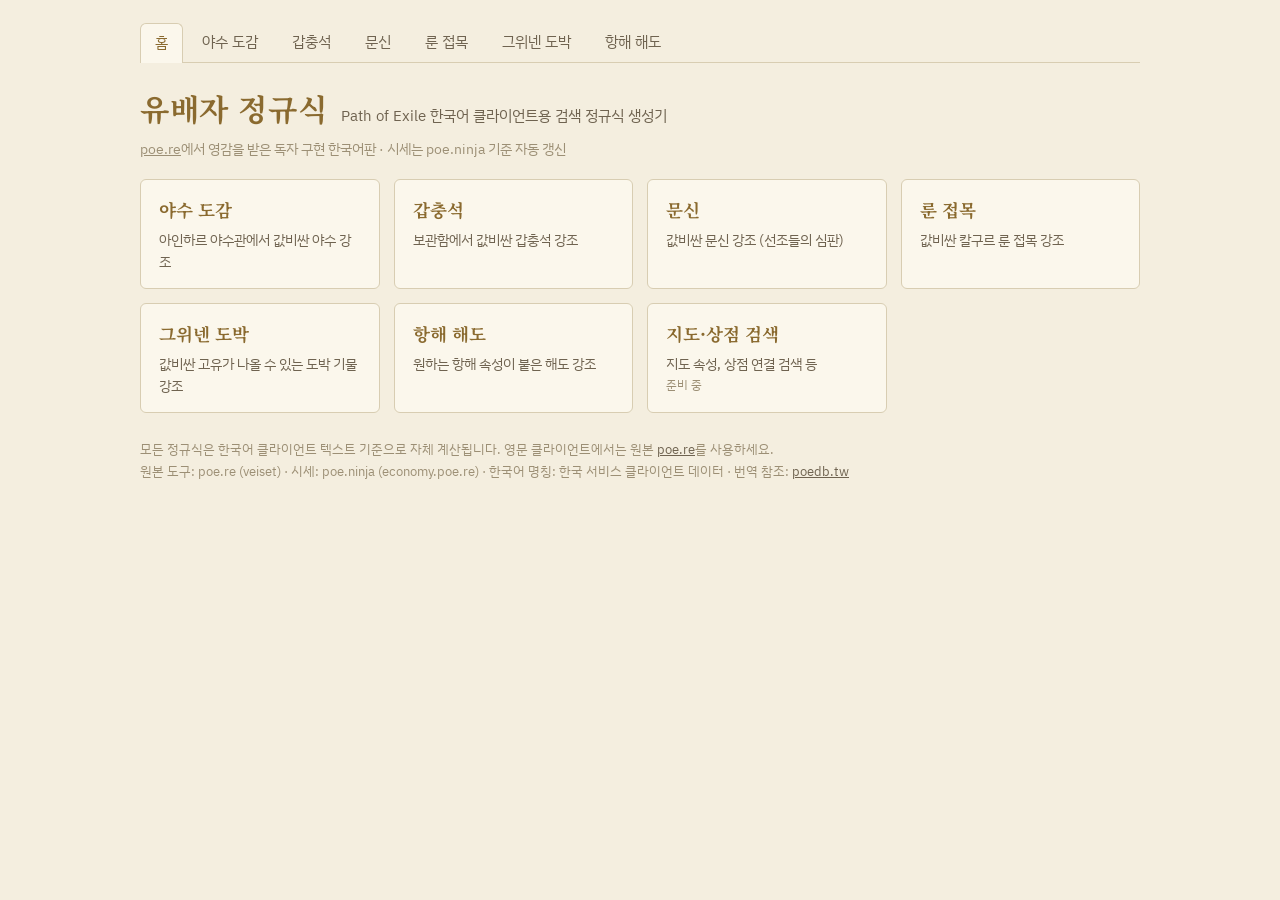
<file: index.html>
<!doctype html>
<html lang="ko">
<head>
<meta charset="utf-8">
<meta name="viewport" content="width=device-width, initial-scale=1.0">
<title>유배자 정규식</title>
<link rel="preconnect" href="https://fonts.googleapis.com">
<link rel="preconnect" href="https://fonts.gstatic.com" crossorigin>
<link rel="stylesheet" href="https://fonts.googleapis.com/css2?family=Noto+Serif+KR:wght@600;700&family=IBM+Plex+Sans+KR:wght@400;500;700&family=IBM+Plex+Mono:wght@400;600&display=swap">
<link rel="stylesheet" href="assets/style.css">
</head>
<body>
<div class="wrap">
<nav class="tabs">
  <a href="index.html" class="on">홈</a>
  <a href="beast.html">야수 도감</a>
  <a href="scarab.html">갑충석</a>
  <a href="tattoo.html">문신</a>
  <a href="runegraft.html">룬 접목</a>
  <a href="expedition.html">그위넨 도박</a>
  <a href="boat.html">항해 해도</a>
</nav>
  <header class="site">
    <h1>유배자 정규식</h1>
    <span class="sub">Path of Exile 한국어 클라이언트용 검색 정규식 생성기</span>
  </header>
  <p class="meta"><a href="https://poe.re">poe.re</a>에서 영감을 받은 독자 구현 한국어판 · 시세는 poe.ninja 기준 자동 갱신</p>
  <div class="cards">
    <a class="card" href="beast.html"><h3>야수 도감</h3><p>아인하르 야수관에서 값비싼 야수 강조</p></a>
    <a class="card" href="scarab.html"><h3>갑충석</h3><p>보관함에서 값비싼 갑충석 강조</p></a>
    <a class="card" href="tattoo.html"><h3>문신</h3><p>값비싼 문신 강조 (선조들의 심판)</p></a>
    <a class="card" href="runegraft.html"><h3>룬 접목</h3><p>값비싼 칼구르 룬 접목 강조</p></a>
    <a class="card" href="expedition.html"><h3>그위넨 도박</h3><p>값비싼 고유가 나올 수 있는 도박 기물 강조</p></a>
    <a class="card" href="boat.html"><h3>항해 해도</h3><p>원하는 항해 속성이 붙은 해도 강조</p></a>
    <div class="card"><h3>지도·상점 검색</h3><p>지도 속성, 상점 연결 검색 등</p><p class="soon">준비 중</p></div>
  </div>
  <footer>
    모든 정규식은 한국어 클라이언트 텍스트 기준으로 자체 계산됩니다. 영문 클라이언트에서는 원본 <a href="https://poe.re">poe.re</a>를 사용하세요.<br>
    원본 도구: poe.re (veiset) · 시세: poe.ninja (economy.poe.re) · 한국어 명칭: 한국 서비스 클라이언트 데이터 · 번역 참조: <a href="https://poedb.tw/kr/">poedb.tw</a>
  </footer>
</div>
</body>
</html>
</file>
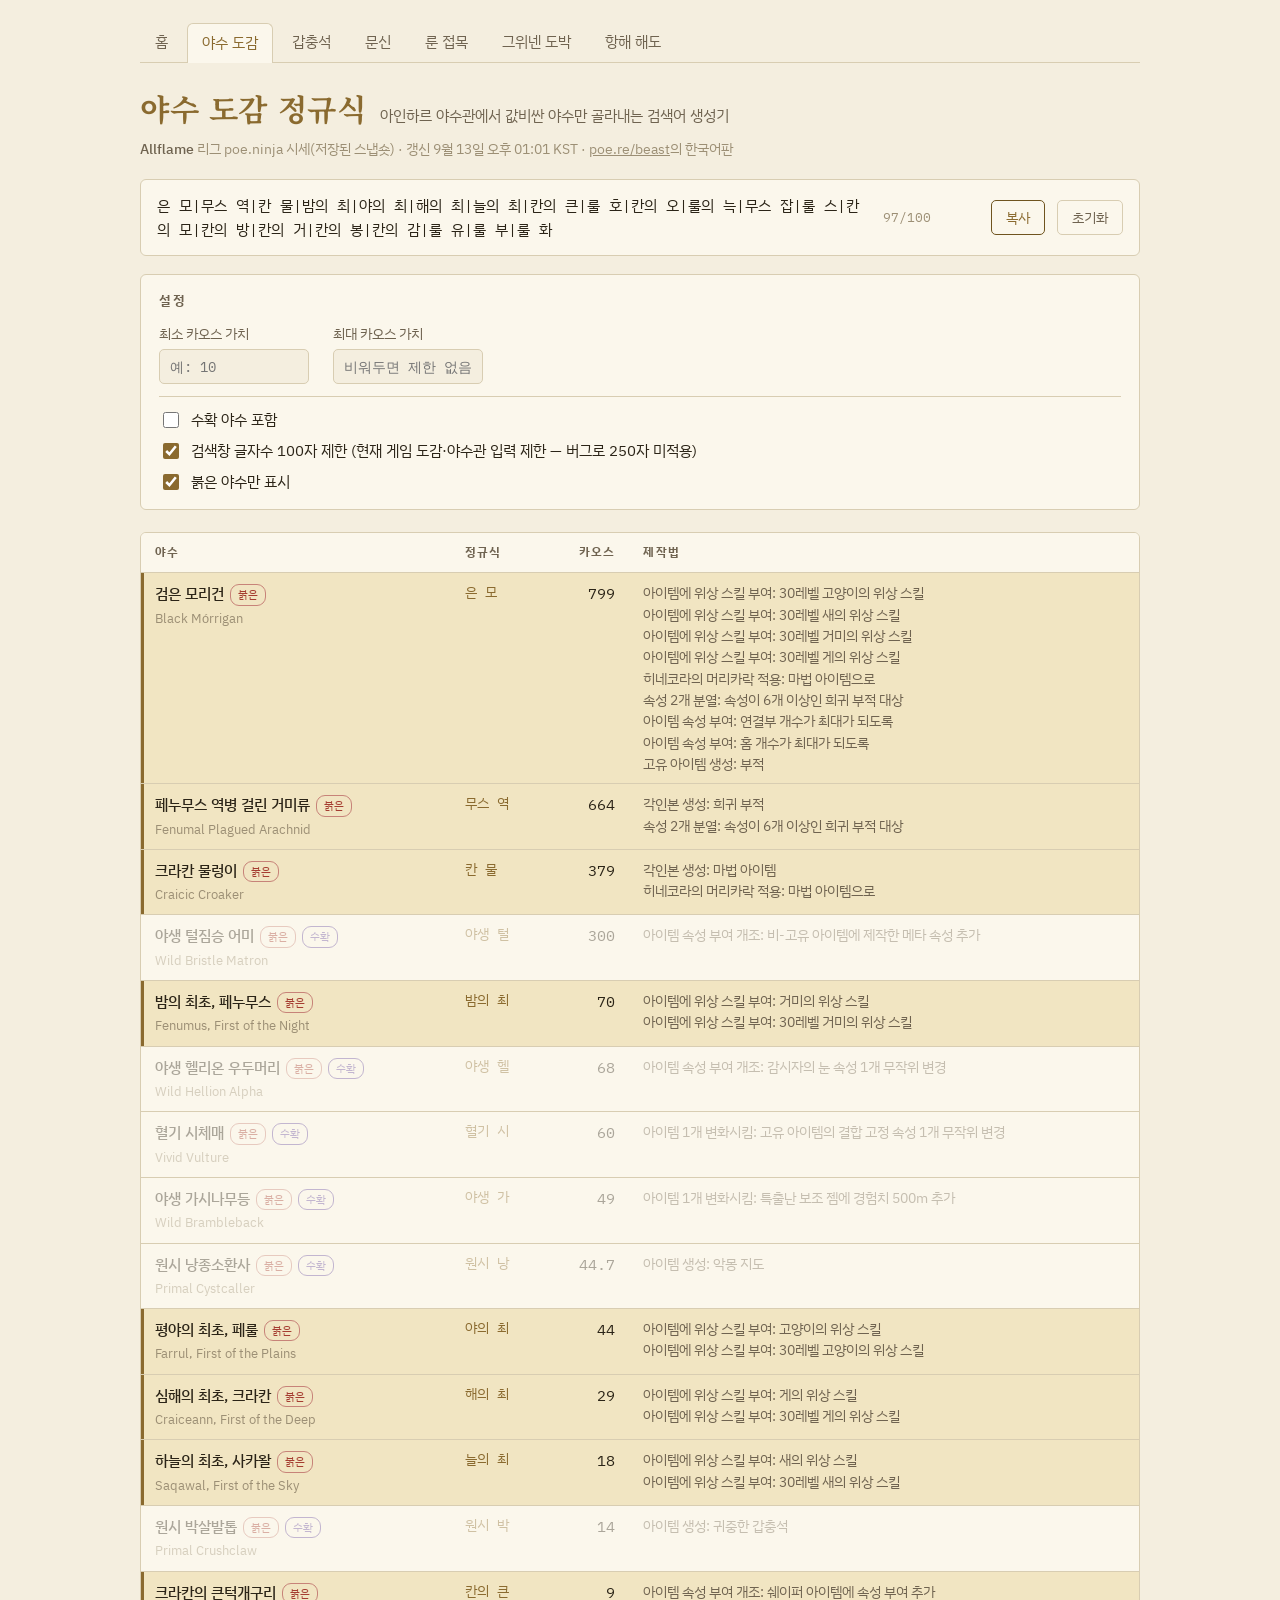
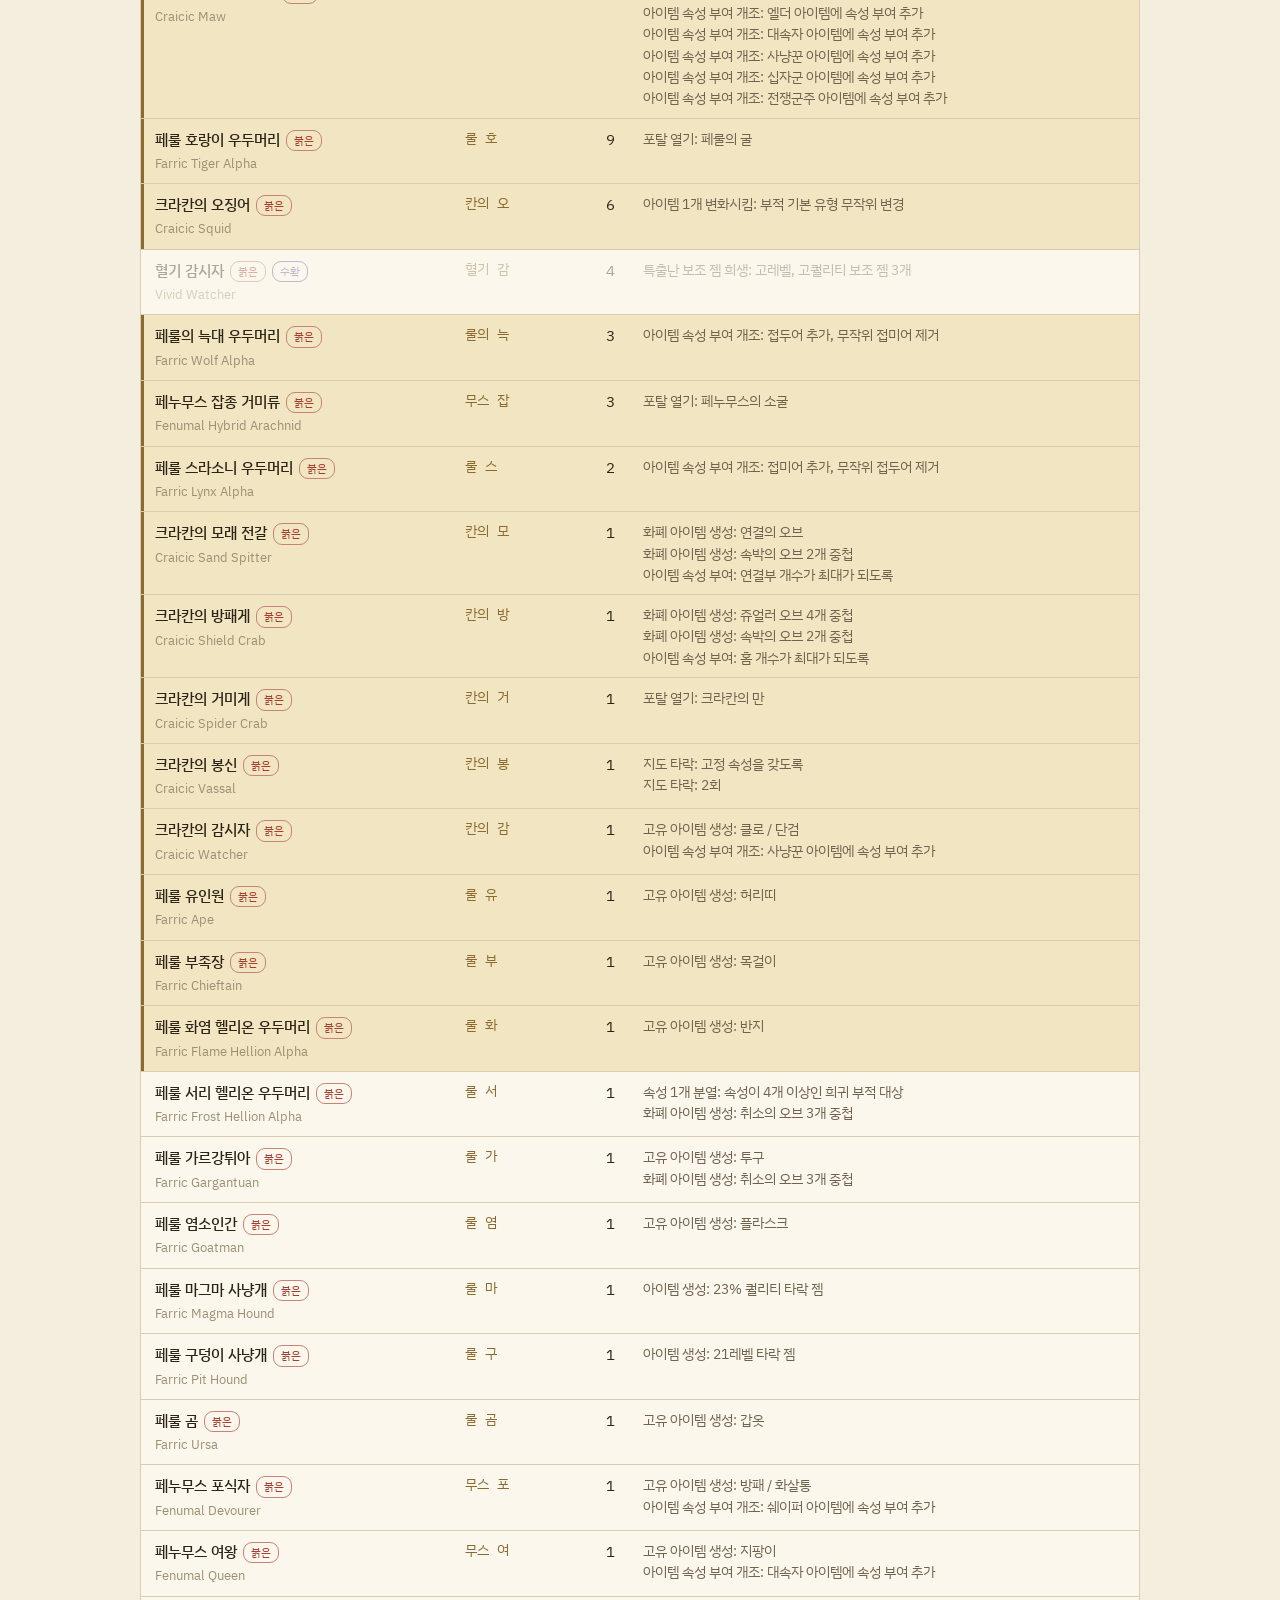
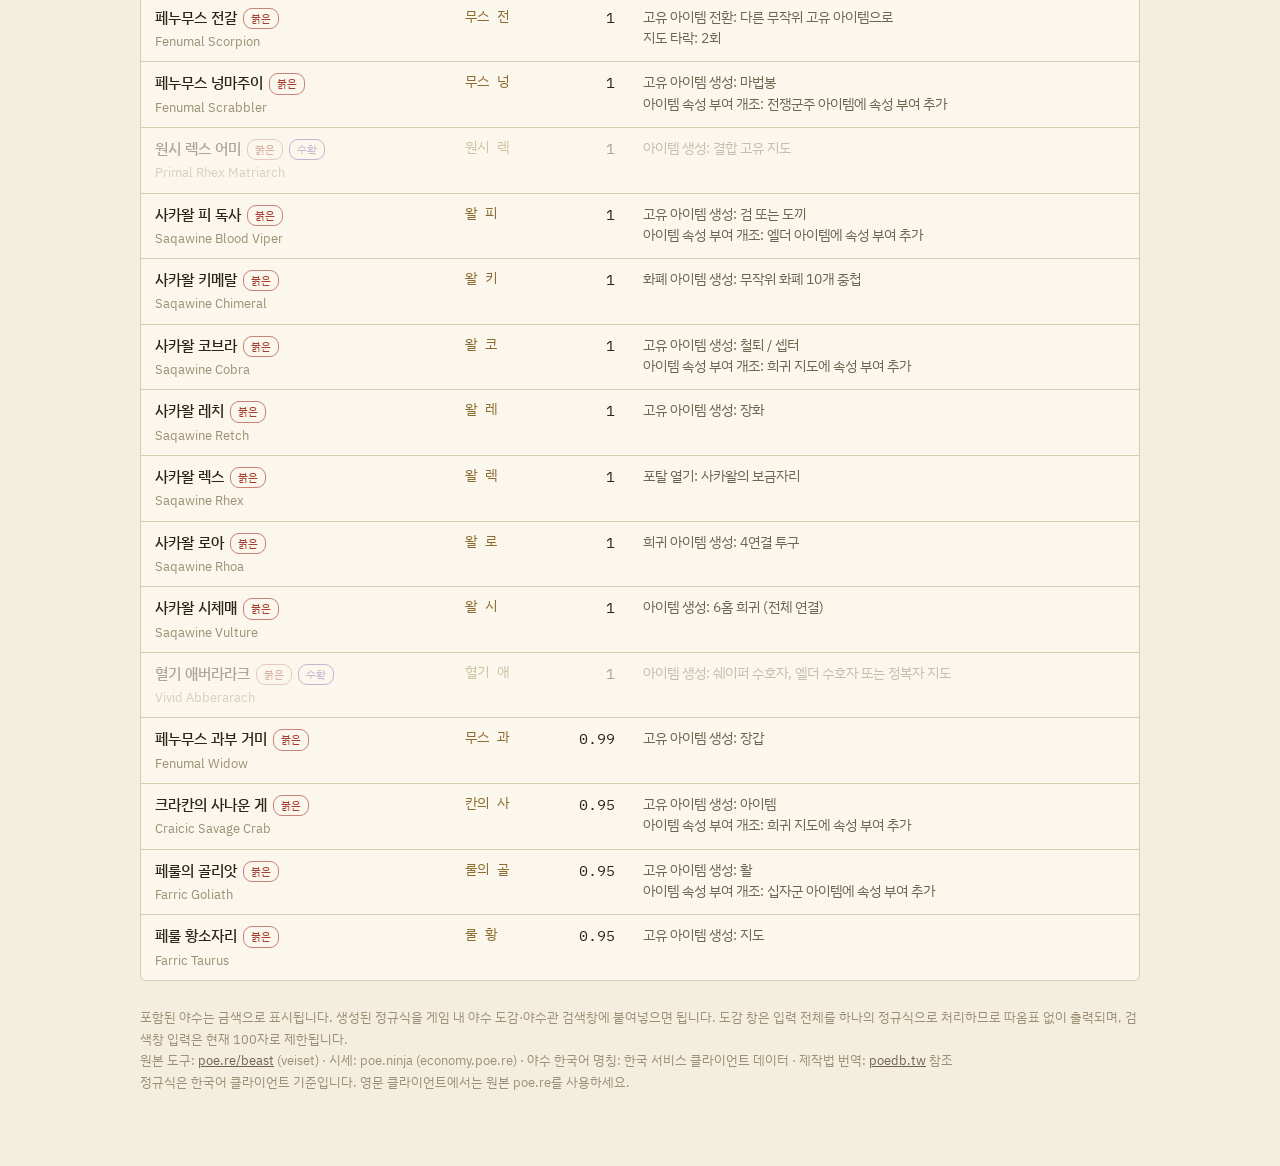
<file: beast.html>
<!doctype html>
<html lang="ko">
<head>
<meta charset="utf-8">
<meta name="viewport" content="width=device-width, initial-scale=1.0">
<title>야수 도감 정규식</title>
<link rel="preconnect" href="https://fonts.googleapis.com">
<link rel="preconnect" href="https://fonts.gstatic.com" crossorigin>
<link rel="stylesheet" href="https://fonts.googleapis.com/css2?family=Noto+Serif+KR:wght@600;700&family=IBM+Plex+Sans+KR:wght@400;500;700&family=IBM+Plex+Mono:wght@400;600&display=swap">
<link rel="stylesheet" href="assets/style.css">
</head>
<body>
<div class="wrap">
<nav class="tabs">
  <a href="index.html">홈</a>
  <a href="beast.html" class="on">야수 도감</a>
  <a href="scarab.html">갑충석</a>
  <a href="tattoo.html">문신</a>
  <a href="runegraft.html">룬 접목</a>
  <a href="expedition.html">그위넨 도박</a>
  <a href="boat.html">항해 해도</a>
</nav>
  <header class="site">
    <h1>야수 도감 정규식</h1>
    <span class="sub">아인하르 야수관에서 값비싼 야수만 골라내는 검색어 생성기</span>
  </header>
  <p class="meta" id="meta">시세 불러오는 중…</p>

  <div class="resultbox">
    <div class="regex" id="out"></div>
    <span class="count" id="count">0/250</span>
    <span class="copied" id="copied">복사됨</span>
    <button id="copy">복사</button>
    <button class="ghost" id="reset">초기화</button>
  </div>

  <div class="panel">
    <h2>설정</h2>
    <div class="fields">
      <div class="field">
        <label for="min">최소 카오스 가치</label>
        <input id="min" type="text" inputmode="numeric" placeholder="예: 10">
      </div>
      <div class="field">
        <label for="max">최대 카오스 가치</label>
        <input id="max" type="text" inputmode="numeric" placeholder="비워두면 제한 없음">
      </div>
    </div>
    <div class="checks">
      <label><input type="checkbox" id="harvest"> 수확 야수 포함</label>
      <label><input type="checkbox" id="menagerie"> 검색창 글자수 100자 제한 (현재 게임 도감·야수관 입력 제한 — 버그로 250자 미적용)</label>
      <label><input type="checkbox" id="redonly"> 붉은 야수만 표시</label>
    </div>
  </div>

  <div class="tablewrap">
    <table>
      <thead>
        <tr><th>야수</th><th>정규식</th><th class="num">카오스</th><th>제작법</th></tr>
      </thead>
      <tbody id="rows"></tbody>
    </table>
  </div>

  <footer>
    포함된 야수는 금색으로 표시됩니다. 생성된 정규식을 게임 내 야수 도감·야수관 검색창에 붙여넣으면 됩니다. 도감 창은 입력 전체를 하나의 정규식으로 처리하므로 따옴표 없이 출력되며, 검색창 입력은 현재 100자로 제한됩니다.<br>
    원본 도구: <a href="https://poe.re/beast">poe.re/beast</a> (veiset) · 시세: poe.ninja (economy.poe.re) · 야수 한국어 명칭: 한국 서비스 클라이언트 데이터 · 제작법 번역: <a href="https://poedb.tw/kr/">poedb.tw</a> 참조<br>
    정규식은 한국어 클라이언트 기준입니다. 영문 클라이언트에서는 원본 poe.re를 사용하세요.
  </footer>
</div>

<script>
const META = [{"en": "Acid Slitherer", "kr": "산성 미끄럼뱀", "regex": "성 미", "recipeKr": "—", "harvest": false, "red": false, "unsafe": false}, {"en": "Adolescent Rhex", "kr": "미숙한 렉스", "regex": "미숙한", "recipeKr": "—", "harvest": false, "red": false, "unsafe": false}, {"en": "Alpine Devil", "kr": "고산 악마", "regex": "산 악", "recipeKr": "—", "harvest": false, "red": false, "unsafe": false}, {"en": "Alpine Shaman", "kr": "고산 주술사", "regex": "산 주", "recipeKr": "—", "harvest": false, "red": false, "unsafe": false}, {"en": "Arakaali's Daughter", "kr": "아라칼리의 딸", "regex": "아라칼", "recipeKr": "—", "harvest": false, "red": false, "unsafe": false}, {"en": "Arctic Wolf", "kr": "한기의 늑대", "regex": "한기의", "recipeKr": "—", "harvest": false, "red": false, "unsafe": false}, {"en": "Armour Cruncher", "kr": "방어구 깨물이", "regex": "방어구", "recipeKr": "—", "harvest": false, "red": false, "unsafe": false}, {"en": "Avalanche Rider", "kr": "사태 기수", "regex": "태 기", "recipeKr": "—", "harvest": false, "red": false, "unsafe": false}, {"en": "Avian Retch", "kr": "구역질나는 새", "regex": "구역질", "recipeKr": "—", "harvest": false, "red": false, "unsafe": false}, {"en": "Barb Serpent", "kr": "가시 독사", "regex": "시 독", "recipeKr": "—", "harvest": false, "red": false, "unsafe": false}, {"en": "Barrow Ape", "kr": "무덤의 유인원", "regex": "무덤의", "recipeKr": "—", "harvest": false, "red": false, "unsafe": false}, {"en": "Bearded Devil", "kr": "염소인간 악마", "regex": "간 악", "recipeKr": "—", "harvest": false, "red": false, "unsafe": false}, {"en": "Bearded Shaman", "kr": "염소인간 주술사", "regex": "간 주", "recipeKr": "—", "harvest": false, "red": false, "unsafe": false}, {"en": "Bearded Skycaller", "kr": "염소인간 하늘소환사", "regex": "간 하", "recipeKr": "—", "harvest": false, "red": false, "unsafe": false}, {"en": "Black Mórrigan", "kr": "검은 모리건", "regex": "은 모", "recipeKr": "아이템에 위상 스킬 부여: 30레벨 고양이의 위상 스킬<br>아이템에 위상 스킬 부여: 30레벨 새의 위상 스킬<br>아이템에 위상 스킬 부여: 30레벨 거미의 위상 스킬<br>아이템에 위상 스킬 부여: 30레벨 게의 위상 스킬<br>히네코라의 머리카락 적용: 마법 아이템으로<br>속성 2개 분열: 속성이 6개 이상인 희귀 부적 대상<br>아이템 속성 부여: 연결부 개수가 최대가 되도록<br>아이템 속성 부여: 홈 개수가 최대가 되도록<br>고유 아이템 생성: 부적", "harvest": false, "red": true, "unsafe": false}, {"en": "Black Scorpion", "kr": "검은 전갈", "regex": "은 전", "recipeKr": "—", "harvest": false, "red": false, "unsafe": false}, {"en": "Bleached Crawler", "kr": "백색 파행 벌레", "regex": "색 파", "recipeKr": "—", "harvest": false, "red": false, "unsafe": false}, {"en": "Blood Ape", "kr": "피의 유인원", "regex": "피의 유", "recipeKr": "—", "harvest": false, "red": false, "unsafe": false}, {"en": "Blood Chieftain", "kr": "피의 부족장", "regex": "피의 부", "recipeKr": "—", "harvest": false, "red": false, "unsafe": false}, {"en": "Bone Cruncher", "kr": "뼈 깨물이", "regex": "뼈 깨", "recipeKr": "—", "harvest": false, "red": false, "unsafe": false}, {"en": "Bone Rhoa", "kr": "뼈 로아", "regex": "뼈 로", "recipeKr": "—", "harvest": false, "red": false, "unsafe": false}, {"en": "Bramble Cobra", "kr": "가시나무 코브라", "regex": "무 코", "recipeKr": "—", "harvest": false, "red": false, "unsafe": false}, {"en": "Brine Vassal", "kr": "염수의 봉신", "regex": "염수의", "recipeKr": "—", "harvest": false, "red": false, "unsafe": false}, {"en": "Brooding Tarantula", "kr": "음울한 타란툴라", "regex": "음울한", "recipeKr": "—", "harvest": false, "red": false, "unsafe": false}, {"en": "Carnage Ape", "kr": "학살의 유인원", "regex": "살의 유", "recipeKr": "—", "harvest": false, "red": false, "unsafe": false}, {"en": "Carnage Chieftain", "kr": "학살의 부족장", "regex": "살의 부", "recipeKr": "—", "harvest": false, "red": false, "unsafe": false}, {"en": "Carrion Burrower", "kr": "부패하는 굴착자", "regex": "는 굴", "recipeKr": "—", "harvest": false, "red": false, "unsafe": false}, {"en": "Carrion Queen", "kr": "부패하는 여왕", "regex": "는 여", "recipeKr": "—", "harvest": false, "red": false, "unsafe": false}, {"en": "Carrion Swarmer", "kr": "부패하는 무리", "regex": "는 무", "recipeKr": "—", "harvest": false, "red": false, "unsafe": false}, {"en": "Cave Beast", "kr": "동굴 야수", "regex": "굴 야", "recipeKr": "—", "harvest": false, "red": false, "unsafe": false}, {"en": "Cave Skitterer", "kr": "동굴 잽싼거미", "regex": "굴 잽", "recipeKr": "—", "harvest": false, "red": false, "unsafe": false}, {"en": "Cavern Drifter", "kr": "암굴 떠돌이", "regex": "굴 떠", "recipeKr": "—", "harvest": false, "red": false, "unsafe": false}, {"en": "Chimeric Croaker", "kr": "키메라 물렁이", "regex": "키메라", "recipeKr": "—", "harvest": false, "red": false, "unsafe": false}, {"en": "Chrome-infused Chimeral", "kr": "크롬 주입 키메랄", "regex": "입 키", "recipeKr": "—", "harvest": false, "red": false, "unsafe": false}, {"en": "Chrome-infused Croaker", "kr": "크롬 주입 물렁이", "regex": "입 물", "recipeKr": "—", "harvest": false, "red": false, "unsafe": false}, {"en": "Chrome-infused Goliath", "kr": "크롬 주입 골리앗", "regex": "입 골", "recipeKr": "—", "harvest": false, "red": false, "unsafe": false}, {"en": "Chrome-touched Chimeral", "kr": "크롬 도금 키메랄", "regex": "금 키", "recipeKr": "—", "harvest": false, "red": false, "unsafe": false}, {"en": "Chrome-touched Croaker", "kr": "크롬 도금 물렁이", "regex": "금 물", "recipeKr": "—", "harvest": false, "red": false, "unsafe": false}, {"en": "Chrome-touched Goliath", "kr": "크롬 도금 골리앗", "regex": "금 골", "recipeKr": "—", "harvest": false, "red": false, "unsafe": false}, {"en": "Colossus Crusher", "kr": "초대형 타쇄자", "regex": "초대형", "recipeKr": "—", "harvest": false, "red": false, "unsafe": false}, {"en": "Corrupted Arach", "kr": "타락한 거미", "regex": "한 거", "recipeKr": "—", "harvest": false, "red": false, "unsafe": false}, {"en": "Corrupted Beast", "kr": "타락한 야수", "regex": "한 야", "recipeKr": "—", "harvest": false, "red": false, "unsafe": false}, {"en": "Corrupted Rhoa", "kr": "타락한 로아", "regex": "한 로", "recipeKr": "—", "harvest": false, "red": false, "unsafe": false}, {"en": "Corrupted Spitter", "kr": "타락한 전갈", "regex": "한 전", "recipeKr": "—", "harvest": false, "red": false, "unsafe": false}, {"en": "Craiceann, First of the Deep", "kr": "심해의 최초, 크라칸", "regex": "해의 최", "recipeKr": "아이템에 위상 스킬 부여: 게의 위상 스킬<br>아이템에 위상 스킬 부여: 30레벨 게의 위상 스킬", "harvest": false, "red": true, "unsafe": false}, {"en": "Craicic Croaker", "kr": "크라칸 물렁이", "regex": "칸 물", "recipeKr": "각인본 생성: 마법 아이템<br>히네코라의 머리카락 적용: 마법 아이템으로", "harvest": false, "red": true, "unsafe": false}, {"en": "Craicic Maw", "kr": "크라칸의 큰턱개구리", "regex": "칸의 큰", "recipeKr": "아이템 속성 부여 개조: 쉐이퍼 아이템에 속성 부여 추가<br>아이템 속성 부여 개조: 엘더 아이템에 속성 부여 추가<br>아이템 속성 부여 개조: 대속자 아이템에 속성 부여 추가<br>아이템 속성 부여 개조: 사냥꾼 아이템에 속성 부여 추가<br>아이템 속성 부여 개조: 십자군 아이템에 속성 부여 추가<br>아이템 속성 부여 개조: 전쟁군주 아이템에 속성 부여 추가", "harvest": false, "red": true, "unsafe": false}, {"en": "Craicic Sand Spitter", "kr": "크라칸의 모래 전갈", "regex": "칸의 모", "recipeKr": "화폐 아이템 생성: 연결의 오브<br>화폐 아이템 생성: 속박의 오브 2개 중첩<br>아이템 속성 부여: 연결부 개수가 최대가 되도록", "harvest": false, "red": true, "unsafe": false}, {"en": "Craicic Savage Crab", "kr": "크라칸의 사나운 게", "regex": "칸의 사", "recipeKr": "고유 아이템 생성: 아이템<br>아이템 속성 부여 개조: 희귀 지도에 속성 부여 추가", "harvest": false, "red": true, "unsafe": false}, {"en": "Craicic Shield Crab", "kr": "크라칸의 방패게", "regex": "칸의 방", "recipeKr": "화폐 아이템 생성: 쥬얼러 오브 4개 중첩<br>화폐 아이템 생성: 속박의 오브 2개 중첩<br>아이템 속성 부여: 홈 개수가 최대가 되도록", "harvest": false, "red": true, "unsafe": false}, {"en": "Craicic Spider Crab", "kr": "크라칸의 거미게", "regex": "칸의 거", "recipeKr": "포탈 열기: 크라칸의 만", "harvest": false, "red": true, "unsafe": false}, {"en": "Craicic Squid", "kr": "크라칸의 오징어", "regex": "칸의 오", "recipeKr": "아이템 1개 변화시킴: 부적 기본 유형 무작위 변경", "harvest": false, "red": true, "unsafe": false}, {"en": "Craicic Vassal", "kr": "크라칸의 봉신", "regex": "칸의 봉", "recipeKr": "지도 타락: 고정 속성을 갖도록<br>지도 타락: 2회", "harvest": false, "red": true, "unsafe": false}, {"en": "Craicic Watcher", "kr": "크라칸의 감시자", "regex": "칸의 감", "recipeKr": "고유 아이템 생성: 클로 / 단검<br>아이템 속성 부여 개조: 사냥꾼 아이템에 속성 부여 추가", "harvest": false, "red": true, "unsafe": false}, {"en": "Crustacean Sniper", "kr": "갑각류 저격충", "regex": "류 저", "recipeKr": "—", "harvest": false, "red": false, "unsafe": false}, {"en": "Crypt Ambusher", "kr": "지하실 매복자", "regex": "실 매", "recipeKr": "—", "harvest": false, "red": false, "unsafe": false}, {"en": "Crypt Weaver", "kr": "지하실 직공", "regex": "실 직", "recipeKr": "—", "harvest": false, "red": false, "unsafe": false}, {"en": "Cursed Spawn", "kr": "저주받은 유충", "regex": "저주받", "recipeKr": "—", "harvest": false, "red": false, "unsafe": false}, {"en": "Deep Crustacean", "kr": "심층 갑각류", "regex": "층 갑", "recipeKr": "—", "harvest": false, "red": false, "unsafe": false}, {"en": "Devourer", "kr": "포식자", "regex": "포식자", "recipeKr": "—", "harvest": false, "red": false, "unsafe": false, "guards": [{"t": "칸의 모", "en": "Craicic Sand Spitter"}, {"t": "류 저", "en": "Crustacean Sniper"}, {"t": "무스 포", "en": "Fenumal Devourer"}, {"t": "화강암", "en": "Granite Eater"}, {"t": "갈 포", "en": "Gravel Eater"}, {"t": "흑요석", "en": "Obsidian Eater"}, {"t": "오염된", "en": "Sewage Crawler"}, {"t": "대 포", "en": "Ancient Devourer"}, {"t": "화석 포", "en": "Fossil Eater"}]}, {"en": "Dirt Scrabbler", "kr": "흙 넝마주이", "regex": "흙 넝", "recipeKr": "—", "harvest": false, "red": false, "unsafe": false}, {"en": "Dread Primate", "kr": "공포의 영장류", "regex": "공포의", "recipeKr": "—", "harvest": false, "red": false, "unsafe": false}, {"en": "Dune Hellion", "kr": "사구 헬리온", "regex": "구 헬", "recipeKr": "—", "harvest": false, "red": false, "unsafe": false}, {"en": "Dust Scrabbler", "kr": "먼지 넝마주이", "regex": "지 넝", "recipeKr": "—", "harvest": false, "red": false, "unsafe": false}, {"en": "Enraptured Arachnid", "kr": "도취된 거미류", "regex": "된 거", "recipeKr": "—", "harvest": false, "red": false, "unsafe": false}, {"en": "Enraptured Beast", "kr": "도취된 야수", "regex": "된 야", "recipeKr": "—", "harvest": false, "red": false, "unsafe": false}, {"en": "Enraptured Crab", "kr": "도취된 게", "regex": "취된 게", "recipeKr": "—", "harvest": false, "red": false, "unsafe": false}, {"en": "Enslaved Hellion", "kr": "노예 헬리온", "regex": "예 헬", "recipeKr": "—", "harvest": false, "red": false, "unsafe": false}, {"en": "Escaped Rhex", "kr": "탈출한 렉스", "regex": "탈출한", "recipeKr": "—", "harvest": false, "red": false, "unsafe": false}, {"en": "Farric Ape", "kr": "페룰 유인원", "regex": "룰 유", "recipeKr": "고유 아이템 생성: 허리띠", "harvest": false, "red": true, "unsafe": false}, {"en": "Farric Chieftain", "kr": "페룰 부족장", "regex": "룰 부", "recipeKr": "고유 아이템 생성: 목걸이", "harvest": false, "red": true, "unsafe": false}, {"en": "Farric Flame Hellion Alpha", "kr": "페룰 화염 헬리온 우두머리", "regex": "룰 화", "recipeKr": "고유 아이템 생성: 반지", "harvest": false, "red": true, "unsafe": false}, {"en": "Farric Frost Hellion Alpha", "kr": "페룰 서리 헬리온 우두머리", "regex": "룰 서", "recipeKr": "속성 1개 분열: 속성이 4개 이상인 희귀 부적 대상<br>화폐 아이템 생성: 취소의 오브 3개 중첩", "harvest": false, "red": true, "unsafe": false}, {"en": "Farric Gargantuan", "kr": "페룰 가르강튀아", "regex": "룰 가", "recipeKr": "고유 아이템 생성: 투구<br>화폐 아이템 생성: 취소의 오브 3개 중첩", "harvest": false, "red": true, "unsafe": false}, {"en": "Farric Goatman", "kr": "페룰 염소인간", "regex": "룰 염", "recipeKr": "고유 아이템 생성: 플라스크", "harvest": false, "red": true, "unsafe": false}, {"en": "Farric Goliath", "kr": "페룰의 골리앗", "regex": "룰의 골", "recipeKr": "고유 아이템 생성: 활<br>아이템 속성 부여 개조: 십자군 아이템에 속성 부여 추가", "harvest": false, "red": true, "unsafe": false}, {"en": "Farric Lynx Alpha", "kr": "페룰 스라소니 우두머리", "regex": "룰 스", "recipeKr": "아이템 속성 부여 개조: 접미어 추가, 무작위 접두어 제거", "harvest": false, "red": true, "unsafe": false}, {"en": "Farric Magma Hound", "kr": "페룰 마그마 사냥개", "regex": "룰 마", "recipeKr": "아이템 생성: 23% 퀄리티 타락 젬", "harvest": false, "red": true, "unsafe": false}, {"en": "Farric Pit Hound", "kr": "페룰 구덩이 사냥개", "regex": "룰 구", "recipeKr": "아이템 생성: 21레벨 타락 젬", "harvest": false, "red": true, "unsafe": false}, {"en": "Farric Taurus", "kr": "페룰 황소자리", "regex": "룰 황", "recipeKr": "고유 아이템 생성: 지도", "harvest": false, "red": true, "unsafe": false}, {"en": "Farric Tiger Alpha", "kr": "페룰 호랑이 우두머리", "regex": "룰 호", "recipeKr": "포탈 열기: 페룰의 굴", "harvest": false, "red": true, "unsafe": false}, {"en": "Farric Ursa", "kr": "페룰 곰", "regex": "룰 곰", "recipeKr": "고유 아이템 생성: 갑옷", "harvest": false, "red": true, "unsafe": false}, {"en": "Farric Wolf Alpha", "kr": "페룰의 늑대 우두머리", "regex": "룰의 늑", "recipeKr": "아이템 속성 부여 개조: 접두어 추가, 무작위 접미어 제거", "harvest": false, "red": true, "unsafe": false}, {"en": "Farrul, First of the Plains", "kr": "평야의 최초, 페룰", "regex": "야의 최", "recipeKr": "아이템에 위상 스킬 부여: 고양이의 위상 스킬<br>아이템에 위상 스킬 부여: 30레벨 고양이의 위상 스킬", "harvest": false, "red": true, "unsafe": false}, {"en": "Fenumal Devourer", "kr": "페누무스 포식자", "regex": "무스 포", "recipeKr": "고유 아이템 생성: 방패 / 화살통<br>아이템 속성 부여 개조: 쉐이퍼 아이템에 속성 부여 추가", "harvest": false, "red": true, "unsafe": false}, {"en": "Fenumal Hybrid Arachnid", "kr": "페누무스 잡종 거미류", "regex": "무스 잡", "recipeKr": "포탈 열기: 페누무스의 소굴", "harvest": false, "red": true, "unsafe": false}, {"en": "Fenumal Plagued Arachnid", "kr": "페누무스 역병 걸린 거미류", "regex": "무스 역", "recipeKr": "각인본 생성: 희귀 부적<br>속성 2개 분열: 속성이 6개 이상인 희귀 부적 대상", "harvest": false, "red": true, "unsafe": false}, {"en": "Fenumal Queen", "kr": "페누무스 여왕", "regex": "무스 여", "recipeKr": "고유 아이템 생성: 지팡이<br>아이템 속성 부여 개조: 대속자 아이템에 속성 부여 추가", "harvest": false, "red": true, "unsafe": false}, {"en": "Fenumal Scorpion", "kr": "페누무스 전갈", "regex": "무스 전", "recipeKr": "고유 아이템 전환: 다른 무작위 고유 아이템으로<br>지도 타락: 2회", "harvest": false, "red": true, "unsafe": false}, {"en": "Fenumal Scrabbler", "kr": "페누무스 넝마주이", "regex": "무스 넝", "recipeKr": "고유 아이템 생성: 마법봉<br>아이템 속성 부여 개조: 전쟁군주 아이템에 속성 부여 추가", "harvest": false, "red": true, "unsafe": false}, {"en": "Fenumal Widow", "kr": "페누무스 과부 거미", "regex": "무스 과", "recipeKr": "고유 아이템 생성: 장갑", "harvest": false, "red": true, "unsafe": false}, {"en": "Fenumus, First of the Night", "kr": "밤의 최초, 페누무스", "regex": "밤의 최", "recipeKr": "아이템에 위상 스킬 부여: 거미의 위상 스킬<br>아이템에 위상 스킬 부여: 30레벨 거미의 위상 스킬", "harvest": false, "red": true, "unsafe": false}, {"en": "Feral Chimeral", "kr": "야생 키메랄", "regex": "생 키", "recipeKr": "—", "harvest": false, "red": false, "unsafe": false}, {"en": "Feral Fowl", "kr": "야생닭", "regex": "야생닭", "recipeKr": "—", "harvest": false, "red": false, "unsafe": false}, {"en": "Fetid Maw", "kr": "악취 나는 큰턱개구리", "regex": "취 나", "recipeKr": "—", "harvest": false, "red": false, "unsafe": false}, {"en": "Fighting Bull", "kr": "싸움소", "regex": "싸움소", "recipeKr": "—", "harvest": false, "red": false, "unsafe": false}, {"en": "Filth Maw", "kr": "오물 큰턱개구리", "regex": "물 큰", "recipeKr": "—", "harvest": false, "red": false, "unsafe": false}, {"en": "Flame Hellion", "kr": "화염 헬리온", "regex": "화염 헬리온", "recipeKr": "—", "harvest": false, "red": false, "unsafe": false, "guards": [{"t": "룰 화", "en": "Farric Flame Hellion Alpha"}]}, {"en": "Forest Beast", "kr": "숲 야수", "regex": "숲 야", "recipeKr": "—", "harvest": false, "red": false, "unsafe": false}, {"en": "Freezing Wolf", "kr": "동결 늑대", "regex": "결 늑", "recipeKr": "—", "harvest": false, "red": false, "unsafe": false}, {"en": "Fury Hound", "kr": "광분한 사냥개", "regex": "광분한", "recipeKr": "—", "harvest": false, "red": false, "unsafe": false}, {"en": "Glade Mamba", "kr": "풀숲 큰독사", "regex": "숲 큰", "recipeKr": "—", "harvest": false, "red": false, "unsafe": false}, {"en": "Gluttonous Gull", "kr": "걸신들린 갈매기", "regex": "걸신들", "recipeKr": "—", "harvest": false, "red": false, "unsafe": false}, {"en": "Goatman", "kr": "염소인간", "regex": "염소인간", "recipeKr": "—", "harvest": false, "red": false, "unsafe": false, "guards": [{"t": "간 악", "en": "Bearded Devil"}, {"t": "간 주", "en": "Bearded Shaman"}, {"t": "간 하", "en": "Bearded Skycaller"}, {"t": "룰 염", "en": "Farric Goatman"}, {"t": "간 방", "en": "Goatman Fire-raiser"}, {"t": "간 주", "en": "Goatman Shaman"}, {"t": "간 반", "en": "Goatman Stomper"}, {"t": "은 염", "en": "Elder-Blessed Goatman"}]}, {"en": "Goatman Fire-raiser", "kr": "염소인간 방화범", "regex": "간 방", "recipeKr": "—", "harvest": false, "red": false, "unsafe": false}, {"en": "Goatman Shaman", "kr": "염소인간 주술사", "regex": "간 주", "recipeKr": "—", "harvest": false, "red": false, "unsafe": false}, {"en": "Goatman Stomper", "kr": "염소인간 반항자", "regex": "간 반", "recipeKr": "—", "harvest": false, "red": false, "unsafe": false}, {"en": "Granite Eater", "kr": "화강암 포식자", "regex": "화강암", "recipeKr": "—", "harvest": false, "red": false, "unsafe": false}, {"en": "Gravel Eater", "kr": "자갈 포식자", "regex": "갈 포", "recipeKr": "—", "harvest": false, "red": false, "unsafe": false}, {"en": "Grazing Taurus", "kr": "식사하는 황소자리", "regex": "식사하", "recipeKr": "—", "harvest": false, "red": false, "unsafe": false}, {"en": "Hairy Bonecruncher", "kr": "털투성이 뼈깨물이", "regex": "털투성", "recipeKr": "—", "harvest": false, "red": false, "unsafe": false}, {"en": "Hatchling", "kr": "새끼거미", "regex": "새끼거", "recipeKr": "—", "harvest": false, "red": false, "unsafe": false}, {"en": "Hill Devil", "kr": "언덕 악마", "regex": "덕 악", "recipeKr": "—", "harvest": false, "red": false, "unsafe": false}, {"en": "Host Adder", "kr": "숙주 살무사", "regex": "주 살", "recipeKr": "—", "harvest": false, "red": false, "unsafe": false}, {"en": "Host Chieftain", "kr": "숙주 부족장", "regex": "주 부", "recipeKr": "—", "harvest": false, "red": false, "unsafe": false}, {"en": "Host Cobra", "kr": "숙주 코브라", "regex": "주 코", "recipeKr": "—", "harvest": false, "red": false, "unsafe": false}, {"en": "Hybrid Arachnid", "kr": "잡종 거미류", "regex": "잡종 거미류", "recipeKr": "—", "harvest": false, "red": false, "unsafe": false, "guards": [{"t": "무스 잡", "en": "Fenumal Hybrid Arachnid"}]}, {"en": "Infested Ape", "kr": "감염된 유인원", "regex": "된 유", "recipeKr": "—", "harvest": false, "red": false, "unsafe": false}, {"en": "Infested Crab", "kr": "감염된 게", "regex": "염된 게", "recipeKr": "—", "harvest": false, "red": false, "unsafe": false}, {"en": "Infested Crawler", "kr": "감염된 파행 벌레", "regex": "감염된 파", "recipeKr": "—", "harvest": false, "red": false, "unsafe": false}, {"en": "Infested Maw", "kr": "감염된 큰턱개구리", "regex": "된 큰", "recipeKr": "—", "harvest": false, "red": false, "unsafe": false}, {"en": "Infested Rhoa", "kr": "감염된 로아", "regex": "된 로", "recipeKr": "—", "harvest": false, "red": false, "unsafe": false}, {"en": "Infested Serpent", "kr": "감염된 독사", "regex": "된 독", "recipeKr": "—", "harvest": false, "red": false, "unsafe": false}, {"en": "Infested Skitterer", "kr": "감염된 잽싼거미", "regex": "된 잽", "recipeKr": "—", "harvest": false, "red": false, "unsafe": false}, {"en": "Infested Tunnelfiend", "kr": "감염된 터널마귀", "regex": "된 터", "recipeKr": "—", "harvest": false, "red": false, "unsafe": false}, {"en": "Infested Ursa", "kr": "감염된 곰", "regex": "된 곰", "recipeKr": "—", "harvest": false, "red": false, "unsafe": false}, {"en": "Infested Vulture", "kr": "감염된 시체매", "regex": "된 시", "recipeKr": "—", "harvest": false, "red": false, "unsafe": false}, {"en": "Ink Spinner", "kr": "잉크 거미", "regex": "크 거", "recipeKr": "—", "harvest": false, "red": false, "unsafe": false}, {"en": "Leaping Spider", "kr": "도약 거미", "regex": "약 거", "recipeKr": "—", "harvest": false, "red": false, "unsafe": false}, {"en": "Lowlands Hopper", "kr": "저지대 깡총이", "regex": "저지대", "recipeKr": "—", "harvest": false, "red": false, "unsafe": false}, {"en": "Lurking Venom", "kr": "도사리는 독액", "regex": "도사리", "recipeKr": "—", "harvest": false, "red": false, "unsafe": false}, {"en": "Maternal Rhex", "kr": "어미 렉스", "regex": "미 렉", "recipeKr": "—", "harvest": false, "red": false, "unsafe": false}, {"en": "Merveil's Attendant", "kr": "머베일의 수행원", "regex": "수행원", "recipeKr": "—", "harvest": false, "red": false, "unsafe": false}, {"en": "Merveil's Blessed", "kr": "머베일에 축복받은 자", "regex": "에 축", "recipeKr": "—", "harvest": false, "red": false, "unsafe": false}, {"en": "Merveil's Chosen", "kr": "머베일에 선택받은 자", "regex": "에 선", "recipeKr": "—", "harvest": false, "red": false, "unsafe": false}, {"en": "Merveil's Daughter", "kr": "머베일의 딸", "regex": "일의 딸", "recipeKr": "—", "harvest": false, "red": false, "unsafe": false}, {"en": "Merveil's Favoured", "kr": "머베일의 총애자", "regex": "의 총", "recipeKr": "—", "harvest": false, "red": false, "unsafe": false}, {"en": "Merveil's Retainer", "kr": "머베일의 신하", "regex": "의 신", "recipeKr": "—", "harvest": false, "red": false, "unsafe": false}, {"en": "Mindless Scavenger", "kr": "무심한 청소부", "regex": "무심한", "recipeKr": "—", "harvest": false, "red": false, "unsafe": false}, {"en": "Mountain Hellion", "kr": "산맥 헬리온", "regex": "산맥 헬리온", "recipeKr": "—", "harvest": false, "red": false, "unsafe": false, "guards": [{"t": "맥 헬리온 우", "en": "Mountain Hellion Alpha"}]}, {"en": "Mountain Hellion Alpha", "kr": "산맥 헬리온 우두머리", "regex": "맥 헬리온 우", "recipeKr": "—", "harvest": false, "red": false, "unsafe": false}, {"en": "Mountain Lynx", "kr": "산맥 스라소니", "regex": "맥 스", "recipeKr": "—", "harvest": false, "red": false, "unsafe": false}, {"en": "Murk Runner", "kr": "암흑 질주자", "regex": "흑 질", "recipeKr": "—", "harvest": false, "red": false, "unsafe": false}, {"en": "Mutant Arach", "kr": "변종 거미", "regex": "변종 거", "recipeKr": "—", "harvest": false, "red": false, "unsafe": false}, {"en": "Night Adder", "kr": "밤 살무사", "regex": "밤 살", "recipeKr": "—", "harvest": false, "red": false, "unsafe": false}, {"en": "Noxious Tarantula", "kr": "유독성 타란툴라", "regex": "유독성", "recipeKr": "—", "harvest": false, "red": false, "unsafe": false}, {"en": "Obsidian Eater", "kr": "흑요석 포식자", "regex": "흑요석", "recipeKr": "—", "harvest": false, "red": false, "unsafe": false}, {"en": "Parasite", "kr": "기생충", "regex": "기생충", "recipeKr": "—", "harvest": false, "red": false, "unsafe": false, "guards": [{"t": "금 기", "en": "Plated Parasite"}, {"t": "굶주린", "en": "Ravenous Parasite"}, {"t": "는 기", "en": "Spitting Parasite"}, {"t": "한 기", "en": "Vicious Parasite"}]}, {"en": "Pitbull Demon", "kr": "투견 악마", "regex": "견 악", "recipeKr": "—", "harvest": false, "red": false, "unsafe": false}, {"en": "Plagued Arachnid", "kr": "역병 걸린 거미류", "regex": "역병 걸린 거미류", "recipeKr": "—", "harvest": false, "red": false, "unsafe": false, "guards": [{"t": "무스 역", "en": "Fenumal Plagued Arachnid"}]}, {"en": "Plated Parasite", "kr": "판금 기생충", "regex": "금 기", "recipeKr": "—", "harvest": false, "red": false, "unsafe": false}, {"en": "Plumed Chimeral", "kr": "깃털 키메랄", "regex": "털 키", "recipeKr": "—", "harvest": false, "red": false, "unsafe": false}, {"en": "Plummeting Ursa", "kr": "곤두박질 곰", "regex": "곤두박", "recipeKr": "—", "harvest": false, "red": false, "unsafe": false}, {"en": "Porcupine Goliath", "kr": "호저 골리앗", "regex": "저 골", "recipeKr": "—", "harvest": false, "red": false, "unsafe": false}, {"en": "Predatory Scorpion", "kr": "육식 전갈", "regex": "식 전", "recipeKr": "—", "harvest": false, "red": false, "unsafe": false}, {"en": "Primal Crushclaw", "kr": "원시 박살발톱", "regex": "원시 박", "recipeKr": "아이템 생성: 귀중한 갑충석", "harvest": true, "red": true, "unsafe": false}, {"en": "Primal Cystcaller", "kr": "원시 낭종소환사", "regex": "원시 낭", "recipeKr": "아이템 생성: 악몽 지도", "harvest": true, "red": true, "unsafe": false}, {"en": "Primal Rhex Matriarch", "kr": "원시 렉스 어미", "regex": "원시 렉", "recipeKr": "아이템 생성: 결합 고유 지도", "harvest": true, "red": true, "unsafe": false}, {"en": "Purge Hound", "kr": "숙청 사냥개", "regex": "청 사", "recipeKr": "—", "harvest": false, "red": false, "unsafe": false}, {"en": "Ravenous Parasite", "kr": "굶주린 기생충", "regex": "굶주린", "recipeKr": "—", "harvest": false, "red": false, "unsafe": false}, {"en": "Rhoa Mare", "kr": "암컷 로아", "regex": "암컷 로", "recipeKr": "—", "harvest": false, "red": false, "unsafe": false}, {"en": "Rock Spitter", "kr": "바위 전갈", "regex": "위 전", "recipeKr": "—", "harvest": false, "red": false, "unsafe": false}, {"en": "Rooster Fiend", "kr": "수탉 마귀", "regex": "탉 마", "recipeKr": "—", "harvest": false, "red": false, "unsafe": false}, {"en": "Rotting Vulture", "kr": "썩어가는 시체매", "regex": "썩어가", "recipeKr": "—", "harvest": false, "red": false, "unsafe": false}, {"en": "Ruins Hellion", "kr": "유적 헬리온", "regex": "적 헬", "recipeKr": "—", "harvest": false, "red": false, "unsafe": false}, {"en": "Sand Leaper", "kr": "모래 뜀박이", "regex": "래 뜀", "recipeKr": "—", "harvest": false, "red": false, "unsafe": false}, {"en": "Sand Scorpion", "kr": "모래 전갈", "regex": "모래 전갈", "recipeKr": "—", "harvest": false, "red": false, "unsafe": false, "guards": [{"t": "칸의 모", "en": "Craicic Sand Spitter"}]}, {"en": "Sand Serpent", "kr": "모래 독사", "regex": "래 독", "recipeKr": "—", "harvest": false, "red": false, "unsafe": false}, {"en": "Sand Skitterer", "kr": "모래 잽싼거미", "regex": "래 잽", "recipeKr": "—", "harvest": false, "red": false, "unsafe": false}, {"en": "Saqawal, First of the Sky", "kr": "하늘의 최초, 사카왈", "regex": "늘의 최", "recipeKr": "아이템에 위상 스킬 부여: 새의 위상 스킬<br>아이템에 위상 스킬 부여: 30레벨 새의 위상 스킬", "harvest": false, "red": true, "unsafe": false}, {"en": "Saqawine Blood Viper", "kr": "사카왈 피 독사", "regex": "왈 피", "recipeKr": "고유 아이템 생성: 검 또는 도끼<br>아이템 속성 부여 개조: 엘더 아이템에 속성 부여 추가", "harvest": false, "red": true, "unsafe": false}, {"en": "Saqawine Chimeral", "kr": "사카왈 키메랄", "regex": "왈 키", "recipeKr": "화폐 아이템 생성: 무작위 화폐 10개 중첩", "harvest": false, "red": true, "unsafe": false}, {"en": "Saqawine Cobra", "kr": "사카왈 코브라", "regex": "왈 코", "recipeKr": "고유 아이템 생성: 철퇴 / 셉터<br>아이템 속성 부여 개조: 희귀 지도에 속성 부여 추가", "harvest": false, "red": true, "unsafe": false}, {"en": "Saqawine Retch", "kr": "사카왈 레치", "regex": "왈 레", "recipeKr": "고유 아이템 생성: 장화", "harvest": false, "red": true, "unsafe": false}, {"en": "Saqawine Rhex", "kr": "사카왈 렉스", "regex": "왈 렉", "recipeKr": "포탈 열기: 사카왈의 보금자리", "harvest": false, "red": true, "unsafe": false}, {"en": "Saqawine Rhoa", "kr": "사카왈 로아", "regex": "왈 로", "recipeKr": "희귀 아이템 생성: 4연결 투구", "harvest": false, "red": true, "unsafe": false}, {"en": "Saqawine Vulture", "kr": "사카왈 시체매", "regex": "왈 시", "recipeKr": "아이템 생성: 6홈 희귀 (전체 연결)", "harvest": false, "red": true, "unsafe": false}, {"en": "Savage Crab", "kr": "사나운 게", "regex": "사나운 게", "recipeKr": "—", "harvest": false, "red": false, "unsafe": false, "guards": [{"t": "칸의 사", "en": "Craicic Savage Crab"}]}, {"en": "Scalding Arachnid", "kr": "뜨거운 거미류", "regex": "뜨거운", "recipeKr": "—", "harvest": false, "red": false, "unsafe": false}, {"en": "Scavenging Vulture", "kr": "청소하는 시체매", "regex": "청소하", "recipeKr": "—", "harvest": false, "red": false, "unsafe": false}, {"en": "Scum Crawler", "kr": "쓰레기 파행 벌레", "regex": "쓰레기", "recipeKr": "—", "harvest": false, "red": false, "unsafe": false}, {"en": "Sewage Crawler", "kr": "오염된 파행 벌레", "regex": "오염된", "recipeKr": "—", "harvest": false, "red": false, "unsafe": false}, {"en": "Sewer Drifter", "kr": "하수도 떠돌이", "regex": "하수도", "recipeKr": "—", "harvest": false, "red": false, "unsafe": false}, {"en": "Shackled Hellion", "kr": "족쇄 찬 헬리온", "regex": "쇄 찬", "recipeKr": "—", "harvest": false, "red": false, "unsafe": false}, {"en": "Shaggy Monstrosity", "kr": "털북숭이 괴수", "regex": "털북숭", "recipeKr": "—", "harvest": false, "red": false, "unsafe": false}, {"en": "Singing Siren", "kr": "노래하는 사이렌", "regex": "노래하", "recipeKr": "—", "harvest": false, "red": false, "unsafe": false}, {"en": "Skeletal Beast", "kr": "해골 야수", "regex": "골 야", "recipeKr": "—", "harvest": false, "red": false, "unsafe": false}, {"en": "Slimy Nemesis", "kr": "물컹한 천벌", "regex": "물컹한", "recipeKr": "—", "harvest": false, "red": false, "unsafe": false}, {"en": "Snow Wolf", "kr": "눈 늑대", "regex": "눈 늑", "recipeKr": "—", "harvest": false, "red": false, "unsafe": false}, {"en": "Soulless Watcher", "kr": "영혼 없는 감시자", "regex": "혼 없", "recipeKr": "—", "harvest": false, "red": false, "unsafe": false}, {"en": "Spindle Spider", "kr": "물레 거미", "regex": "레 거", "recipeKr": "—", "harvest": false, "red": false, "unsafe": false}, {"en": "Spine Serpent", "kr": "척추 독사", "regex": "추 독", "recipeKr": "—", "harvest": false, "red": false, "unsafe": false}, {"en": "Spitting Parasite", "kr": "뱉는 기생충", "regex": "는 기", "recipeKr": "—", "harvest": false, "red": false, "unsafe": false}, {"en": "Stygian Ape", "kr": "명계의 유인원", "regex": "계의 유", "recipeKr": "—", "harvest": false, "red": false, "unsafe": false}, {"en": "Stygian Silverback", "kr": "명계의 수컷고릴라", "regex": "수컷고", "recipeKr": "—", "harvest": false, "red": false, "unsafe": false}, {"en": "Sulphuric Scorpion", "kr": "유황 전갈", "regex": "황 전", "recipeKr": "—", "harvest": false, "red": false, "unsafe": false}, {"en": "Sulphurspawn", "kr": "유황유충", "regex": "유황유충", "recipeKr": "—", "harvest": false, "red": false, "unsafe": false, "guards": [{"t": "황무지", "en": "Waste Lurcher"}]}, {"en": "Swarthy Mollusc", "kr": "거뭇한 연체류", "regex": "거뭇한", "recipeKr": "—", "harvest": false, "red": false, "unsafe": false}, {"en": "Talon Archer", "kr": "발톱 궁수", "regex": "톱 궁", "recipeKr": "—", "harvest": false, "red": false, "unsafe": false}, {"en": "Tercel Rhoa", "kr": "수컷 로아", "regex": "수컷 로", "recipeKr": "—", "harvest": false, "red": false, "unsafe": false}, {"en": "Thicket Hulk", "kr": "잡목림 거대 곰", "regex": "잡목림", "recipeKr": "—", "harvest": false, "red": false, "unsafe": false}, {"en": "Toxic Crawler", "kr": "맹독성 파행 벌레", "regex": "맹독성", "recipeKr": "—", "harvest": false, "red": false, "unsafe": false}, {"en": "Tunnelfiend", "kr": "터널마귀", "regex": "터널마귀", "recipeKr": "—", "harvest": false, "red": false, "unsafe": false, "guards": [{"t": "된 터", "en": "Infested Tunnelfiend"}]}, {"en": "Vaal Recluse", "kr": "바알 은자", "regex": "알 은", "recipeKr": "—", "harvest": false, "red": false, "unsafe": false}, {"en": "Vaulting Croaker", "kr": "뜀틀 물렁이", "regex": "틀 물", "recipeKr": "—", "harvest": false, "red": false, "unsafe": false}, {"en": "Venomous Spawn", "kr": "독성 유충", "regex": "성 유", "recipeKr": "—", "harvest": false, "red": false, "unsafe": false}, {"en": "Vicious Hound", "kr": "포악한 사냥개", "regex": "악한 사", "recipeKr": "—", "harvest": false, "red": false, "unsafe": false}, {"en": "Vicious Parasite", "kr": "포악한 기생충", "regex": "한 기", "recipeKr": "—", "harvest": false, "red": false, "unsafe": false}, {"en": "Virulent Spider", "kr": "병독성 거미", "regex": "병독성", "recipeKr": "—", "harvest": false, "red": false, "unsafe": false}, {"en": "Vivid Abberarach", "kr": "혈기 애버라라크", "regex": "혈기 애", "recipeKr": "아이템 생성: 쉐이퍼 수호자, 엘더 수호자 또는 정복자 지도", "harvest": true, "red": true, "unsafe": false}, {"en": "Vivid Vulture", "kr": "혈기 시체매", "regex": "혈기 시", "recipeKr": "아이템 1개 변화시킴: 고유 아이템의 결합 고정 속성 1개 무작위 변경", "harvest": true, "red": true, "unsafe": false}, {"en": "Vivid Watcher", "kr": "혈기 감시자", "regex": "혈기 감", "recipeKr": "특출난 보조 젬 희생: 고레벨, 고퀄리티 보조 젬 3개", "harvest": true, "red": true, "unsafe": false}, {"en": "War Hound", "kr": "전쟁 사냥개", "regex": "쟁 사", "recipeKr": "—", "harvest": false, "red": false, "unsafe": false}, {"en": "Waste Lurcher", "kr": "황무지 러처", "regex": "황무지", "recipeKr": "—", "harvest": false, "red": false, "unsafe": false}, {"en": "Webbed Spider", "kr": "거미줄 덮인 거미", "regex": "거미줄", "recipeKr": "—", "harvest": false, "red": false, "unsafe": false}, {"en": "Wild Brambleback", "kr": "야생 가시나무등", "regex": "야생 가", "recipeKr": "아이템 1개 변화시킴: 특출난 보조 젬에 경험치 500m 추가", "harvest": true, "red": true, "unsafe": false}, {"en": "Wild Bristle Matron", "kr": "야생 털짐승 어미", "regex": "야생 털", "recipeKr": "아이템 속성 부여 개조: 비-고유 아이템에 제작한 메타 속성 추가", "harvest": true, "red": true, "unsafe": false}, {"en": "Wild Hellion Alpha", "kr": "야생 헬리온 우두머리", "regex": "야생 헬", "recipeKr": "아이템 속성 부여 개조: 감시자의 눈 속성 1개 무작위 변경", "harvest": true, "red": true, "unsafe": false}, {"en": "Wild Rhex", "kr": "황야 렉스", "regex": "야 렉", "recipeKr": "—", "harvest": false, "red": false, "unsafe": false}, {"en": "Woods Ursa", "kr": "숲속 곰", "regex": "속 곰", "recipeKr": "—", "harvest": false, "red": false, "unsafe": false}, {"en": "Elder-Blessed Rhoa", "kr": "엘더에게 축복받은 로아", "regex": "은 로", "recipeKr": "—", "harvest": false, "red": false, "unsafe": false}, {"en": "Elder-Blessed Hellion", "kr": "엘더에게 축복받은 헬리온", "regex": "은 헬", "recipeKr": "—", "harvest": false, "red": false, "unsafe": false}, {"en": "Elder-Blessed Goatman", "kr": "엘더에게 축복받은 염소인간", "regex": "은 염", "recipeKr": "—", "harvest": false, "red": false, "unsafe": false}, {"en": "Elder-Blessed Cobra", "kr": "엘더에게 축복받은 코브라", "regex": "은 코", "recipeKr": "—", "harvest": false, "red": false, "unsafe": false}, {"en": "Elder-Blessed Retch", "kr": "엘더에게 축복받은 레치", "regex": "은 레", "recipeKr": "—", "harvest": false, "red": false, "unsafe": false}, {"en": "Wild Chimeral", "kr": "황야 키메랄", "regex": "야 키", "recipeKr": "—", "harvest": false, "red": false, "unsafe": false}, {"en": "Rooster Demon", "kr": "수탉 악마", "regex": "탉 악", "recipeKr": "—", "harvest": false, "red": false, "unsafe": false}, {"en": "Ancient Devourer", "kr": "고대 포식자", "regex": "대 포", "recipeKr": "—", "harvest": false, "red": false, "unsafe": false}, {"en": "Primitive Ape", "kr": "태고의 유인원", "regex": "고의 유", "recipeKr": "—", "harvest": false, "red": false, "unsafe": false}, {"en": "Primordial Rhoa", "kr": "태고의 로아", "regex": "의 로", "recipeKr": "—", "harvest": false, "red": false, "unsafe": false}, {"en": "Aboriginal Chieftain", "kr": "토착 부족장", "regex": "착 부", "recipeKr": "—", "harvest": false, "red": false, "unsafe": false}, {"en": "Fossil Eater", "kr": "화석 포식자", "regex": "화석 포", "recipeKr": "—", "harvest": false, "red": false, "unsafe": false}, {"en": "Primal Beast", "kr": "원시 야수", "regex": "시 야", "recipeKr": "—", "harvest": false, "red": false, "unsafe": false}, {"en": "Bestial Maw", "kr": "야수 큰턱개구리", "regex": "수 큰", "recipeKr": "—", "harvest": false, "red": false, "unsafe": false}];
const ECONOMY = "https://economy.poe.re";
const LS_KEY = "beast-kr-settings";
const $ = (id) => document.getElementById(id);
const els = {min:$("min"), max:$("max"), harvest:$("harvest"), menagerie:$("menagerie"), redonly:$("redonly")};
const defaults = {min:"", max:"", harvest:false, menagerie:true, redonly:true};

let sorted = []; // META + prices, filtered and sorted by chaos desc

function loadSettings(){
  try{ return {...defaults, ...JSON.parse(localStorage.getItem(LS_KEY) || "{}")}; }
  catch(e){ return {...defaults}; }
}
function saveSettings(s){ try{ localStorage.setItem(LS_KEY, JSON.stringify(s)); }catch(e){} }
function applySettings(s){
  els.min.value = s.min; els.max.value = s.max;
  els.harvest.checked = s.harvest; els.menagerie.checked = s.menagerie; els.redonly.checked = s.redonly;
}
function readSettings(){
  return {min:els.min.value.trim(), max:els.max.value.trim(),
          harvest:els.harvest.checked, menagerie:els.menagerie.checked, redonly:els.redonly.checked};
}

function generateRegex(s){
  const limit = s.menagerie ? 100 : 250;
  const minV = s.min === "" ? 0 : Number(s.min);
  const maxV = s.max === "" ? Infinity : Number(s.max);
  const pool = sorted.filter(b => !(s.redonly && !b.red) && !(!s.harvest && b.harvest) && !b.unsafe && !b.guards);
  const list = pool.filter(b => b.chaos >= minV && b.chaos <= maxV);
  const asc = maxV !== Infinity && minV === 0;
  list.sort((a,b) => asc ? a.chaos - b.chaos : b.chaos - a.chaos);
  const toks = [];
  let len = 0;
  for(const b of list){
    const cost = b.regex.length + (toks.length ? 1 : 0);
    if(len + cost > limit) break;
    toks.push(b.regex);
    len += cost;
  }
  return toks.join("|");
}

function fmtChaos(v){ return v >= 100 ? Math.round(v).toLocaleString() : v.toLocaleString(); }

function render(){
  const s = readSettings();
  saveSettings(s);
  const result = generateRegex(s);
  const limit = s.menagerie ? 100 : 250;
  $("out").textContent = result;
  const c = $("count");
  c.textContent = result.length + "/" + limit;
  c.classList.toggle("over", result.length > limit);

  const parts = result === "" ? [] : result.split("|");
  const rows = [];
  for(const b of sorted){
    if(s.redonly && !b.red) continue;
    const included = parts.includes(b.regex);
    const hiddenHarvest = !s.harvest && b.harvest;
    const cls = included && !hiddenHarvest ? "inc" : (hiddenHarvest ? "dim" : "");
    const tags = (b.red ? '<span class="tag red">붉은</span>' : '') +
                 (b.harvest ? '<span class="tag harv">수확</span>' : '') +
                 ((b.unsafe || b.guards) ? '<span class="tag ban" title="이 이름을 포함하는 더 긴 이름의 야수가 있고, 야수 도감 검색창은 부정(!) 문법을 지원하지 않아 정규식에서 제외됩니다">⚠ 제외</span>' : '');
    rows.push(`<tr class="${cls}">
      <td class="name"><span class="kr-name">${b.kr}</span>${tags}<br><span class="en-name">${b.en}</span></td>
      <td class="rgx">${(b.unsafe || b.guards) ? "—" : b.regex}</td>
      <td class="chaos">${fmtChaos(b.chaos)}</td>
      <td class="recipe">${b.recipeKr}</td>
    </tr>`);
  }
  $("rows").innerHTML = rows.join("");
}

function fmtKst(iso){
  const d = new Date(iso);
  if(isNaN(d)) return iso;
  return d.toLocaleString("ko-KR", {timeZone:"Asia/Seoul", month:"long", day:"numeric", hour:"2-digit", minute:"2-digit"}) + " KST";
}

async function fetchJson(url){
  const r = await fetch(url, {cache:"no-cache"});
  if(!r.ok) throw new Error(url + " -> " + r.status);
  return r.json();
}

async function loadPrices(){
  let league = "Standard";
  try{ league = (await fetchJson("data/league.json")).league; }catch(e){}
  let eco = null, updated = "", source = "";
  try{
    eco = await fetchJson(`${ECONOMY}/beast/eco_${encodeURIComponent(league)}_Beast.json`);
    try{ updated = (await fetch(`${ECONOMY}/generated.txt`, {cache:"no-cache"})).ok
           ? await (await fetch(`${ECONOMY}/generated.txt`)).text() : ""; }catch(e){}
    source = "실시간";
  }catch(e){
    try{
      eco = await fetchJson("data/prices_Beast.json");
      try{ updated = await (await fetch("data/updated.txt")).text(); }catch(e2){}
      source = "저장된 스냅숏";
    }catch(e2){}
  }
  if(!eco){
    $("meta").textContent = "시세를 불러오지 못했습니다. 새로고침 해보세요.";
    return;
  }
  const prices = new Map(eco.lines.map(l => [l.name, l]));
  sorted = META.map(m => {
    const p = prices.get(m.en);
    return {...m, chaos: p ? p.chaosValue : 0, listings: p ? p.listingCount : 0};
  }).filter(b => b.chaos > 0 && b.listings > 5)
    .sort((a,b) => b.chaos - a.chaos);
  $("meta").innerHTML = `<b>${league}</b> 리그 poe.ninja 시세(${source}) · 갱신 ${fmtKst(updated.trim())} · <a href="https://poe.re/beast">poe.re/beast</a>의 한국어판`;
  render();
}

applySettings(loadSettings());
for(const el of Object.values(els)){
  el.addEventListener("input", render);
  el.addEventListener("change", render);
}
$("copy").addEventListener("click", () => {
  navigator.clipboard.writeText($("out").textContent).then(() => {
    $("copied").classList.add("show");
    setTimeout(() => $("copied").classList.remove("show"), 1400);
  });
});
$("reset").addEventListener("click", () => { applySettings(defaults); render(); });
loadPrices();
</script>
</body>
</html>
</file>
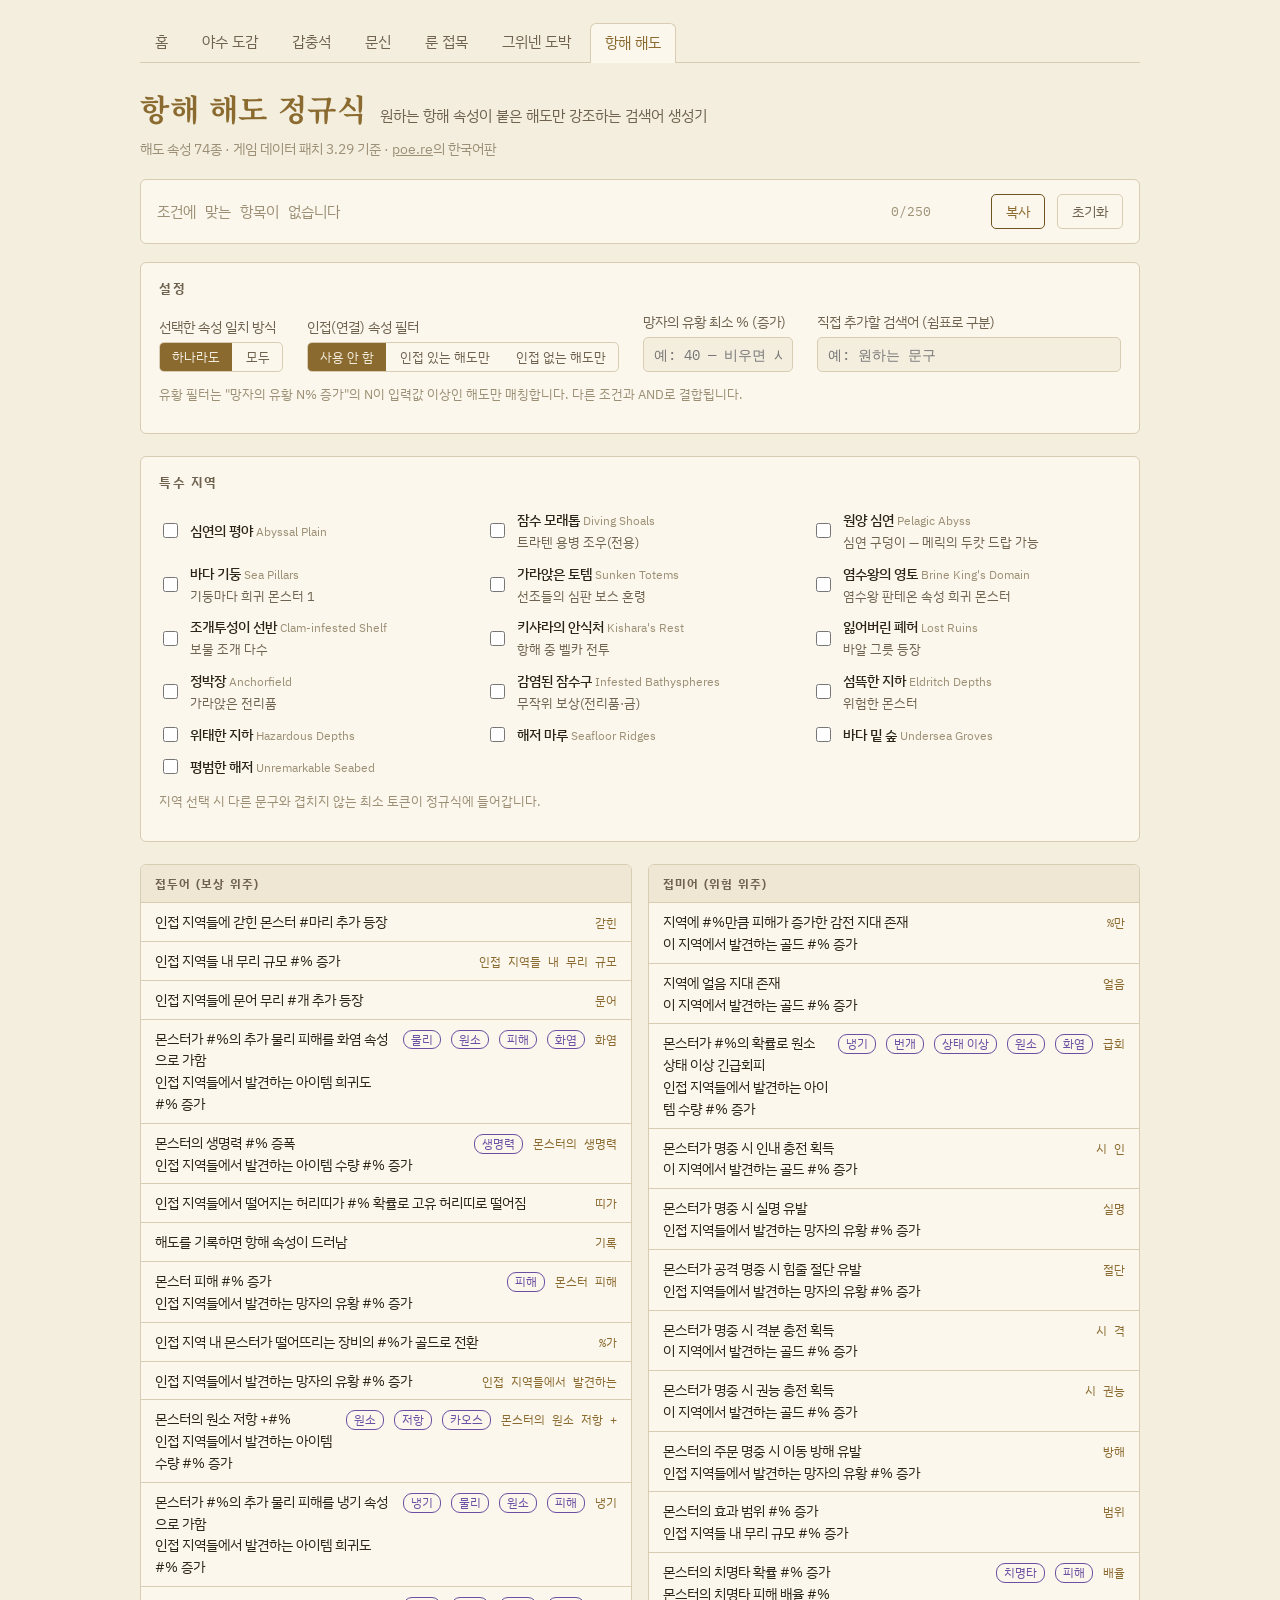
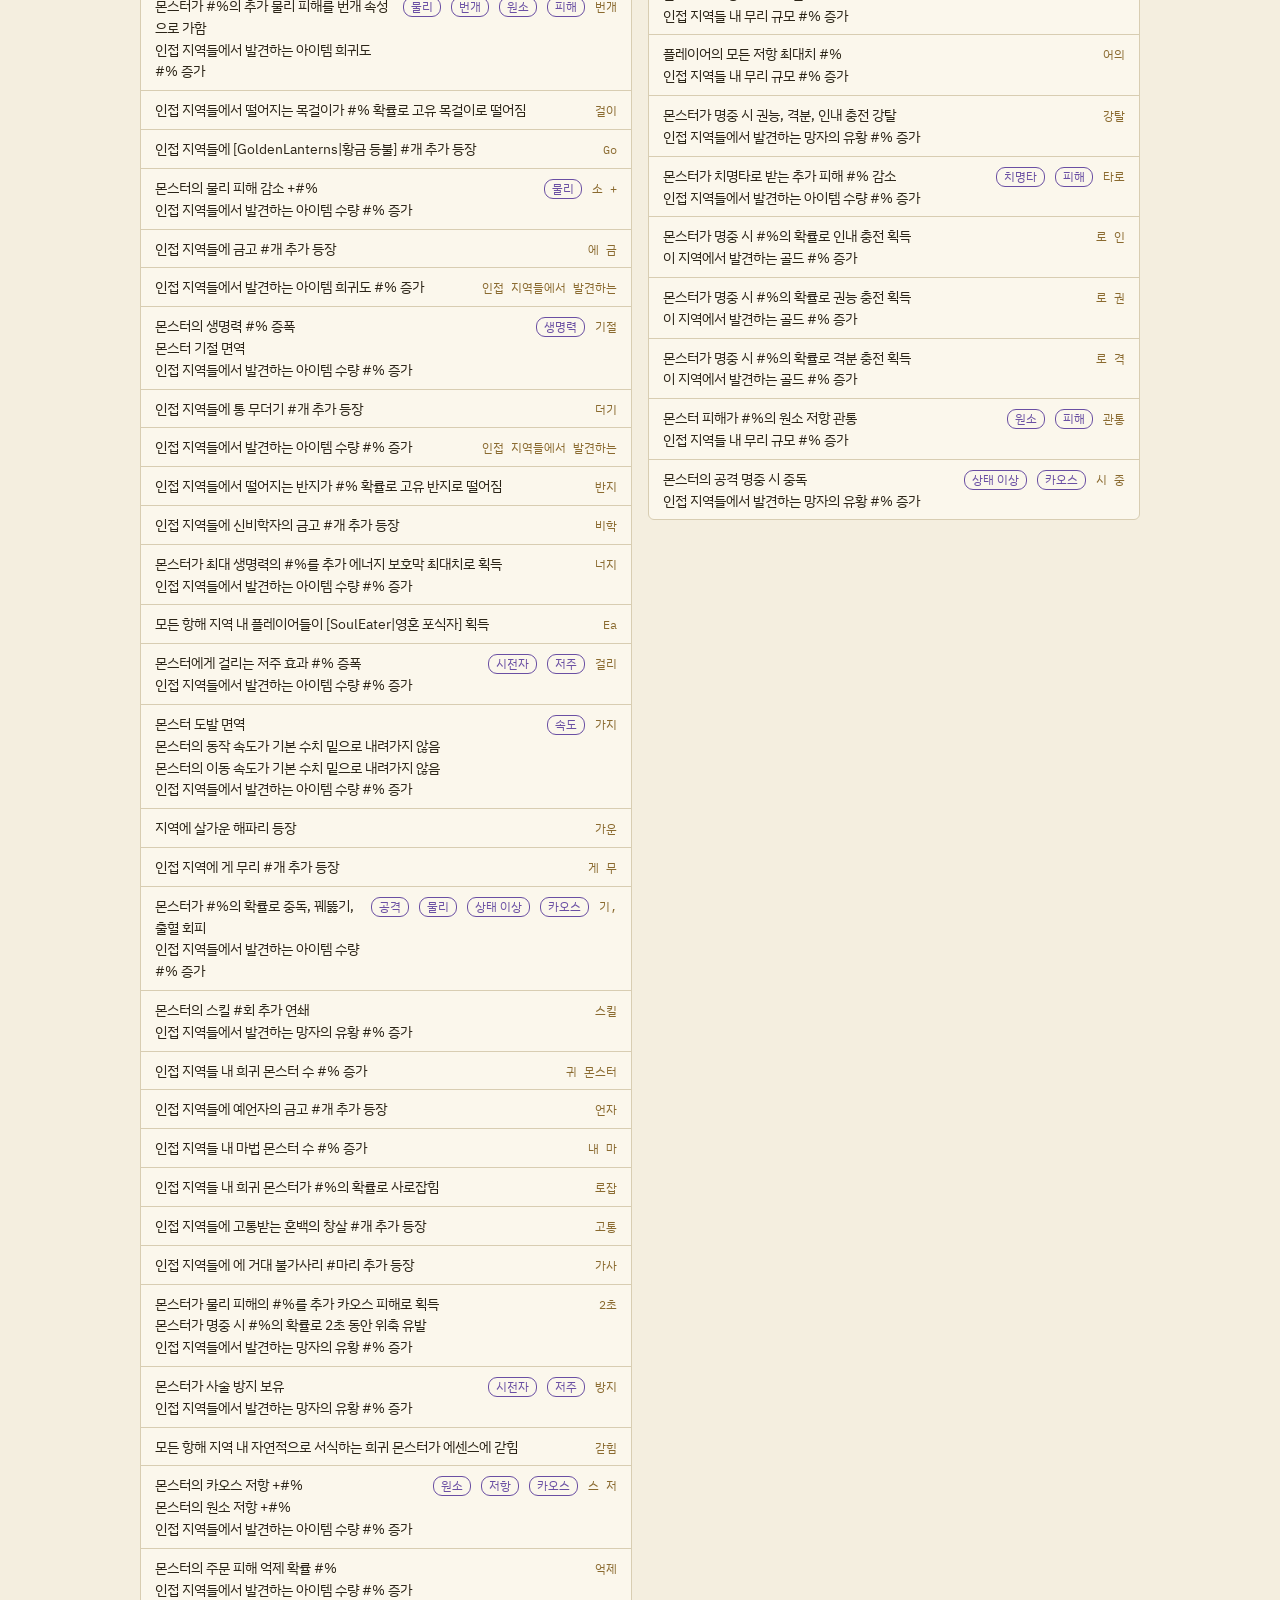
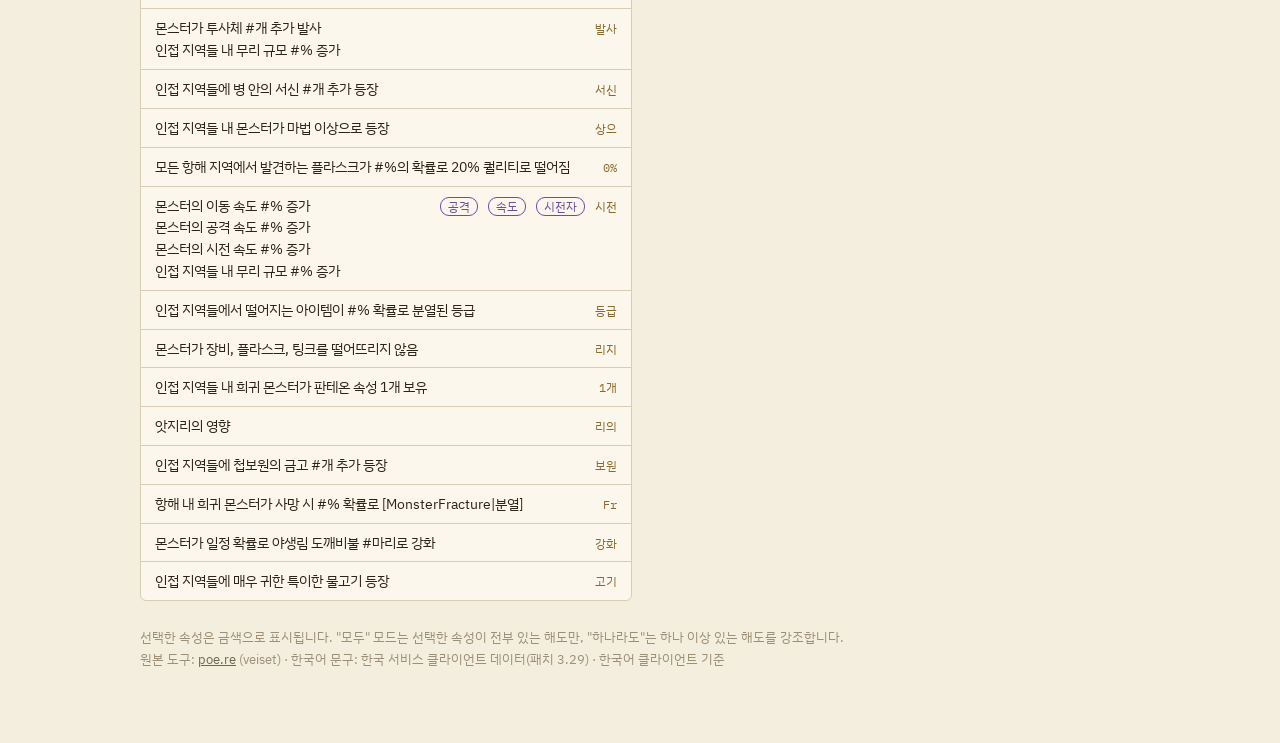
<file: boat.html>
<!doctype html>
<html lang="ko">
<head>
<meta charset="utf-8">
<meta name="viewport" content="width=device-width, initial-scale=1.0">
<title>항해 해도 정규식</title>
<link rel="preconnect" href="https://fonts.googleapis.com">
<link rel="preconnect" href="https://fonts.gstatic.com" crossorigin>
<link rel="stylesheet" href="https://fonts.googleapis.com/css2?family=Noto+Serif+KR:wght@600;700&family=IBM+Plex+Sans+KR:wght@400;500;700&family=IBM+Plex+Mono:wght@400;600&display=swap">
<link rel="stylesheet" href="assets/style.css">
<style>
.modcols{display:grid; grid-template-columns:1fr 1fr; gap:16px; align-items:start}
@media (max-width:860px){ .modcols{grid-template-columns:1fr} }
.modlist{border:1px solid var(--line); border-radius:6px; background:var(--surface); overflow:hidden}
.modgroup{padding:9px 14px; font-size:.78rem; letter-spacing:.1em; font-weight:700; color:var(--ink-dim); border-bottom:1px solid var(--line); background:var(--surface2); position:sticky; top:0}
.modrow{display:flex; gap:10px; padding:8px 14px; border-bottom:1px solid var(--line); cursor:pointer; align-items:baseline}
.modrow:last-child{border-bottom:none}
.modrow:hover{background:var(--surface2)}
.modrow.sel{background:var(--hl); box-shadow:inset 3px 0 0 var(--gold)}
.modtext{flex:1; font-size:.88rem}
.modtag{font-size:.72rem; color:var(--violet); border:1px solid var(--violet); border-radius:9px; padding:0 7px; white-space:nowrap}
.modrgx{font-family:"IBM Plex Mono","IBM Plex Sans KR",monospace; font-size:.78rem; color:var(--gold); white-space:nowrap}
.arealist{display:grid; grid-template-columns:repeat(auto-fill,minmax(280px,1fr)); gap:2px 18px}
.arearow{display:flex; gap:9px; align-items:center; padding:4px 0; cursor:pointer; font-size:.88rem}
.arearow input{accent-color:var(--gold); width:15px; height:15px}
.arearow.off{opacity:.45; cursor:not-allowed}
.area-kr{color:var(--ink); font-weight:500}
.area-en{color:var(--ink-faint); font-size:.78rem}
.area-desc{color:var(--ink-dim); font-size:.8rem}
.seg{display:flex; gap:2px; border:1px solid var(--line); border-radius:5px; overflow:hidden; width:max-content}
.seg button{border:none; border-radius:0; padding:5px 12px; font-size:.84rem; color:var(--ink-dim)}
.seg button.on{background:var(--gold); color:var(--bg)}
</style>
</head>
<body>
<div class="wrap">
<nav class="tabs">
  <a href="index.html">홈</a>
  <a href="beast.html">야수 도감</a>
  <a href="scarab.html">갑충석</a>
  <a href="tattoo.html">문신</a>
  <a href="runegraft.html">룬 접목</a>
  <a href="expedition.html">그위넨 도박</a>
  <a href="boat.html" class="on">항해 해도</a>
</nav>
  <header class="site">
    <h1>항해 해도 정규식</h1>
    <span class="sub">원하는 항해 속성이 붙은 해도만 강조하는 검색어 생성기</span>
  </header>
  <p class="meta">해도 속성 74종 · 게임 데이터 패치 3.29 기준 · <a href="https://poe.re">poe.re</a>의 한국어판</p>

  <div class="resultbox">
    <div class="regex" id="out"></div>
    <span class="count" id="count">0/250</span>
    <span class="copied" id="copied">복사됨</span>
    <button id="copy">복사</button>
    <button class="ghost" id="reset">초기화</button>
  </div>

  <div class="panel">
    <h2>설정</h2>
    <div class="fields" style="align-items:flex-end">
      <div class="field">
        <label>선택한 속성 일치 방식</label>
        <div class="seg" id="matchmode">
          <button data-v="any" class="on">하나라도</button>
          <button data-v="all">모두</button>
        </div>
      </div>
      <div class="field">
        <label>인접(연결) 속성 필터</label>
        <div class="seg" id="adjmode">
          <button data-v="off" class="on">사용 안 함</button>
          <button data-v="in">인접 있는 해도만</button>
          <button data-v="out">인접 없는 해도만</button>
        </div>
      </div>
      <div class="field">
        <label for="sulphur">망자의 유황 최소 % (증가)</label>
        <input id="sulphur" type="text" inputmode="numeric" placeholder="예: 40 — 비우면 사용 안 함">
      </div>
      <div class="field" style="flex:1; min-width:240px">
        <label for="custom">직접 추가할 검색어 (쉼표로 구분)</label>
        <input id="custom" type="text" style="width:100%" placeholder="예: 원하는 문구">
      </div>
    </div>
    <p class="hint">유황 필터는 "망자의 유황 N% 증가"의 N이 입력값 이상인 해도만 매칭합니다. 다른 조건과 AND로 결합됩니다.</p>
  </div>

  <div class="panel">
    <h2>특수 지역</h2>
    <div class="arealist" id="areas"></div>
    <p class="hint">지역 선택 시 다른 문구와 겹치지 않는 최소 토큰이 정규식에 들어갑니다.</p>
  </div>

  <div class="modcols">
    <div class="modlist" id="mods-prefix"><div class="modgroup">접두어 (보상 위주)</div></div>
    <div class="modlist" id="mods-suffix"><div class="modgroup">접미어 (위험 위주)</div></div>
  </div>

  <footer>
    선택한 속성은 금색으로 표시됩니다. "모두" 모드는 선택한 속성이 전부 있는 해도만, "하나라도"는 하나 이상 있는 해도를 강조합니다.<br>
    원본 도구: <a href="https://poe.re">poe.re</a> (veiset) · 한국어 문구: 한국 서비스 클라이언트 데이터(패치 3.29) · 한국어 클라이언트 기준
  </footer>
</div>

<script>
const TOKENS = [{"lines": ["인접 지역들에 갇힌 몬스터 #마리 추가 등장"], "tags": [], "prefix": true, "regex": "갇힌"}, {"lines": ["인접 지역들 내 무리 규모 #% 증가"], "tags": [], "prefix": true, "regex": "인접 지역들 내 무리 규모"}, {"lines": ["인접 지역들에 문어 무리 #개 추가 등장"], "tags": [], "prefix": true, "regex": "문어"}, {"lines": ["몬스터가 #%의 추가 물리 피해를 화염 속성으로 가함", "인접 지역들에서 발견하는 아이템 희귀도 #% 증가"], "tags": ["물리", "원소", "피해", "화염"], "prefix": true, "regex": "화염"}, {"lines": ["몬스터의 생명력 #% 증폭", "인접 지역들에서 발견하는 아이템 수량 #% 증가"], "tags": ["생명력"], "prefix": true, "regex": "몬스터의 생명력"}, {"lines": ["인접 지역들에서 떨어지는 허리띠가 #% 확률로 고유 허리띠로 떨어짐"], "tags": [], "prefix": true, "regex": "띠가"}, {"lines": ["해도를 기록하면 항해 속성이 드러남"], "tags": [], "prefix": true, "regex": "기록"}, {"lines": ["몬스터 피해 #% 증가", "인접 지역들에서 발견하는 망자의 유황 #% 증가"], "tags": ["피해"], "prefix": true, "regex": "몬스터 피해"}, {"lines": ["인접 지역 내 몬스터가 떨어뜨리는 장비의 #%가 골드로 전환"], "tags": [], "prefix": true, "regex": "%가"}, {"lines": ["인접 지역들에서 발견하는 망자의 유황 #% 증가"], "tags": [], "prefix": true, "regex": "인접 지역들에서 발견하는 "}, {"lines": ["몬스터의 원소 저항 +#%", "인접 지역들에서 발견하는 아이템 수량 #% 증가"], "tags": ["원소", "저항", "카오스"], "prefix": true, "regex": "몬스터의 원소 저항 +"}, {"lines": ["몬스터가 #%의 추가 물리 피해를 냉기 속성으로 가함", "인접 지역들에서 발견하는 아이템 희귀도 #% 증가"], "tags": ["냉기", "물리", "원소", "피해"], "prefix": true, "regex": "냉기"}, {"lines": ["몬스터가 #%의 추가 물리 피해를 번개 속성으로 가함", "인접 지역들에서 발견하는 아이템 희귀도 #% 증가"], "tags": ["물리", "번개", "원소", "피해"], "prefix": true, "regex": "번개"}, {"lines": ["인접 지역들에서 떨어지는 목걸이가 #% 확률로 고유 목걸이로 떨어짐"], "tags": [], "prefix": true, "regex": "걸이"}, {"lines": ["인접 지역들에 [GoldenLanterns|황금 등불] #개 추가 등장"], "tags": [], "prefix": true, "regex": "Go"}, {"lines": ["몬스터의 물리 피해 감소 +#%", "인접 지역들에서 발견하는 아이템 수량 #% 증가"], "tags": ["물리"], "prefix": true, "regex": "소 +"}, {"lines": ["인접 지역들에 금고 #개 추가 등장"], "tags": [], "prefix": true, "regex": "에 금"}, {"lines": ["인접 지역들에서 발견하는 아이템 희귀도 #% 증가"], "tags": [], "prefix": true, "regex": "인접 지역들에서 발견하는 "}, {"lines": ["몬스터의 생명력 #% 증폭", "몬스터 기절 면역", "인접 지역들에서 발견하는 아이템 수량 #% 증가"], "tags": ["생명력"], "prefix": true, "regex": "기절"}, {"lines": ["인접 지역들에 통 무더기 #개 추가 등장"], "tags": [], "prefix": true, "regex": "더기"}, {"lines": ["인접 지역들에서 발견하는 아이템 수량 #% 증가"], "tags": [], "prefix": true, "regex": "인접 지역들에서 발견하는 "}, {"lines": ["인접 지역들에서 떨어지는 반지가 #% 확률로 고유 반지로 떨어짐"], "tags": [], "prefix": true, "regex": "반지"}, {"lines": ["인접 지역들에 신비학자의 금고 #개 추가 등장"], "tags": [], "prefix": true, "regex": "비학"}, {"lines": ["몬스터가 최대 생명력의 #%를 추가 에너지 보호막 최대치로 획득", "인접 지역들에서 발견하는 아이템 수량 #% 증가"], "tags": [], "prefix": true, "regex": "너지"}, {"lines": ["모든 항해 지역 내 플레이어들이 [SoulEater|영혼 포식자] 획득"], "tags": [], "prefix": true, "regex": "Ea"}, {"lines": ["몬스터에게 걸리는 저주 효과 #% 증폭", "인접 지역들에서 발견하는 아이템 수량 #% 증가"], "tags": ["시전자", "저주"], "prefix": true, "regex": "걸리"}, {"lines": ["몬스터 도발 면역", "몬스터의 동작 속도가 기본 수치 밑으로 내려가지 않음", "몬스터의 이동 속도가 기본 수치 밑으로 내려가지 않음", "인접 지역들에서 발견하는 아이템 수량 #% 증가"], "tags": ["속도"], "prefix": true, "regex": "가지"}, {"lines": ["지역에 살가운 해파리 등장"], "tags": [], "prefix": true, "regex": "가운"}, {"lines": ["인접 지역에 게 무리 #개 추가 등장"], "tags": [], "prefix": true, "regex": "게 무"}, {"lines": ["몬스터가 #%의 확률로 중독, 꿰뚫기, 출혈 회피", "인접 지역들에서 발견하는 아이템 수량 #% 증가"], "tags": ["공격", "물리", "상태 이상", "카오스"], "prefix": true, "regex": "기,"}, {"lines": ["몬스터의 스킬 #회 추가 연쇄", "인접 지역들에서 발견하는 망자의 유황 #% 증가"], "tags": [], "prefix": true, "regex": "스킬"}, {"lines": ["인접 지역들 내 희귀 몬스터 수 #% 증가"], "tags": [], "prefix": true, "regex": "귀 몬스터 "}, {"lines": ["인접 지역들에 예언자의 금고 #개 추가 등장"], "tags": [], "prefix": true, "regex": "언자"}, {"lines": ["인접 지역들 내 마법 몬스터 수 #% 증가"], "tags": [], "prefix": true, "regex": "내 마"}, {"lines": ["인접 지역들 내 희귀 몬스터가 #%의 확률로 사로잡힘"], "tags": [], "prefix": true, "regex": "로잡"}, {"lines": ["인접 지역들에 고통받는 혼백의 창살 #개 추가 등장"], "tags": [], "prefix": true, "regex": "고통"}, {"lines": ["인접 지역들에 에 거대 불가사리 #마리 추가 등장"], "tags": [], "prefix": true, "regex": "가사"}, {"lines": ["몬스터가 물리 피해의 #%를 추가 카오스 피해로 획득", "몬스터가 명중 시 #%의 확률로 2초 동안 위축 유발", "인접 지역들에서 발견하는 망자의 유황 #% 증가"], "tags": [], "prefix": true, "regex": "2초"}, {"lines": ["몬스터가 사술 방지 보유", "인접 지역들에서 발견하는 망자의 유황 #% 증가"], "tags": ["시전자", "저주"], "prefix": true, "regex": "방지"}, {"lines": ["모든 항해 지역 내 자연적으로 서식하는 희귀 몬스터가 에센스에 갇힘"], "tags": [], "prefix": true, "regex": "갇힘"}, {"lines": ["몬스터의 카오스 저항 +#%", "몬스터의 원소 저항 +#%", "인접 지역들에서 발견하는 아이템 수량 #% 증가"], "tags": ["원소", "저항", "카오스"], "prefix": true, "regex": "스 저"}, {"lines": ["몬스터의 주문 피해 억제 확률 #%", "인접 지역들에서 발견하는 아이템 수량 #% 증가"], "tags": [], "prefix": true, "regex": "억제"}, {"lines": ["몬스터가 투사체 #개 추가 발사", "인접 지역들 내 무리 규모 #% 증가"], "tags": [], "prefix": true, "regex": "발사"}, {"lines": ["인접 지역들에 병 안의 서신 #개 추가 등장"], "tags": [], "prefix": true, "regex": "서신"}, {"lines": ["인접 지역들 내 몬스터가 마법 이상으로 등장"], "tags": [], "prefix": true, "regex": "상으"}, {"lines": ["모든 항해 지역에서 발견하는 플라스크가 #%의 확률로 20% 퀄리티로 떨어짐"], "tags": [], "prefix": true, "regex": "0%"}, {"lines": ["몬스터의 이동 속도 #% 증가", "몬스터의 공격 속도 #% 증가", "몬스터의 시전 속도 #% 증가", "인접 지역들 내 무리 규모 #% 증가"], "tags": ["공격", "속도", "시전자"], "prefix": true, "regex": "시전"}, {"lines": ["인접 지역들에서 떨어지는 아이템이 #% 확률로 분열된 등급"], "tags": [], "prefix": true, "regex": "등급"}, {"lines": ["몬스터가 장비, 플라스크, 팅크를 떨어뜨리지 않음"], "tags": [], "prefix": true, "regex": "리지"}, {"lines": ["인접 지역들 내 희귀 몬스터가 판테온 속성 1개 보유"], "tags": [], "prefix": true, "regex": "1개"}, {"lines": ["앗지리의 영향"], "tags": [], "prefix": true, "regex": "리의"}, {"lines": ["인접 지역들에 첩보원의 금고 #개 추가 등장"], "tags": [], "prefix": true, "regex": "보원"}, {"lines": ["항해 내 희귀 몬스터가 사망 시 #% 확률로 [MonsterFracture|분열]"], "tags": [], "prefix": true, "regex": "Fr"}, {"lines": ["몬스터가 일정 확률로 야생림 도깨비불 #마리로 강화"], "tags": [], "prefix": true, "regex": "강화"}, {"lines": ["인접 지역들에 매우 귀한 특이한 물고기 등장"], "tags": [], "prefix": true, "regex": "고기"}, {"lines": ["지역에 #%만큼 피해가 증가한 감전 지대 존재", "이 지역에서 발견하는 골드 #% 증가"], "tags": [], "prefix": false, "regex": "%만"}, {"lines": ["지역에 얼음 지대 존재", "이 지역에서 발견하는 골드 #% 증가"], "tags": [], "prefix": false, "regex": "얼음"}, {"lines": ["몬스터가 #%의 확률로 원소 상태 이상 긴급회피", "인접 지역들에서 발견하는 아이템 수량 #% 증가"], "tags": ["냉기", "번개", "상태 이상", "원소", "화염"], "prefix": false, "regex": "급회"}, {"lines": ["몬스터가 명중 시 인내 충전 획득", "이 지역에서 발견하는 골드 #% 증가"], "tags": [], "prefix": false, "regex": "시 인"}, {"lines": ["몬스터가 명중 시 실명 유발", "인접 지역들에서 발견하는 망자의 유황 #% 증가"], "tags": [], "prefix": false, "regex": "실명"}, {"lines": ["몬스터가 공격 명중 시 힘줄 절단 유발", "인접 지역들에서 발견하는 망자의 유황 #% 증가"], "tags": [], "prefix": false, "regex": "절단"}, {"lines": ["몬스터가 명중 시 격분 충전 획득", "이 지역에서 발견하는 골드 #% 증가"], "tags": [], "prefix": false, "regex": "시 격"}, {"lines": ["몬스터가 명중 시 권능 충전 획득", "이 지역에서 발견하는 골드 #% 증가"], "tags": [], "prefix": false, "regex": "시 권능 "}, {"lines": ["몬스터의 주문 명중 시 이동 방해 유발", "인접 지역들에서 발견하는 망자의 유황 #% 증가"], "tags": [], "prefix": false, "regex": "방해"}, {"lines": ["몬스터의 효과 범위 #% 증가", "인접 지역들 내 무리 규모 #% 증가"], "tags": [], "prefix": false, "regex": "범위"}, {"lines": ["몬스터의 치명타 확률 #% 증가", "몬스터의 치명타 피해 배율 #%", "인접 지역들 내 무리 규모 #% 증가"], "tags": ["치명타", "피해"], "prefix": false, "regex": "배율"}, {"lines": ["플레이어의 모든 저항 최대치 #%", "인접 지역들 내 무리 규모 #% 증가"], "tags": [], "prefix": false, "regex": "어의"}, {"lines": ["몬스터가 명중 시 권능, 격분, 인내 충전 강탈", "인접 지역들에서 발견하는 망자의 유황 #% 증가"], "tags": [], "prefix": false, "regex": "강탈"}, {"lines": ["몬스터가 치명타로 받는 추가 피해 #% 감소", "인접 지역들에서 발견하는 아이템 수량 #% 증가"], "tags": ["치명타", "피해"], "prefix": false, "regex": "타로"}, {"lines": ["몬스터가 명중 시 #%의 확률로 인내 충전 획득", "이 지역에서 발견하는 골드 #% 증가"], "tags": [], "prefix": false, "regex": "로 인"}, {"lines": ["몬스터가 명중 시 #%의 확률로 권능 충전 획득", "이 지역에서 발견하는 골드 #% 증가"], "tags": [], "prefix": false, "regex": "로 권"}, {"lines": ["몬스터가 명중 시 #%의 확률로 격분 충전 획득", "이 지역에서 발견하는 골드 #% 증가"], "tags": [], "prefix": false, "regex": "로 격"}, {"lines": ["몬스터 피해가 #%의 원소 저항 관통", "인접 지역들 내 무리 규모 #% 증가"], "tags": ["원소", "피해"], "prefix": false, "regex": "관통"}, {"lines": ["몬스터의 공격 명중 시 중독", "인접 지역들에서 발견하는 망자의 유황 #% 증가"], "tags": ["상태 이상", "카오스"], "prefix": false, "regex": "시 중"}];
const AREAS = [["Abyssal Plain", "심연의 평야", "—", "연의"], ["Diving Shoals", "잠수 모래톱", "트라텐 용병 조우(전용)", "래톱"], ["Pelagic Abyss", "원양 심연", "심연 구덩이 — 메릭의 두캇 드랍 가능", "원양"], ["Sea Pillars", "바다 기둥", "기둥마다 희귀 몬스터 1", "기둥"], ["Sunken Totems", "가라앉은 토템", "선조들의 심판 보스 혼령", "가라"], ["Brine King's Domain", "염수왕의 영토", "염수왕 판테온 속성 희귀 몬스터", "수왕"], ["Clam-infested Shelf", "조개투성이 선반", "보물 조개 다수", "개투"], ["Kishara's Rest", "키샤라의 안식처", "항해 중 벨카 전투", "라의"], ["Lost Ruins", "잃어버린 폐허", "바알 그릇 등장", "버린"], ["Anchorfield", "정박장", "가라앉은 전리품", "박장"], ["Infested Bathyspheres", "감염된 잠수구", "무작위 보상(전리품·금)", "감염"], ["Eldritch Depths", "섬뜩한 지하", "위험한 몬스터", "뜩한"], ["Hazardous Depths", "위태한 지하", "—", "위태"], ["Seafloor Ridges", "해저 마루", "—", "마루"], ["Undersea Groves", "바다 밑 숲", "—", "다 밑"], ["Unremarkable Seabed", "평범한 해저", "—", "범한"]];
const LS_KEY = "poekr-boat";
const $ = (id) => document.getElementById(id);
const defaults = {sel:[], match:"any", adj:"off", areas:[], custom:"", sulphur:""};
let st = loadSettings();

function loadSettings(){
  try{ return {...defaults, ...JSON.parse(localStorage.getItem(LS_KEY) || "{}")}; }
  catch(e){ return {...defaults}; }
}
function save(){ try{ localStorage.setItem(LS_KEY, JSON.stringify(st)); }catch(e){} }
function esc(s){ return s.replace(/&/g,"&amp;").replace(/</g,"&lt;"); }
function quoted(t){ return '"' + t + '"'; }

function gteRegex(n){
  if(!(n >= 1 && n <= 999)) return null;
  const s = String(Math.floor(n)), alts = [];
  if(n < 10){
    alts.push(n === 9 ? "9" : `[${n}-9]`, "\\d\\d+");
  }else if(n < 100){
    const d1 = +s[0], d2 = +s[1];
    alts.push(d2 === 9 ? `${d1}9` : `${d1}[${d2}-9]`);
    if(d1 < 9) alts.push(d1 === 8 ? "9\\d" : `[${d1+1}-9]\\d`);
    alts.push("\\d{3}");
  }else{
    const d1 = +s[0], d2 = +s[1], d3 = +s[2];
    alts.push(d3 === 9 ? `${d1}${d2}9` : `${d1}${d2}[${d3}-9]`);
    if(d2 < 9) alts.push(d2 === 8 ? `${d1}9\\d` : `${d1}[${d2+1}-9]\\d`);
    if(d1 < 9) alts.push(d1 === 8 ? `9\\d\\d` : `[${d1+1}-9]\\d\\d`);
  }
  return alts.join("|");
}

function generate(){
  const toks = st.sel.map(i => TOKENS[i]).filter(Boolean).map(t => t.regex);
  const customs = st.custom.split(",").map(s => s.trim()).filter(Boolean);
  const areaTerms = st.areas.map(i => AREAS[i] && (AREAS[i][3] || AREAS[i][1])).filter(Boolean);
  const parts = [];
  if(st.match === "any"){
    const group = [...toks, ...areaTerms, ...customs];
    if(group.length) parts.push(quoted(group.join("|")));
  }else{
    for(const t of toks) parts.push(t.includes(" ") ? quoted(t) : t);
    const group = [...areaTerms, ...customs];
    if(group.length) parts.push(quoted(group.join("|")));
  }
  const n = Number(st.sulphur);
  if(st.sulphur !== "" && !isNaN(n)){
    const re = gteRegex(n);
    if(re) parts.push(quoted(`유황 (${re})% 증`));
  }
  if(st.adj === "in") parts.push(quoted("인접"));
  if(st.adj === "out") parts.push(quoted("!인접"));
  return parts.join(" ");
}

function render(){
  save();
  const result = generate();
  $("out").textContent = result;
  const c = $("count");
  c.textContent = result.length + "/250";
  c.classList.toggle("over", result.length > 250);
  document.querySelectorAll("#matchmode button").forEach(b => b.classList.toggle("on", b.dataset.v === st.match));
  document.querySelectorAll("#adjmode button").forEach(b => b.classList.toggle("on", b.dataset.v === st.adj));
  document.querySelectorAll(".modrow").forEach(r => r.classList.toggle("sel", st.sel.includes(Number(r.dataset.i))));
  document.querySelectorAll(".arearow input").forEach(cb => { cb.checked = st.areas.includes(Number(cb.dataset.i)); });
}

function modRow(t,i){
  const tags = t.tags.map(x => `<span class="modtag">${esc(x)}</span>`).join(" ");
  return `<div class="modrow" data-i="${i}">
    <div class="modtext">${t.lines.map(esc).join("<br>")}</div>
    ${tags}<span class="modrgx">${esc(t.regex)}</span>
  </div>`;
}
function build(){
  $("mods-prefix").insertAdjacentHTML("beforeend", TOKENS.map((t,i) => t.prefix ? modRow(t,i) : "").join(""));
  $("mods-suffix").insertAdjacentHTML("beforeend", TOKENS.map((t,i) => !t.prefix ? modRow(t,i) : "").join(""));
  $("areas").innerHTML = AREAS.map((a,i) => {
    const [en,kr,desc] = a;
    const off = !kr;
    return `<label class="arearow${off ? " off" : ""}"><input type="checkbox" data-i="${i}"${off ? " disabled" : ""}>
      <span>${kr ? `<span class="area-kr">${esc(kr)}</span> ` : ""}<span class="area-en">${esc(en)}</span>
      ${desc !== "—" ? `<br><span class="area-desc">${esc(desc)}</span>` : ""}</span>
    </label>`;
  }).join("");
}

build();
$("custom").value = st.custom;
$("sulphur").value = st.sulphur;
document.querySelector(".modcols").addEventListener("click", e => {
  const r = e.target.closest(".modrow"); if(!r) return;
  const i = Number(r.dataset.i);
  st.sel = st.sel.includes(i) ? st.sel.filter(x => x !== i) : [...st.sel, i];
  render();
});
$("areas").addEventListener("change", e => {
  const i = Number(e.target.dataset.i);
  st.areas = e.target.checked ? [...st.areas, i] : st.areas.filter(x => x !== i);
  render();
});
$("matchmode").addEventListener("click", e => { if(e.target.dataset.v){ st.match = e.target.dataset.v; render(); } });
$("adjmode").addEventListener("click", e => { if(e.target.dataset.v){ st.adj = e.target.dataset.v; render(); } });
$("custom").addEventListener("input", e => { st.custom = e.target.value; render(); });
$("sulphur").addEventListener("input", e => { st.sulphur = e.target.value.trim(); render(); });
$("copy").addEventListener("click", () => {
  navigator.clipboard.writeText($("out").textContent).then(() => {
    $("copied").classList.add("show");
    setTimeout(() => $("copied").classList.remove("show"), 1400);
  });
});
$("reset").addEventListener("click", () => { st = {...defaults, sel:[], areas:[]}; $("custom").value = ""; $("sulphur").value = ""; render(); });
render();
</script>
</body>
</html>
</file>
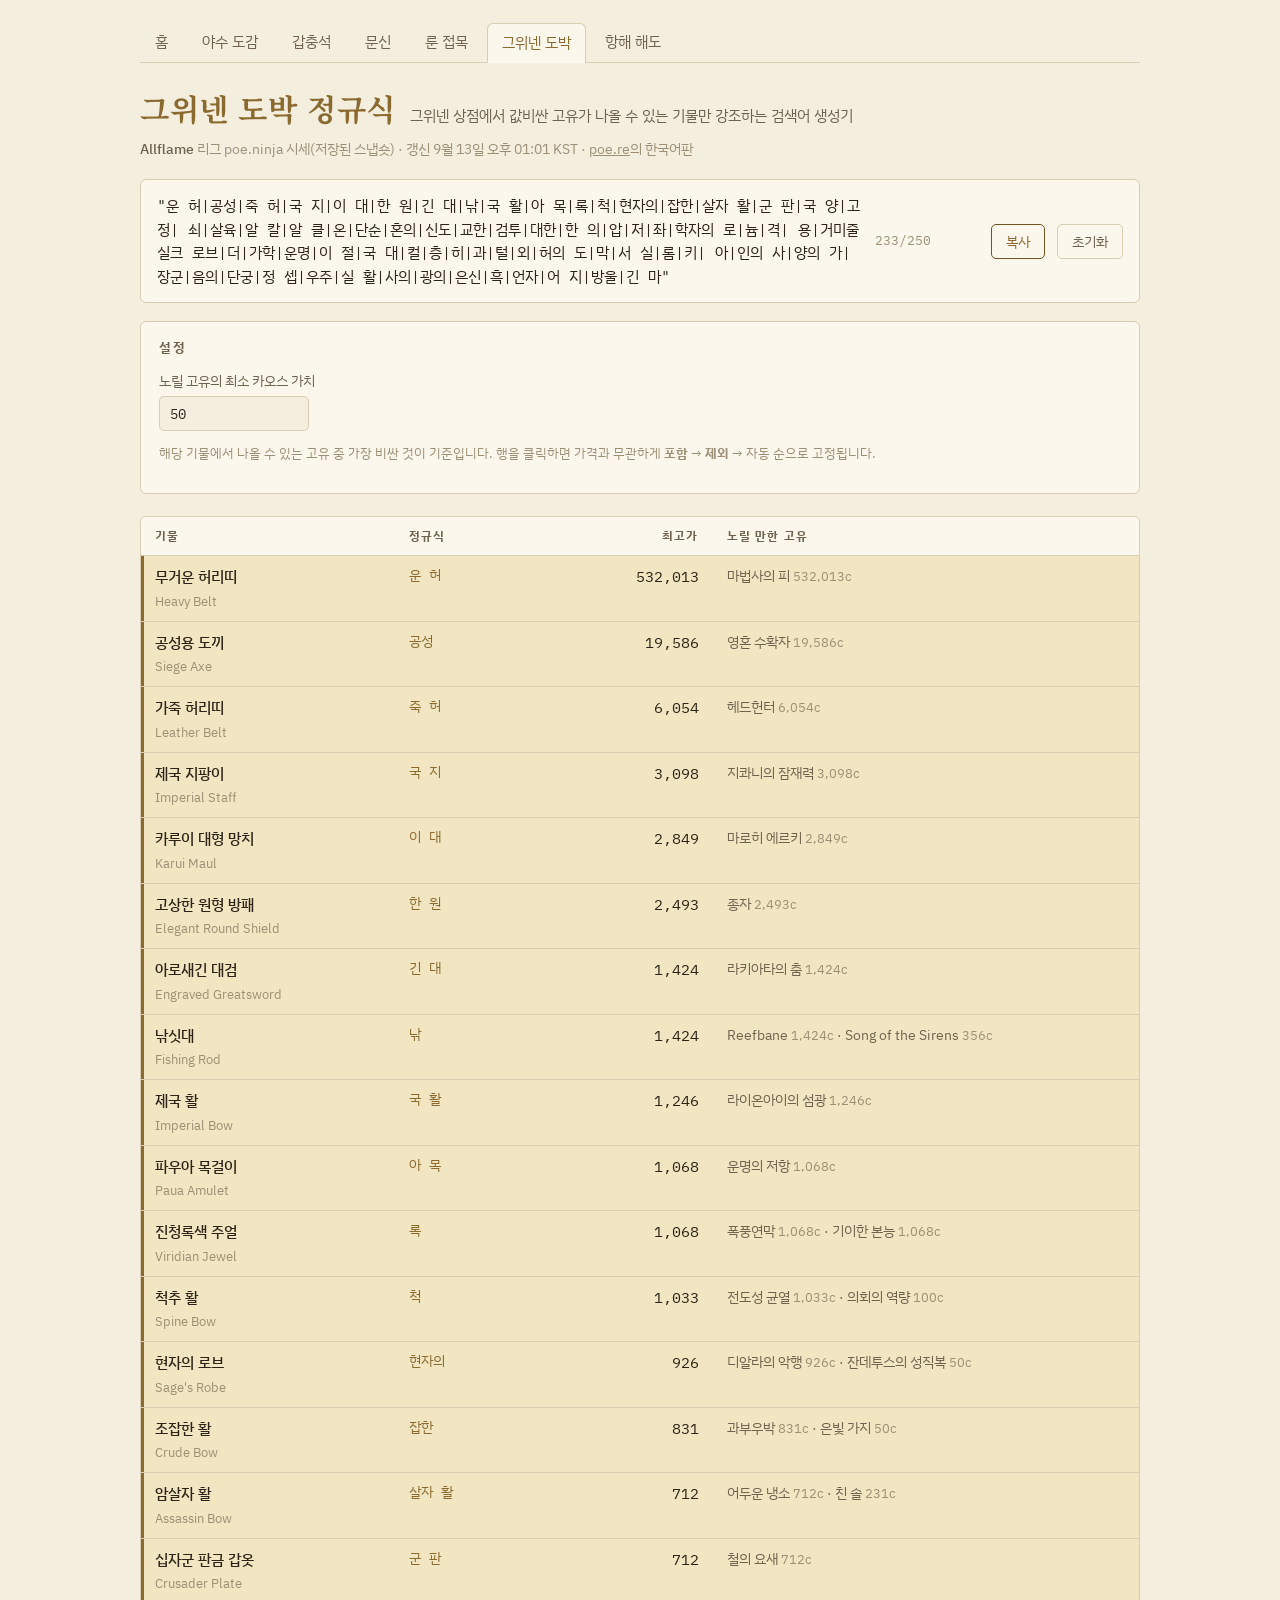
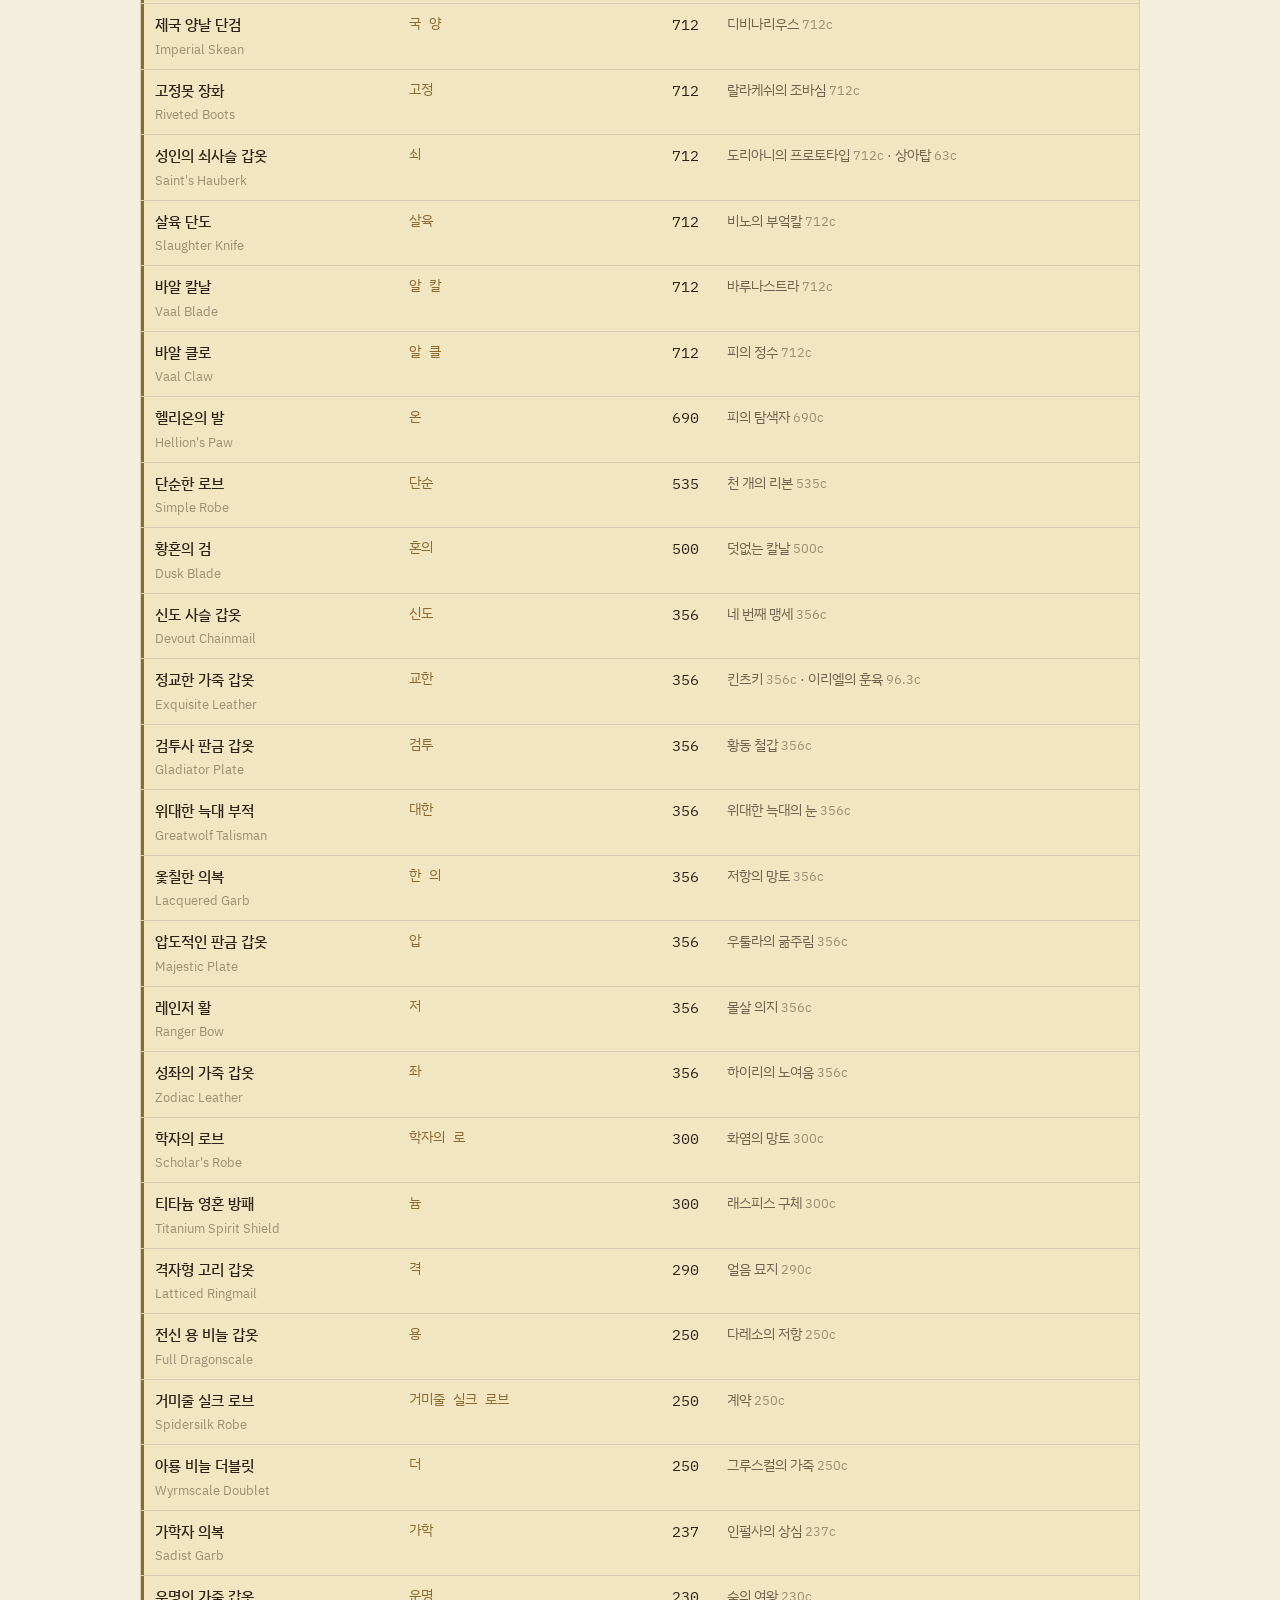
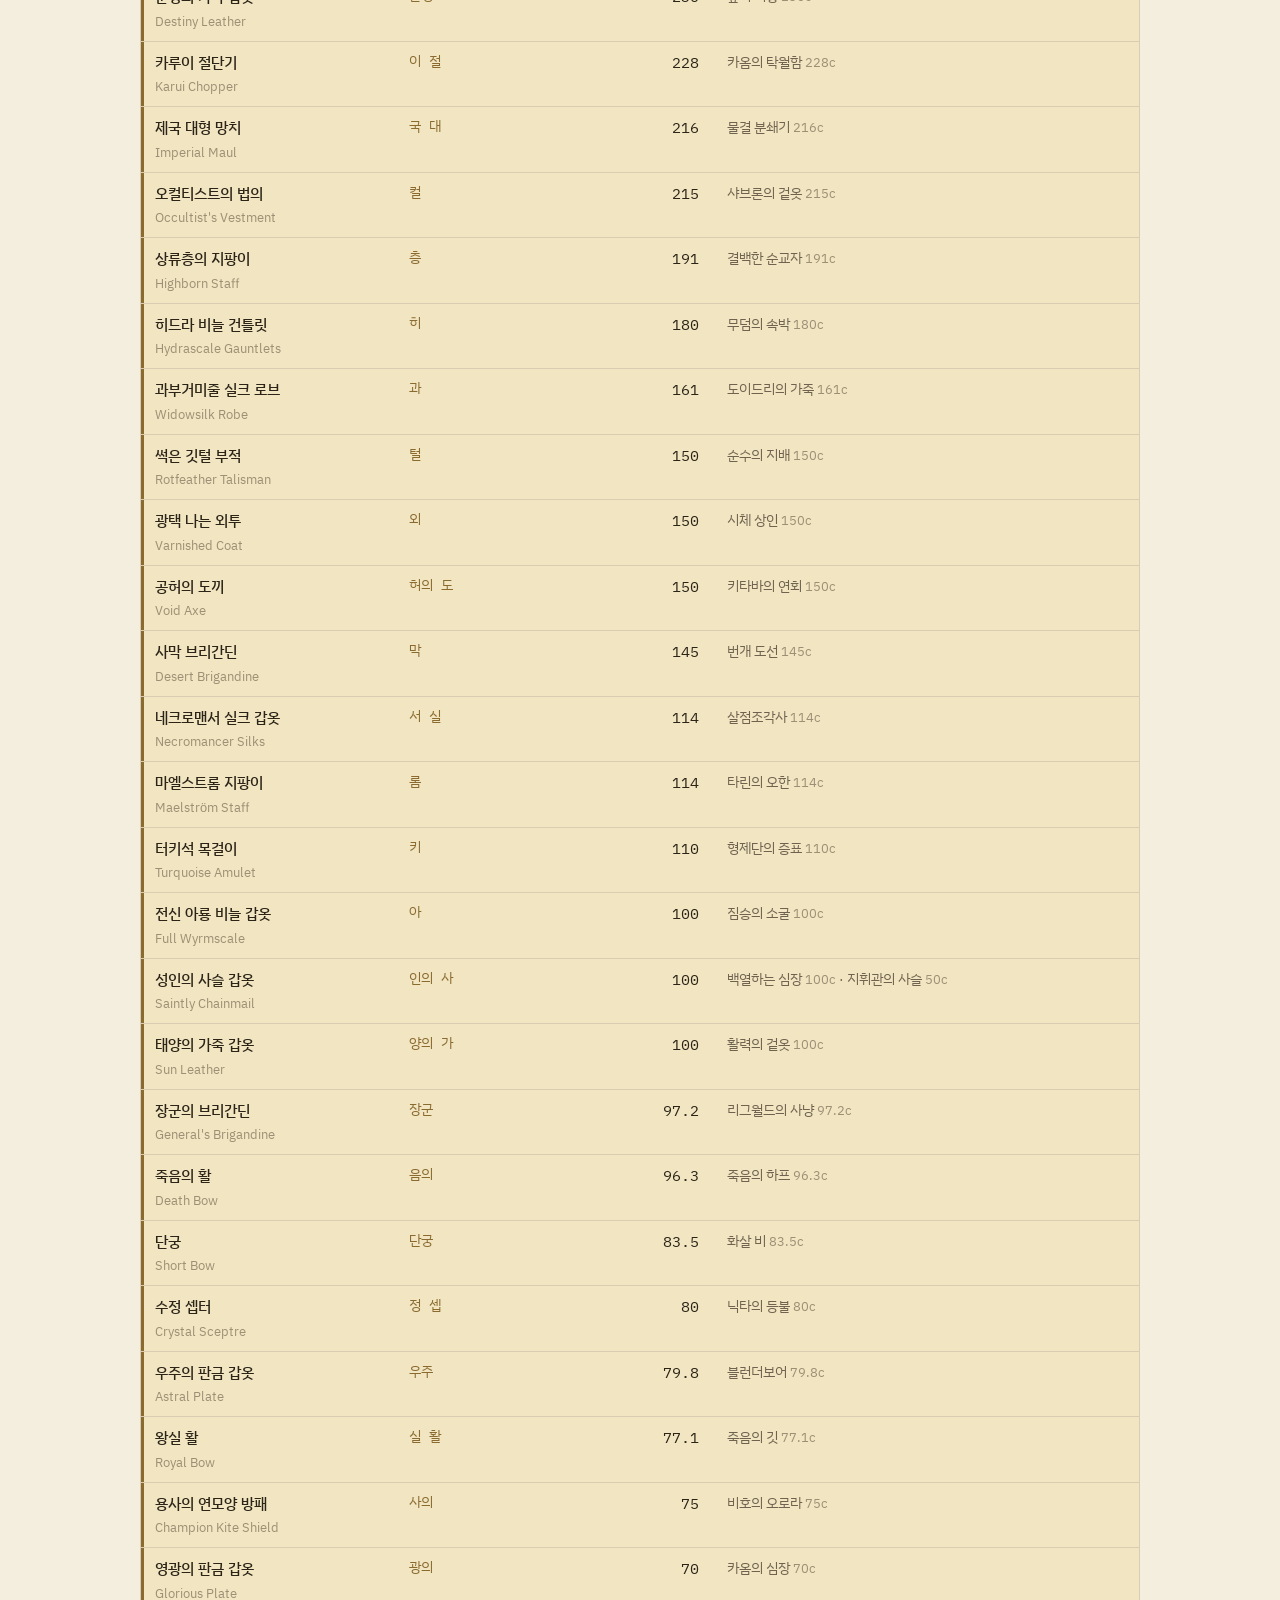
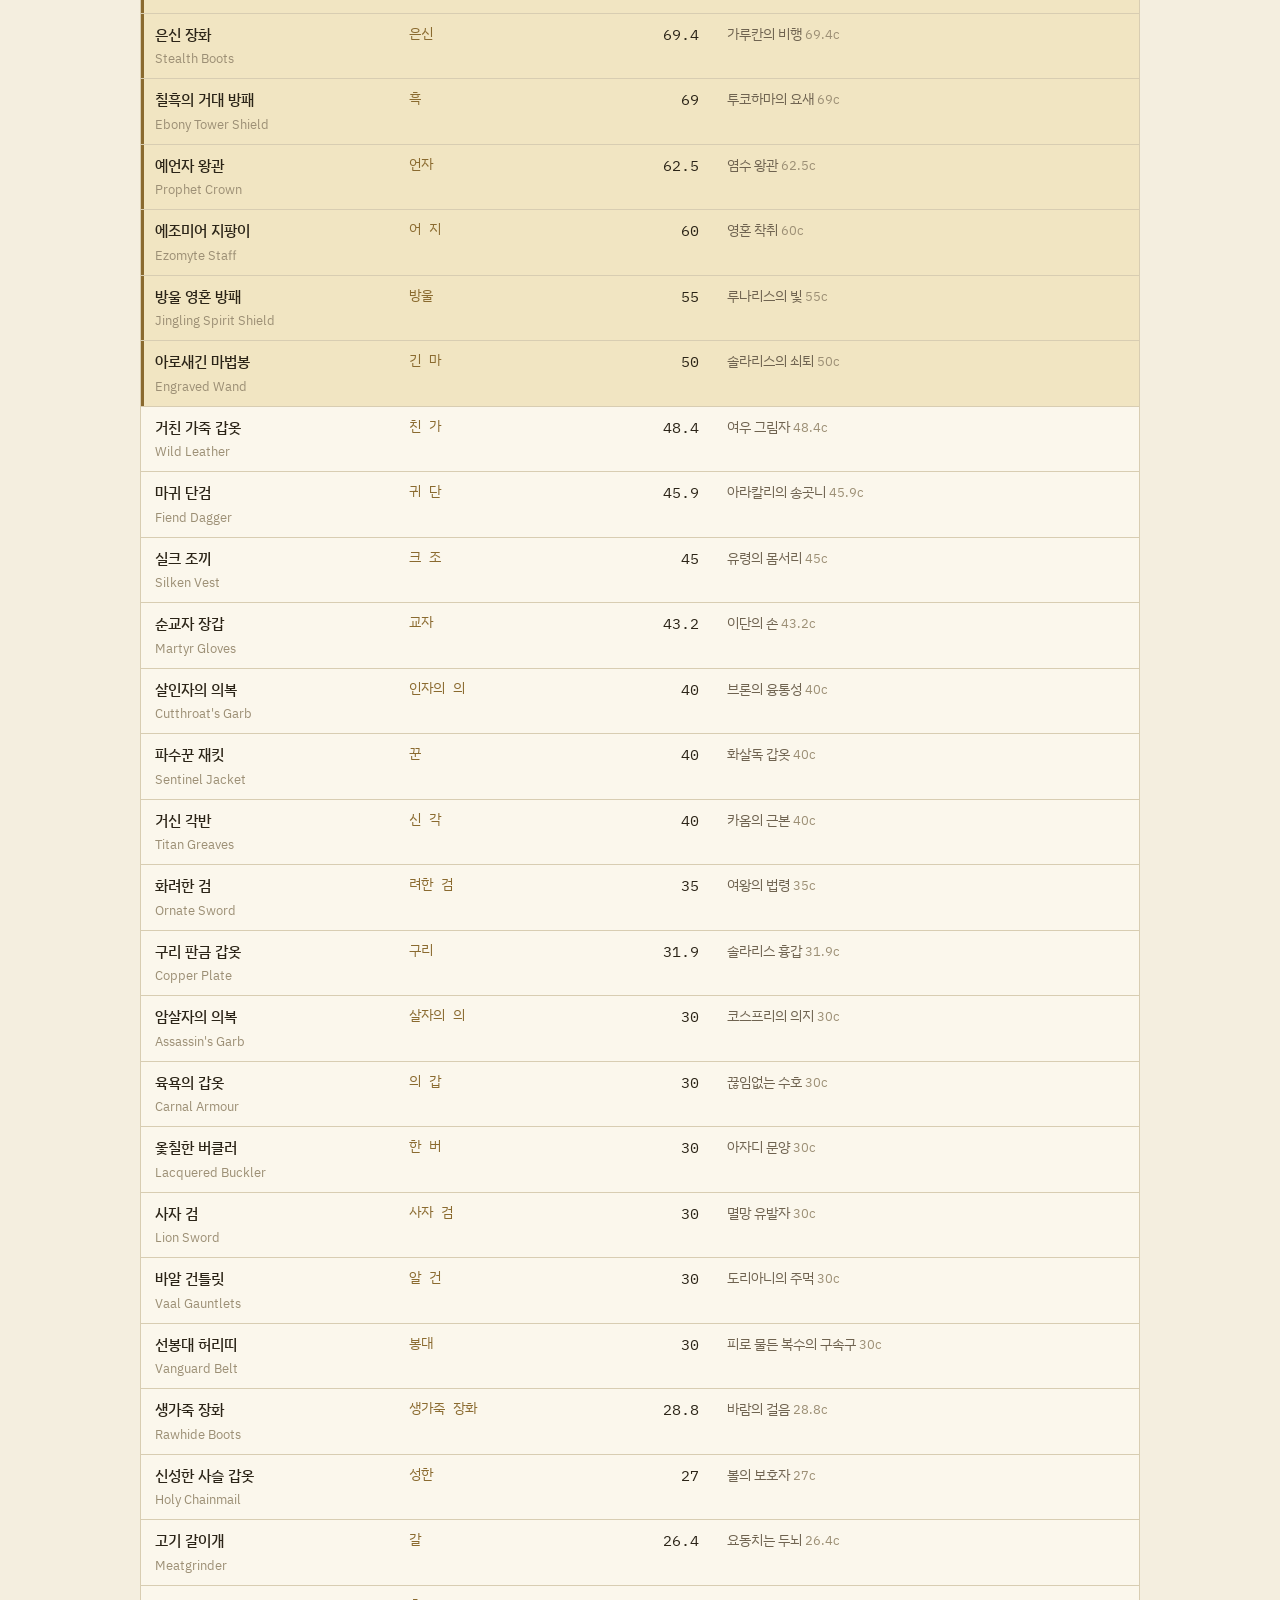
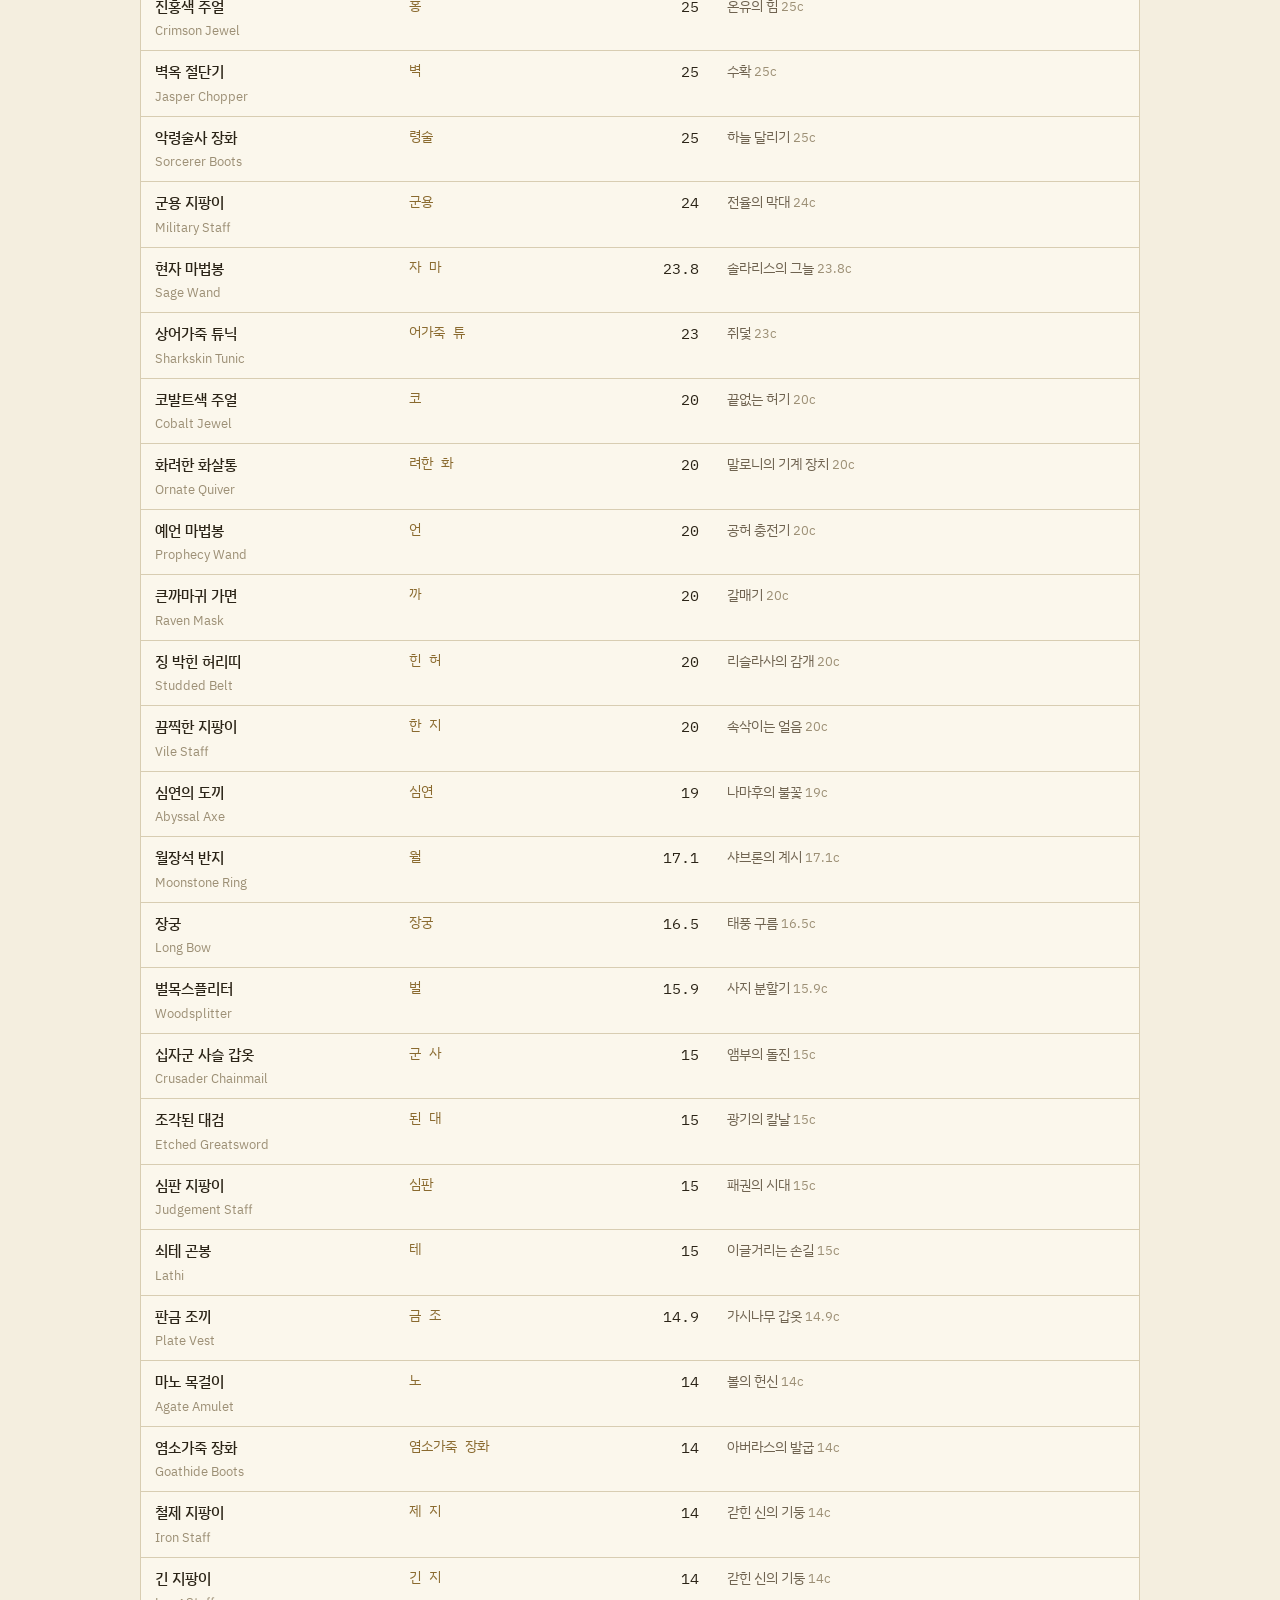
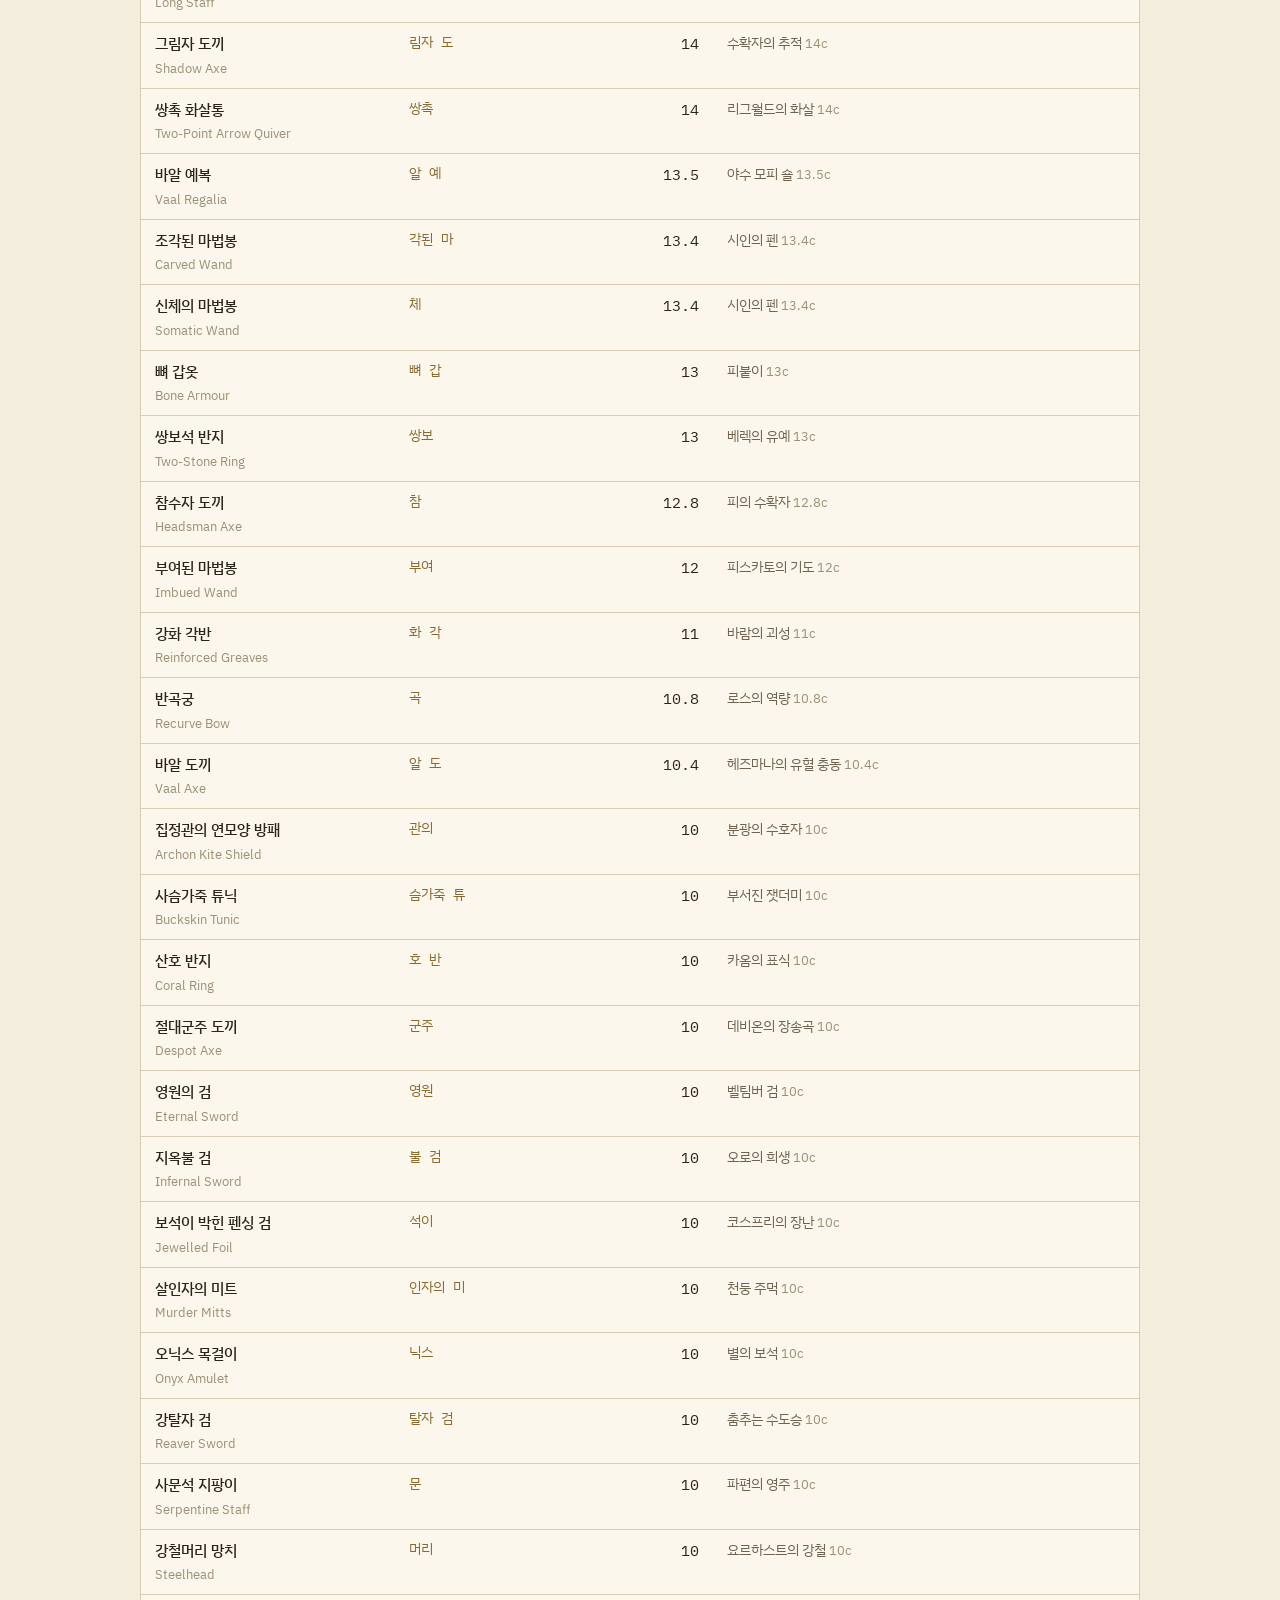
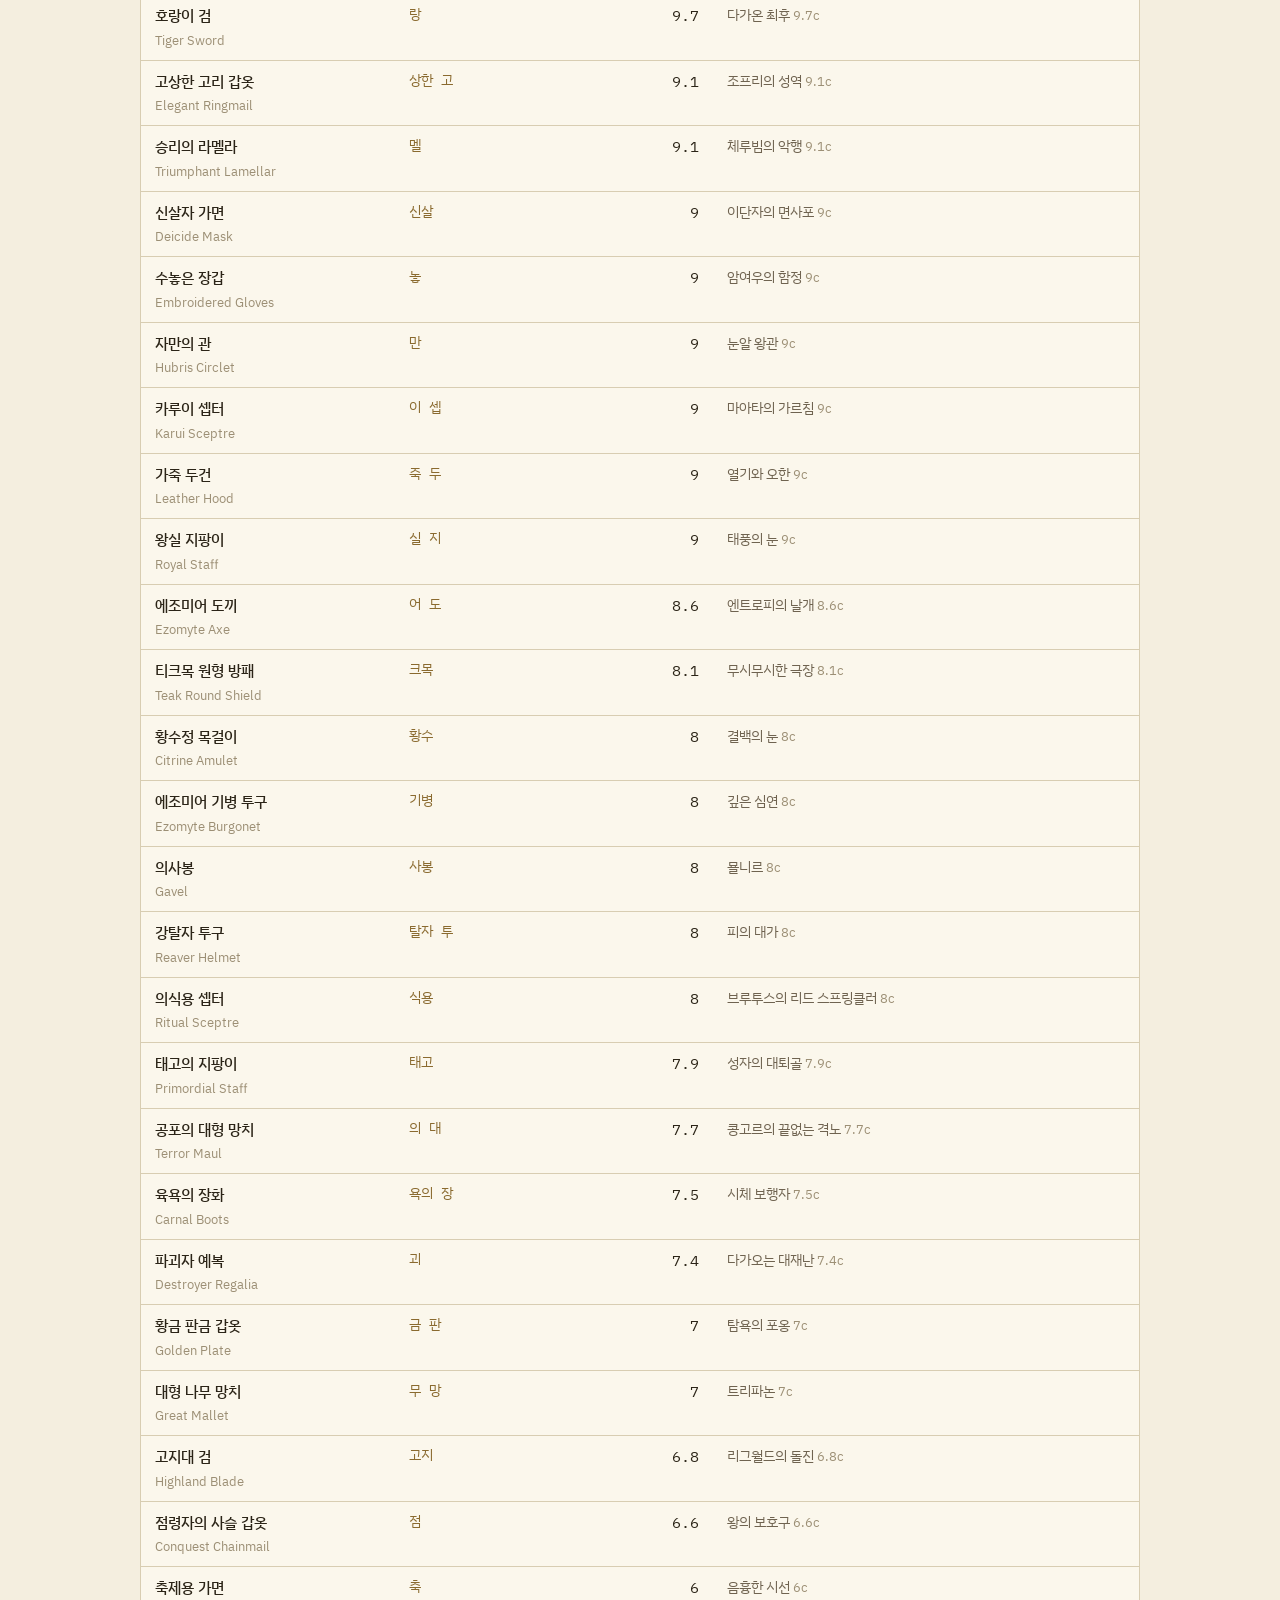
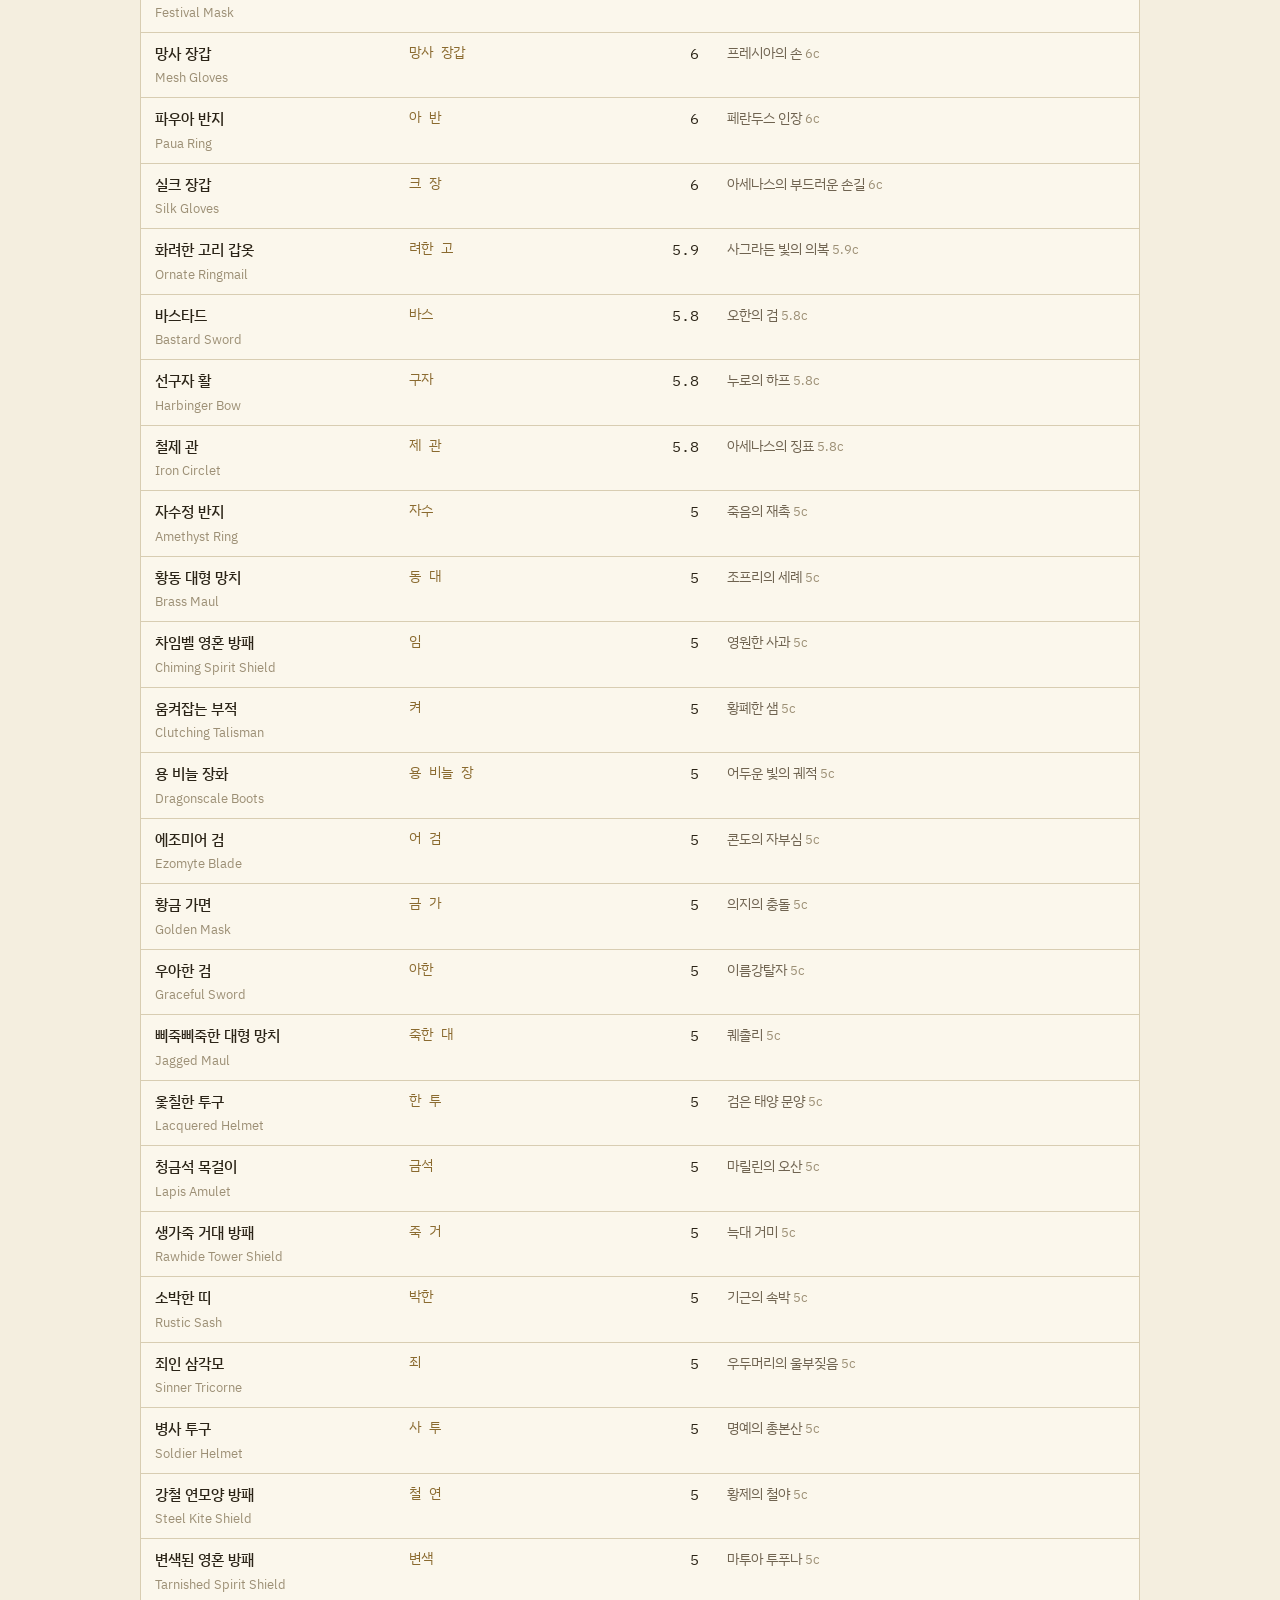
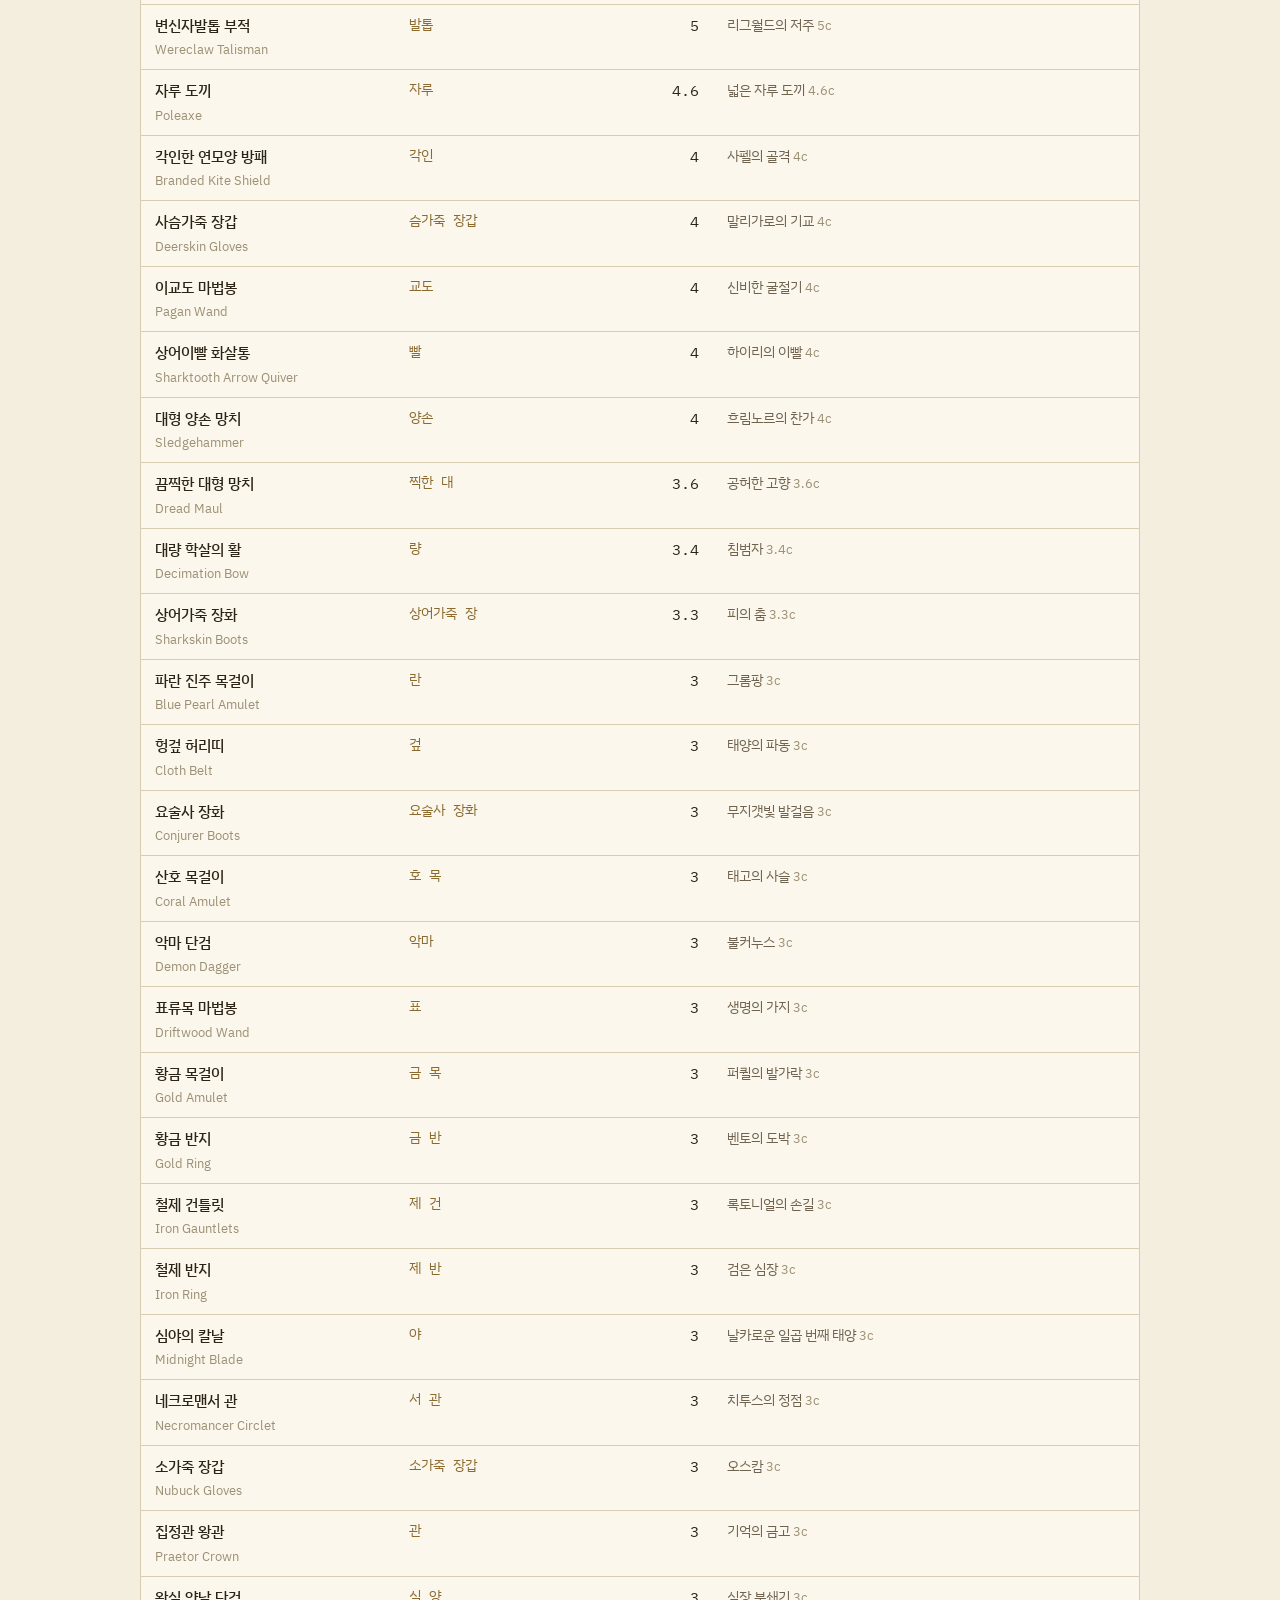
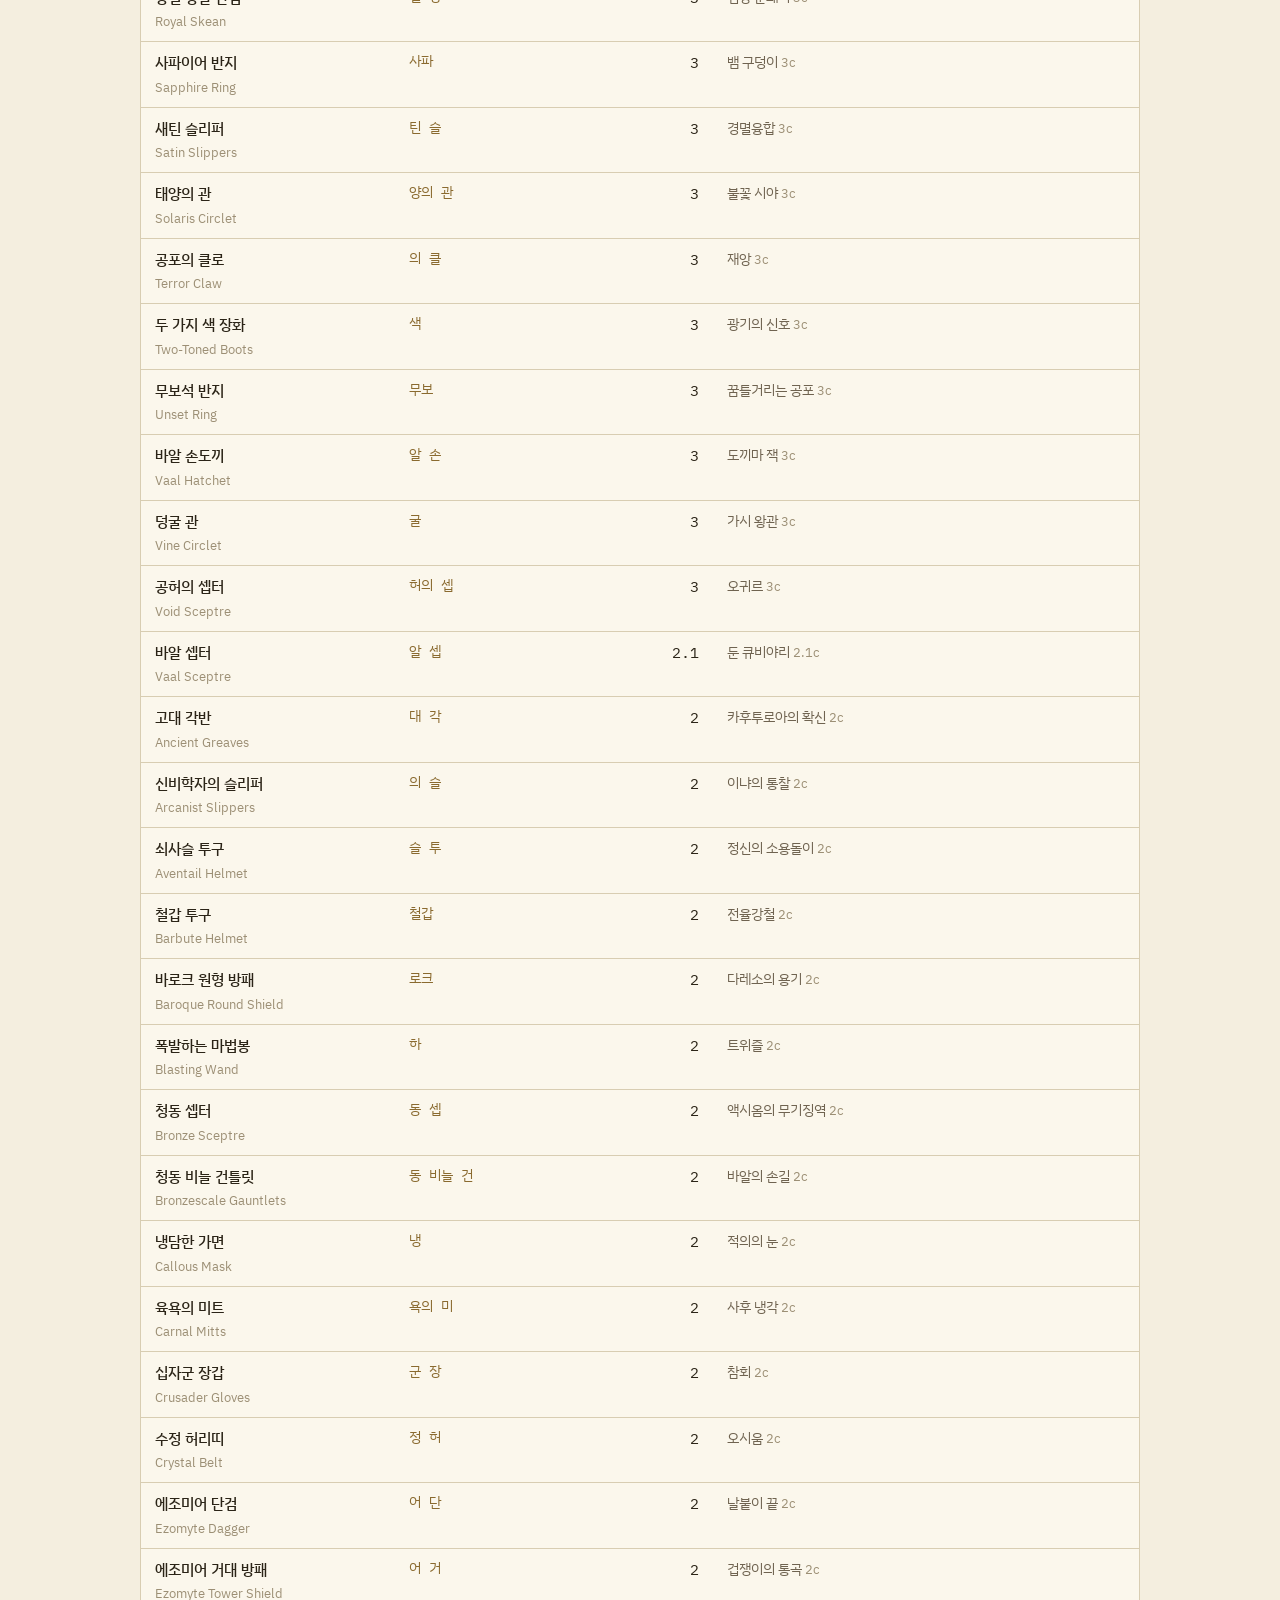
<file: expedition.html>
<!doctype html>
<html lang="ko">
<head>
<meta charset="utf-8">
<meta name="viewport" content="width=device-width, initial-scale=1.0">
<title>그위넨 도박 정규식</title>
<link rel="preconnect" href="https://fonts.googleapis.com">
<link rel="preconnect" href="https://fonts.gstatic.com" crossorigin>
<link rel="stylesheet" href="https://fonts.googleapis.com/css2?family=Noto+Serif+KR:wght@600;700&family=IBM+Plex+Sans+KR:wght@400;500;700&family=IBM+Plex+Mono:wght@400;600&display=swap">
<link rel="stylesheet" href="assets/style.css">
</head>
<body>
<div class="wrap">
<nav class="tabs">
  <a href="index.html">홈</a>
  <a href="beast.html">야수 도감</a>
  <a href="scarab.html">갑충석</a>
  <a href="tattoo.html">문신</a>
  <a href="runegraft.html">룬 접목</a>
  <a href="expedition.html" class="on">그위넨 도박</a>
  <a href="boat.html">항해 해도</a>
</nav>
  <header class="site">
    <h1>그위넨 도박 정규식</h1>
    <span class="sub">그위넨 상점에서 값비싼 고유가 나올 수 있는 기물만 강조하는 검색어 생성기</span>
  </header>
  <p class="meta" id="meta">시세 불러오는 중…</p>

  <div class="resultbox">
    <div class="regex" id="out"></div>
    <span class="count" id="count">0/250</span>
    <span class="copied" id="copied">복사됨</span>
    <button id="copy">복사</button>
    <button class="ghost" id="reset">초기화</button>
  </div>

  <div class="panel">
    <h2>설정</h2>
    <div class="fields">
      <div class="field">
        <label for="min">노릴 고유의 최소 카오스 가치</label>
        <input id="min" type="text" inputmode="numeric" placeholder="예: 50">
      </div>
    </div>
    <p class="hint">해당 기물에서 나올 수 있는 고유 중 가장 비싼 것이 기준입니다. 행을 클릭하면 가격과 무관하게 <b>포함</b> → <b>제외</b> → 자동 순으로 고정됩니다.</p>
  </div>

  <div class="tablewrap">
    <table>
      <thead>
        <tr><th>기물</th><th>정규식</th><th class="num">최고가</th><th>노릴 만한 고유</th></tr>
      </thead>
      <tbody id="rows"></tbody>
    </table>
  </div>

  <footer>
    포함된 기물은 금색으로 표시됩니다. 생성된 정규식을 그위넨 상점 창의 검색란에 붙여넣으면 해당 기물이 강조됩니다.<br>
    가격은 poe.ninja의 고유 아이템 시세 기준이며, 도박 결과의 기대값이 아니라 "그 기물에서 나올 수 있는 가장 비싼 고유"입니다.<br>
    원본 도구: <a href="https://poe.re">poe.re</a> (veiset) · 시세: poe.ninja (economy.poe.re) · 한국어 명칭: 한국 서비스 클라이언트 데이터 · 한국어 클라이언트 기준
  </footer>
</div>

<script>
const BASES = [{"en": "Abyssal Axe", "kr": "심연의 도끼", "regex": "심연", "items": [{"en": "Ngamahu's Flame", "kr": "나마후의 불꽃"}]}, {"en": "Agate Amulet", "kr": "마노 목걸이", "regex": "노", "items": [{"en": "Extractor Mentis", "kr": "정신 추출기"}, {"en": "Shaper's Seed", "kr": "쉐이퍼의 씨앗"}, {"en": "The Aylardex", "kr": "에일러덱스"}, {"en": "Voll's Devotion", "kr": "볼의 헌신"}]}, {"en": "Amber Amulet", "kr": "호박 목걸이", "regex": "호박", "items": [{"en": "Bloodsoaked Medallion", "kr": "피투성이 메달리온"}, {"en": "The Anvil", "kr": "모루"}]}, {"en": "Ambush Mitts", "kr": "매복 미트", "regex": "복 ", "items": [{"en": "Stormseeker", "kr": "폭풍 탐구자"}]}, {"en": "Ambusher", "kr": "매복자", "regex": "복자", "items": [{"en": "Goblinedge", "kr": "고블린날"}, {"en": "Taproot", "kr": "흡혈 뿌리"}]}, {"en": "Amethyst Ring", "kr": "자수정 반지", "regex": "자수", "items": [{"en": "Death Rush", "kr": "죽음의 재촉"}, {"en": "Ming's Heart", "kr": "밍의 심장"}]}, {"en": "Ancient Greaves", "kr": "고대 각반", "regex": "대 각", "items": [{"en": "Kahuturoa's Certainty", "kr": "카후투로아의 확신"}]}, {"en": "Ancient Spirit Shield", "kr": "고대의 영혼 방패", "regex": "대의", "items": [{"en": "Kongming's Stratagem", "kr": "공명의 계략"}]}, {"en": "Antique Greaves", "kr": "앤티크 각반", "regex": "크 각", "items": [{"en": "Torchoak Step", "kr": "횃불 참나무 층계"}]}, {"en": "Antique Rapier", "kr": "앤티크 레이피어", "regex": "크 레", "items": [{"en": "Ewar's Mirage", "kr": "이워의 신기루"}]}, {"en": "Arcanist Gloves", "kr": "신비학자의 장갑", "regex": "의 장갑", "items": [{"en": "Grip of the Council", "kr": "의회의 장악"}]}, {"en": "Arcanist Slippers", "kr": "신비학자의 슬리퍼", "regex": "의 슬", "items": [{"en": "Inya's Epiphany", "kr": "이냐의 통찰"}]}, {"en": "Archon Kite Shield", "kr": "집정관의 연모양 방패", "regex": "관의", "items": [{"en": "Prism Guardian", "kr": "분광의 수호자"}]}, {"en": "Assassin Bow", "kr": "암살자 활", "regex": "살자 활", "items": [{"en": "Chin Sol", "kr": "친 솔"}, {"en": "Darkscorn", "kr": "어두운 냉소"}]}, {"en": "Assassin's Garb", "kr": "암살자의 의복", "regex": "살자의 의", "items": [{"en": "Cospri's Will", "kr": "코스프리의 의지"}]}, {"en": "Assassin's Mitts", "kr": "암살자의 미트", "regex": "살자의 미", "items": [{"en": "Snakebite", "kr": "뱀 이빨"}]}, {"en": "Astral Plate", "kr": "우주의 판금 갑옷", "regex": "우주", "items": [{"en": "Blunderbore", "kr": "블런더보어"}, {"en": "Death's Oath", "kr": "죽음의 서약"}]}, {"en": "Auric Mace", "kr": "금빛 철퇴", "regex": "빛", "items": [{"en": "Callinellus Malleus", "kr": "집게발 쇠망치"}]}, {"en": "Aventail Helmet", "kr": "쇠사슬 투구", "regex": "슬 투", "items": [{"en": "Mindspiral", "kr": "정신의 소용돌이"}]}, {"en": "Awl", "kr": "송곳", "regex": "송곳", "items": [{"en": "Wildslash", "kr": "거친 베기"}]}, {"en": "Barbute Helmet", "kr": "철갑 투구", "regex": "철갑", "items": [{"en": "Thrillsteel", "kr": "전율강철"}]}, {"en": "Baroque Round Shield", "kr": "바로크 원형 방패", "regex": "로크", "items": [{"en": "Daresso's Courage", "kr": "다레소의 용기"}]}, {"en": "Basket Rapier", "kr": "손보호구 레이피어", "regex": "보호", "items": [{"en": "Aurumvorax", "kr": "금빛 욕망"}]}, {"en": "Bastard Sword", "kr": "바스타드", "regex": "바스", "items": [{"en": "Shiversting", "kr": "오한의 검"}]}, {"en": "Blasting Wand", "kr": "폭발하는 마법봉", "regex": "하", "items": [{"en": "Twyzel", "kr": "트위즐"}]}, {"en": "Blazing Arrow Quiver", "kr": "맹렬한 화살통", "regex": "렬", "items": [{"en": "Blackgleam", "kr": "검은 섬광"}]}, {"en": "Blue Pearl Amulet", "kr": "파란 진주 목걸이", "regex": "란", "items": [{"en": "Gloomfang", "kr": "그롬팡"}]}, {"en": "Blunt Arrow Quiver", "kr": "뭉툭한 화살통", "regex": "뭉", "items": [{"en": "Rearguard", "kr": "후위 경계"}]}, {"en": "Bone Armour", "kr": "뼈 갑옷", "regex": "뼈 갑", "items": [{"en": "Bloodbond", "kr": "피붙이"}]}, {"en": "Bone Helmet", "kr": "뼈 투구", "regex": "뼈 투", "items": [{"en": "Ancient Skull", "kr": "고대 해골"}]}, {"en": "Boot Blade", "kr": "주머니칼", "regex": "니칼", "items": [{"en": "Widowmaker", "kr": "위도우메이커"}]}, {"en": "Boot Knife", "kr": "주머니 단도", "regex": "니 단", "items": [{"en": "Ungil's Gauche", "kr": "웅힐의 투박함"}]}, {"en": "Branded Kite Shield", "kr": "각인한 연모양 방패", "regex": "각인", "items": [{"en": "Saffell's Frame", "kr": "사펠의 골격"}]}, {"en": "Brass Maul", "kr": "황동 대형 망치", "regex": "동 대", "items": [{"en": "Geofri's Baptism", "kr": "조프리의 세례"}]}, {"en": "Brass Spirit Shield", "kr": "황동 영혼 방패", "regex": "동 영", "items": [{"en": "Sentari's Answer", "kr": "센타리의 응답"}]}, {"en": "Bronze Gauntlets", "kr": "청동 건틀릿", "regex": "동 건", "items": [{"en": "Giantsbane", "kr": "거대한 파멸"}]}, {"en": "Bronze Sceptre", "kr": "청동 셉터", "regex": "동 셉", "items": [{"en": "Axiom Perpetuum", "kr": "액시옴의 무기징역"}]}, {"en": "Bronzescale Boots", "kr": "청동 비늘 장화", "regex": "동 비늘 장", "items": [{"en": "Lioneye's Paws", "kr": "라이온아이의 발"}]}, {"en": "Bronzescale Gauntlets", "kr": "청동 비늘 건틀릿", "regex": "동 비늘 건", "items": [{"en": "Slitherpinch", "kr": "뱀의 손길"}, {"en": "Vaal Caress", "kr": "바알의 손길"}]}, {"en": "Buckskin Tunic", "kr": "사슴가죽 튜닉", "regex": "슴가죽 튜", "items": [{"en": "Ashrend", "kr": "부서진 잿더미"}]}, {"en": "Calling Wand", "kr": "부름의 마법봉", "regex": "름의", "items": [{"en": "Midnight Bargain", "kr": "심야의 교섭"}]}, {"en": "Callous Mask", "kr": "냉담한 가면", "regex": "냉", "items": [{"en": "Eye of Malice", "kr": "적의의 눈"}]}, {"en": "Carnal Armour", "kr": "육욕의 갑옷", "regex": "의 갑", "items": [{"en": "The Restless Ward", "kr": "끊임없는 수호"}]}, {"en": "Carnal Boots", "kr": "육욕의 장화", "regex": "욕의 장", "items": [{"en": "Corpsewalker", "kr": "시체 보행자"}]}, {"en": "Carnal Mitts", "kr": "육욕의 미트", "regex": "욕의 미", "items": [{"en": "Algor Mortis", "kr": "사후 냉각"}, {"en": "The Embalmer", "kr": "시체처리사의 장갑"}]}, {"en": "Carnal Sceptre", "kr": "육욕의 셉터", "regex": "욕의 셉", "items": [{"en": "Breath of the Council", "kr": "의회의 숨결"}]}, {"en": "Carved Wand", "kr": "조각된 마법봉", "regex": "각된 마", "items": [{"en": "Ashcaller", "kr": "재 소환사"}, {"en": "The Poet's Pen", "kr": "시인의 펜"}]}, {"en": "Cedar Tower Shield", "kr": "삼나무 거대 방패", "regex": "삼나", "items": [{"en": "Trolltimber Spire", "kr": "트롤나무 꼭대기"}]}, {"en": "Chain Belt", "kr": "사슬 허리띠", "regex": "슬 허", "items": [{"en": "Ascent From Flesh", "kr": "육체로부터의 해방"}, {"en": "Bated Breath", "kr": "약해진 숨결"}, {"en": "Chain of Endurance", "kr": "인내의 사슬"}, {"en": "Maligaro's Restraint", "kr": "말리가로의 속박"}]}, {"en": "Chain Gloves", "kr": "사슬 장갑", "regex": "슬 장", "items": [{"en": "Shackles of the Wretched", "kr": "불운아의 족쇄"}]}, {"en": "Champion Kite Shield", "kr": "용사의 연모양 방패", "regex": "사의", "items": [{"en": "Aegis Aurora", "kr": "비호의 오로라"}]}, {"en": "Chiming Spirit Shield", "kr": "차임벨 영혼 방패", "regex": "임", "items": [{"en": "The Eternal Apple", "kr": "영원한 사과"}]}, {"en": "Citrine Amulet", "kr": "황수정 목걸이", "regex": "황수", "items": [{"en": "Daresso's Salute", "kr": "다레소의 경례"}, {"en": "Eye of Innocence", "kr": "결백의 눈"}, {"en": "Retaliation Charm", "kr": "보복 부적"}, {"en": "The Jinxed Juju", "kr": "징크스 액막이"}]}, {"en": "Clasped Boots", "kr": "버클 장화", "regex": "버클 장", "items": [{"en": "Sundance", "kr": "태양을 보는 춤"}]}, {"en": "Clasped Mitts", "kr": "버클 미트", "regex": "클 미", "items": [{"en": "Aukuna's Will", "kr": "아우카나의 의지"}, {"en": "Shadows and Dust", "kr": "그림자와 먼지"}]}, {"en": "Cleaver", "kr": "가로날도끼", "regex": "가로", "items": [{"en": "Dreadarc", "kr": "접근하는 공포"}]}, {"en": "Close Helmet", "kr": "폐쇄형 투구", "regex": "폐", "items": [{"en": "The Baron", "kr": "남작"}]}, {"en": "Cloth Belt", "kr": "헝겊 허리띠", "regex": "겊", "items": [{"en": "Bound Fate", "kr": "속박된 운명"}, {"en": "Ceinture of Benevolence", "kr": "관대함의 띠"}, {"en": "Nevalius Inheritance", "kr": "네발리우스의 유산"}, {"en": "Perandus Blazon", "kr": "페란두스 문장"}, {"en": "Soul Tether", "kr": "영혼 올가미"}, {"en": "Soulthirst", "kr": "목마른 영혼"}, {"en": "Sunblast", "kr": "태양의 파동"}, {"en": "The Druggery", "kr": "약품"}]}, {"en": "Clutching Talisman", "kr": "움켜잡는 부적", "regex": "켜", "items": [{"en": "Blightwell", "kr": "황폐한 샘"}]}, {"en": "Cobalt Jewel", "kr": "코발트색 주얼", "regex": "코", "items": [{"en": "Unending Hunger", "kr": "끝없는 허기"}, {"en": "Witchbane", "kr": "마녀의 파멸"}]}, {"en": "Colossal Tower Shield", "kr": "초대형 거대 방패", "regex": "초", "items": [{"en": "Ahn's Heritage", "kr": "안의 유산"}]}, {"en": "Compound Spiked Shield", "kr": "합성 가시 방패", "regex": "합성", "items": [{"en": "Maligaro's Lens", "kr": "말리가로의 렌즈"}]}, {"en": "Conjurer Boots", "kr": "요술사 장화", "regex": "요술사 장화", "items": [{"en": "Rainbowstride", "kr": "무지갯빛 발걸음"}]}, {"en": "Conjurer Gloves", "kr": "요술사 장갑", "regex": "술사 장갑", "items": [{"en": "Voidbringer", "kr": "공허 인도자"}]}, {"en": "Conquest Chainmail", "kr": "점령자의 사슬 갑옷", "regex": "점", "items": [{"en": "Kingsguard", "kr": "왕의 보호구"}]}, {"en": "Copper Plate", "kr": "구리 판금 갑옷", "regex": "구리", "items": [{"en": "Solaris Lorica", "kr": "솔라리스 흉갑"}]}, {"en": "Coral Amulet", "kr": "산호 목걸이", "regex": "호 목", "items": [{"en": "Araku Tiki", "kr": "아라쿠 티키"}, {"en": "Ikiaho's Promise", "kr": "이키아호의 약속"}, {"en": "Tainted Pact", "kr": "더럽혀진 맹약"}, {"en": "Tavukai", "kr": "타부카이"}, {"en": "The Primordial Chain", "kr": "태고의 사슬"}]}, {"en": "Coral Ring", "kr": "산호 반지", "regex": "호 반", "items": [{"en": "Kaom's Sign", "kr": "카옴의 표식"}, {"en": "Sibyl's Lament", "kr": "시빌의 한탄"}]}, {"en": "Corrugated Buckler", "kr": "주름진 버클러", "regex": "름진", "items": [{"en": "Great Old One's Ward", "kr": "위대한 고대 신의 수호"}]}, {"en": "Corsair Sword", "kr": "해적의 검", "regex": "적의", "items": [{"en": "Ichimonji", "kr": "이치몬지"}]}, {"en": "Crimson Jewel", "kr": "진홍색 주얼", "regex": "홍", "items": [{"en": "Bloodnotch", "kr": "피의 오늬"}, {"en": "Firesong", "kr": "불의 노래"}, {"en": "Immutable Force", "kr": "불변의 힘"}, {"en": "Inspired Learning", "kr": "탁월한 학습"}, {"en": "Might of the Meek", "kr": "온유의 힘"}]}, {"en": "Crude Bow", "kr": "조잡한 활", "regex": "잡한", "items": [{"en": "Silverbranch", "kr": "은빛 가지"}, {"en": "Widowhail", "kr": "과부우박"}]}, {"en": "Crusader Chainmail", "kr": "십자군 사슬 갑옷", "regex": "군 사", "items": [{"en": "Ambu's Charge", "kr": "앰부의 돌진"}]}, {"en": "Crusader Gloves", "kr": "십자군 장갑", "regex": "군 장", "items": [{"en": "Repentance", "kr": "참회"}]}, {"en": "Crusader Plate", "kr": "십자군 판금 갑옷", "regex": "군 판", "items": [{"en": "Lioneye's Vision", "kr": "라이온아이의 시각"}, {"en": "The Iron Fortress", "kr": "철의 요새"}]}, {"en": "Crystal Belt", "kr": "수정 허리띠", "regex": "정 허", "items": [{"en": "Auxium", "kr": "오시움"}]}, {"en": "Crystal Sceptre", "kr": "수정 셉터", "regex": "정 셉", "items": [{"en": "Nycta's Lantern", "kr": "닉타의 등불"}, {"en": "The Supreme Truth", "kr": "지고의 진리"}]}, {"en": "Cutthroat's Garb", "kr": "살인자의 의복", "regex": "인자의 의", "items": [{"en": "Bronn's Lithe", "kr": "브론의 융통성"}]}, {"en": "Death Bow", "kr": "죽음의 활", "regex": "음의", "items": [{"en": "Death's Harp", "kr": "죽음의 하프"}, {"en": "Iron Commander", "kr": "철의 지휘관"}]}, {"en": "Decimation Bow", "kr": "대량 학살의 활", "regex": "량", "items": [{"en": "Infractem", "kr": "침범자"}]}, {"en": "Decorative Axe", "kr": "장식된 도끼", "regex": "식된", "items": [{"en": "Relentless Fury", "kr": "맹렬한 광분"}]}, {"en": "Deerskin Boots", "kr": "사슴가죽 장화", "regex": "슴가죽 장화", "items": [{"en": "Deerstalker", "kr": "사슴 추적자"}]}, {"en": "Deerskin Gloves", "kr": "사슴가죽 장갑", "regex": "슴가죽 장갑", "items": [{"en": "Maligaro's Virtuosity", "kr": "말리가로의 기교"}]}, {"en": "Deicide Mask", "kr": "신살자 가면", "regex": "신살", "items": [{"en": "Heretic's Veil", "kr": "이단자의 면사포"}]}, {"en": "Demon Dagger", "kr": "악마 단검", "regex": "악마", "items": [{"en": "Vulconus", "kr": "불커누스"}]}, {"en": "Desert Brigandine", "kr": "사막 브리간딘", "regex": "막", "items": [{"en": "Lightning Coil", "kr": "번개 도선"}]}, {"en": "Despot Axe", "kr": "절대군주 도끼", "regex": "군주", "items": [{"en": "Debeon's Dirge", "kr": "데비온의 장송곡"}]}, {"en": "Destiny Leather", "kr": "운명의 가죽 갑옷", "regex": "운명", "items": [{"en": "Queen of the Forest", "kr": "숲의 여왕"}]}, {"en": "Destroyer Regalia", "kr": "파괴자 예복", "regex": "괴", "items": [{"en": "The Coming Calamity", "kr": "다가오는 대재난"}]}, {"en": "Devout Chainmail", "kr": "신도 사슬 갑옷", "regex": "신도", "items": [{"en": "The Fourth Vow", "kr": "네 번째 맹세"}]}, {"en": "Diamond Ring", "kr": "다이아몬드 반지", "regex": "다", "items": [{"en": "Gifts from Above", "kr": "하늘에서 내려준 선물"}, {"en": "Grattus Signet", "kr": "그라투스 인장"}, {"en": "Romira's Banquet", "kr": "로미라의 연회"}]}, {"en": "Dragonscale Boots", "kr": "용 비늘 장화", "regex": "용 비늘 장", "items": [{"en": "Darkray Vectors", "kr": "어두운 빛의 궤적"}]}, {"en": "Dragonscale Gauntlets", "kr": "용 비늘 건틀릿", "regex": "용 비늘 건", "items": [{"en": "Surgebinders", "kr": "몰려드는 격동"}]}, {"en": "Dread Maul", "kr": "끔찍한 대형 망치", "regex": "찍한 대", "items": [{"en": "Voidhome", "kr": "공허한 고향"}]}, {"en": "Dream Mace", "kr": "몽환의 철퇴", "regex": "환", "items": [{"en": "Flesh-Eater", "kr": "식인종"}, {"en": "The Monastery Bell", "kr": "수도원 종"}]}, {"en": "Driftwood Wand", "kr": "표류목 마법봉", "regex": "표", "items": [{"en": "Lifesprig", "kr": "생명의 가지"}]}, {"en": "Dusk Blade", "kr": "황혼의 검", "regex": "혼의", "items": [{"en": "Ephemeral Edge", "kr": "덧없는 칼날"}]}, {"en": "Ebony Tower Shield", "kr": "칠흑의 거대 방패", "regex": "흑", "items": [{"en": "Chernobog's Pillar", "kr": "체르노보그의 기둥"}, {"en": "Tukohama's Fortress", "kr": "투코하마의 요새"}]}, {"en": "Eelskin Boots", "kr": "장어가죽 장화", "regex": "장어가죽 장화", "items": [{"en": "Orbala's Stand", "kr": "오발라의 항전"}]}, {"en": "Eelskin Gloves", "kr": "장어가죽 장갑", "regex": "어가죽 장갑", "items": [{"en": "Great Old One's Tentacles", "kr": "위대한 고대 신의 촉수"}]}, {"en": "Elder Sword", "kr": "장로의 검", "regex": "로의", "items": [{"en": "Innsbury Edge", "kr": "인스뷰리 칼날"}]}, {"en": "Elegant Ringmail", "kr": "고상한 고리 갑옷", "regex": "상한 고", "items": [{"en": "Geofri's Sanctuary", "kr": "조프리의 성역"}]}, {"en": "Elegant Round Shield", "kr": "고상한 원형 방패", "regex": "한 원", "items": [{"en": "The Oppressor", "kr": "억압자"}, {"en": "The Squire", "kr": "종자"}]}, {"en": "Elegant Sword", "kr": "고상한 검", "regex": "상한 검", "items": [{"en": "Lakishu's Blade", "kr": "라키슈의 검"}]}, {"en": "Embroidered Gloves", "kr": "수놓은 장갑", "regex": "놓", "items": [{"en": "Vixen's Entrapment", "kr": "암여우의 함정"}]}, {"en": "Engraved Greatsword", "kr": "아로새긴 대검", "regex": "긴 대", "items": [{"en": "Rakiata's Dance", "kr": "라키아타의 춤"}]}, {"en": "Engraved Wand", "kr": "아로새긴 마법봉", "regex": "긴 마", "items": [{"en": "Eclipse Solaris", "kr": "솔라리스의 쇠퇴"}, {"en": "Midnight Bargain", "kr": "심야의 교섭"}]}, {"en": "Estoc", "kr": "에스톡", "regex": "톡", "items": [{"en": "Daresso's Passion", "kr": "다레소의 열정"}]}, {"en": "Etched Greatsword", "kr": "조각된 대검", "regex": "된 대", "items": [{"en": "Edge of Madness", "kr": "광기의 칼날"}]}, {"en": "Eternal Sword", "kr": "영원의 검", "regex": "영원", "items": [{"en": "Beltimber Blade", "kr": "벨팀버 검"}, {"en": "Dreamfeather", "kr": "꿈의 깃털"}, {"en": "Grelwood Shank", "kr": "그렐나무 자루"}]}, {"en": "Exquisite Leather", "kr": "정교한 가죽 갑옷", "regex": "교한", "items": [{"en": "Kintsugi", "kr": "킨츠키"}, {"en": "Yriel's Fostering", "kr": "이리엘의 훈육"}]}, {"en": "Ezomyte Axe", "kr": "에조미어 도끼", "regex": "어 도", "items": [{"en": "Sinvicta's Mettle", "kr": "신빅타의 패기"}, {"en": "Wings of Entropy", "kr": "엔트로피의 날개"}]}, {"en": "Ezomyte Blade", "kr": "에조미어 검", "regex": "어 검", "items": [{"en": "Kondo's Pride", "kr": "콘도의 자부심"}]}, {"en": "Ezomyte Burgonet", "kr": "에조미어 기병 투구", "regex": "기병", "items": [{"en": "Abyssus", "kr": "깊은 심연"}, {"en": "Howlcrack", "kr": "포효균열"}]}, {"en": "Ezomyte Dagger", "kr": "에조미어 단검", "regex": "어 단", "items": [{"en": "Cold Iron Point", "kr": "날붙이 끝"}]}, {"en": "Ezomyte Staff", "kr": "에조미어 지팡이", "regex": "어 지", "items": [{"en": "Cane of Unravelling", "kr": "해결의 지팡이"}, {"en": "Soulwrest", "kr": "영혼 착취"}]}, {"en": "Ezomyte Tower Shield", "kr": "에조미어 거대 방패", "regex": "어 거", "items": [{"en": "Cowards' Wail", "kr": "겁쟁이의 통곡"}]}, {"en": "Feathered Arrow Quiver", "kr": "깃 화살통", "regex": "깃 ", "items": [{"en": "Asphyxia's Wrath", "kr": "질식의 진노"}, {"en": "Saemus' Gift", "kr": "새무스의 선물"}]}, {"en": "Festival Mask", "kr": "축제용 가면", "regex": "축", "items": [{"en": "Leer Cast", "kr": "음흉한 시선"}]}, {"en": "Fiend Dagger", "kr": "마귀 단검", "regex": "귀 단", "items": [{"en": "Arakaali's Fang", "kr": "아라칼리의 송곳니"}, {"en": "The Consuming Dark", "kr": "타들어 가는 어둠"}]}, {"en": "Fishing Rod", "kr": "낚싯대", "regex": "낚", "items": [{"en": "Reefbane", "kr": "Reefbane"}, {"en": "Song of the Sirens", "kr": "Song of the Sirens"}]}, {"en": "Flaying Knife", "kr": "박피 단도", "regex": "박피", "items": [{"en": "Mightflay", "kr": "강력한 가죽칼"}]}, {"en": "Fright Claw", "kr": "섬뜩한 클로", "regex": "뜩", "items": [{"en": "Mortem Morsu", "kr": "고통스러운 죽음"}]}, {"en": "Full Dragonscale", "kr": "전신 용 비늘 갑옷", "regex": " 용", "items": [{"en": "Daresso's Defiance", "kr": "다레소의 저항"}]}, {"en": "Full Wyrmscale", "kr": "전신 아룡 비늘 갑옷", "regex": " 아", "items": [{"en": "Belly of the Beast", "kr": "짐승의 소굴"}]}, {"en": "Gavel", "kr": "의사봉", "regex": "사봉", "items": [{"en": "Cameria's Maul", "kr": "카메리아의 대형 망치"}, {"en": "Mjölner", "kr": "묠니르"}]}, {"en": "General's Brigandine", "kr": "장군의 브리간딘", "regex": "장군", "items": [{"en": "Rigwald's Hunt", "kr": "리그월드의 사냥"}]}, {"en": "Gilded Sallet", "kr": "도금 샐릿", "regex": "도금", "items": [{"en": "Deidbell", "kr": "죽음의 종"}]}, {"en": "Gladiator Plate", "kr": "검투사 판금 갑옷", "regex": "검투", "items": [{"en": "The Brass Dome", "kr": "황동 철갑"}]}, {"en": "Gladius", "kr": "글라디우스", "regex": "글", "items": [{"en": "Scaeva", "kr": "스카이바"}]}, {"en": "Glorious Plate", "kr": "영광의 판금 갑옷", "regex": "광의", "items": [{"en": "Kaom's Heart", "kr": "카옴의 심장"}, {"en": "Perfidy", "kr": "배반"}]}, {"en": "Gnarled Branch", "kr": "울퉁불퉁한 나뭇가지", "regex": "뭇", "items": [{"en": "Fencoil", "kr": "늪 감긴 가지"}, {"en": "The Blood Thorn", "kr": "피의 가시"}]}, {"en": "Goat's Horn", "kr": "염소의 뿔", "regex": "뿔", "items": [{"en": "Abberath's Horn", "kr": "아버라스의 뿔"}]}, {"en": "Goathide Boots", "kr": "염소가죽 장화", "regex": "염소가죽 장화", "items": [{"en": "Abberath's Hooves", "kr": "아버라스의 발굽"}, {"en": "Victario's Flight", "kr": "빅타리오의 비상"}]}, {"en": "Goathide Gloves", "kr": "염소가죽 장갑", "regex": "염소가죽 장갑", "items": [{"en": "Hrimsorrow", "kr": "흐림소로우"}]}, {"en": "Gold Amulet", "kr": "황금 목걸이", "regex": "금 목", "items": [{"en": "Perquil's Toe", "kr": "퍼퀼의 발가락"}, {"en": "The Ignomon", "kr": "이그노몬"}, {"en": "Winterheart", "kr": "겨울심장"}]}, {"en": "Gold Ring", "kr": "황금 반지", "regex": "금 반", "items": [{"en": "Andvarius", "kr": "앤드바리우스"}, {"en": "The Highwayman", "kr": "노상강도"}, {"en": "Ventor's Gamble", "kr": "벤토의 도박"}]}, {"en": "Golden Mask", "kr": "황금 가면", "regex": "금 가", "items": [{"en": "The Three Dragons", "kr": "세 마리의 용"}, {"en": "Willclash", "kr": "의지의 충돌"}]}, {"en": "Golden Plate", "kr": "황금 판금 갑옷", "regex": "금 판", "items": [{"en": "Greed's Embrace", "kr": "탐욕의 포옹"}]}, {"en": "Goliath Gauntlets", "kr": "거인 건틀릿", "regex": "거인", "items": [{"en": "Empire's Grasp", "kr": "제국의 손아귀"}]}, {"en": "Graceful Sword", "kr": "우아한 검", "regex": "아한", "items": [{"en": "Nametaker", "kr": "이름강탈자"}]}, {"en": "Great Crown", "kr": "대형 왕관", "regex": "형 왕", "items": [{"en": "Geofri's Crest", "kr": "조프리의 문양"}]}, {"en": "Great Helmet", "kr": "대형 투구", "regex": "대형 투", "items": [{"en": "Veil of the Night", "kr": "밤의 장막"}]}, {"en": "Great Mallet", "kr": "대형 나무 망치", "regex": "무 망", "items": [{"en": "Chober Chaber", "kr": "초버 차버"}, {"en": "Trypanon", "kr": "트리파논"}]}, {"en": "Greatwolf Talisman", "kr": "위대한 늑대 부적", "regex": "대한", "items": [{"en": "Eyes of the Greatwolf", "kr": "위대한 늑대의 눈"}]}, {"en": "Grinning Fetish", "kr": "웃는 조각상 홀", "regex": "웃", "items": [{"en": "Earendel's Embrace", "kr": "에아렌델의 포옹"}]}, {"en": "Gut Ripper", "kr": "내장 거열기", "regex": "내", "items": [{"en": "Advancing Fortress", "kr": "전진하는 요새"}, {"en": "Ornament of the East", "kr": "동방의 장신구"}]}, {"en": "Harbinger Bow", "kr": "선구자 활", "regex": "구자", "items": [{"en": "Nuro's Harp", "kr": "누로의 하프"}, {"en": "Slivertongue", "kr": "슬리버텅"}]}, {"en": "Harlequin Mask", "kr": "할리퀸 가면", "regex": "퀸", "items": [{"en": "Mind of the Council", "kr": "의회의 정신"}]}, {"en": "Harmonic Spirit Shield", "kr": "화음 영혼 방패", "regex": "화음", "items": [{"en": "Malachai's Loop", "kr": "말라카이의 고리"}]}, {"en": "Headsman Axe", "kr": "참수자 도끼", "regex": "참", "items": [{"en": "The Blood Reaper", "kr": "피의 수확자"}]}, {"en": "Heavy Arrow Quiver", "kr": "무거운 화살통", "regex": "운 화", "items": [{"en": "Scorpion's Call", "kr": "전갈의 부름"}]}, {"en": "Heavy Belt", "kr": "무거운 허리띠", "regex": "운 허", "items": [{"en": "Belt of the Deceiver", "kr": "기만자의 허리띠"}, {"en": "Bisco's Leash", "kr": "비스코의 가죽끈"}, {"en": "Dyadian Dawn", "kr": "쌍둥이의 여명"}, {"en": "Kaom's Binding", "kr": "카옴의 속박"}, {"en": "Mageblood", "kr": "마법사의 피"}, {"en": "Meginord's Girdle", "kr": "메기노드의 허리띠"}, {"en": "Siegebreaker", "kr": "공성분쇄기"}]}, {"en": "Hellion's Paw", "kr": "헬리온의 발", "regex": "온", "items": [{"en": "Bloodseeker", "kr": "피의 탐색자"}]}, {"en": "Highborn Staff", "kr": "상류층의 지팡이", "regex": "층", "items": [{"en": "Martyr of Innocence", "kr": "결백한 순교자"}]}, {"en": "Highland Blade", "kr": "고지대 검", "regex": "고지", "items": [{"en": "Rigwald's Charge", "kr": "리그월드의 돌진"}]}, {"en": "Holy Chainmail", "kr": "신성한 사슬 갑옷", "regex": "성한", "items": [{"en": "Voll's Protector", "kr": "볼의 보호자"}]}, {"en": "Hubris Circlet", "kr": "자만의 관", "regex": "만", "items": [{"en": "Crown of Eyes", "kr": "눈알 왕관"}, {"en": "Eber's Unification", "kr": "이버의 통합"}, {"en": "Ylfeban's Trickery", "kr": "일프밴의 계략"}]}, {"en": "Hydrascale Gauntlets", "kr": "히드라 비늘 건틀릿", "regex": "히", "items": [{"en": "Gravebind", "kr": "무덤의 속박"}]}, {"en": "Imbued Wand", "kr": "부여된 마법봉", "regex": "부여", "items": [{"en": "Obliteration", "kr": "말살"}, {"en": "Piscator's Vigil", "kr": "피스카토의 기도"}]}, {"en": "Imperial Bow", "kr": "제국 활", "regex": "국 활", "items": [{"en": "Lioneye's Glare", "kr": "라이온아이의 섬광"}, {"en": "Windripper", "kr": "윈드리퍼"}]}, {"en": "Imperial Claw", "kr": "제국 클로", "regex": "국 클", "items": [{"en": "Touch of Anguish", "kr": "비통의 손길"}]}, {"en": "Imperial Maul", "kr": "제국 대형 망치", "regex": "국 대", "items": [{"en": "Tidebreaker", "kr": "물결 분쇄기"}]}, {"en": "Imperial Skean", "kr": "제국 양날 단검", "regex": "국 양", "items": [{"en": "Divinarius", "kr": "디비나리우스"}, {"en": "White Wind", "kr": "눈바람"}]}, {"en": "Imperial Staff", "kr": "제국 지팡이", "regex": "국 지", "items": [{"en": "Agnerod East", "kr": "동쪽의 아그네로드"}, {"en": "Agnerod North", "kr": "북쪽의 아그네로드"}, {"en": "Agnerod South", "kr": "남쪽의 아그네로드"}, {"en": "Agnerod West", "kr": "서쪽의 아그네로드"}, {"en": "Jiquani's Potential", "kr": "지콰니의 잠재력"}]}, {"en": "Infernal Axe", "kr": "지옥불 도끼", "regex": "불 도", "items": [{"en": "Dyadus", "kr": "디아두스"}]}, {"en": "Infernal Sword", "kr": "지옥불 검", "regex": "불 검", "items": [{"en": "Oro's Sacrifice", "kr": "오로의 희생"}]}, {"en": "Iron Circlet", "kr": "철제 관", "regex": "제 관", "items": [{"en": "Asenath's Mark", "kr": "아세나스의 징표"}, {"en": "Wreath of Phrecia", "kr": "프레시아의 화관"}]}, {"en": "Iron Gauntlets", "kr": "철제 건틀릿", "regex": "제 건", "items": [{"en": "Lochtonial Caress", "kr": "록토니얼의 손길"}]}, {"en": "Iron Hat", "kr": "철제 투구", "regex": "제 투", "items": [{"en": "Ezomyte Peak", "kr": "에조미어의 면갑"}]}, {"en": "Iron Mask", "kr": "철 가면", "regex": "철 가", "items": [{"en": "Malachai's Simula", "kr": "말라카이의 위장막"}]}, {"en": "Iron Ring", "kr": "철제 반지", "regex": "제 반", "items": [{"en": "Blackheart", "kr": "검은 심장"}, {"en": "Icefang Orbit", "kr": "얼음송곳니의 위력"}, {"en": "Le Heup of All", "kr": "만인의 르 흐프"}, {"en": "Prospero's Protection", "kr": "프로스페로의 보호"}, {"en": "The Warden's Brand", "kr": "간수의 낙인"}, {"en": "Venopuncture", "kr": "혈관 관통"}]}, {"en": "Iron Staff", "kr": "철제 지팡이", "regex": "제 지", "items": [{"en": "Dying Breath", "kr": "죽어가는 숨결"}, {"en": "Pillar of the Caged God", "kr": "갇힌 신의 기둥"}, {"en": "Realmshaper", "kr": "영역 형성자"}]}, {"en": "Ironscale Boots", "kr": "철제 비늘 장화", "regex": "제 비늘 장", "items": [{"en": "Dusktoe", "kr": "황혼의 끝자락"}]}, {"en": "Ironscale Gauntlets", "kr": "철제 비늘 건틀릿", "regex": "제 비늘 건", "items": [{"en": "Flesh and Spirit", "kr": "육체와 영혼"}]}, {"en": "Ironwood Buckler", "kr": "철목 버클러", "regex": "철목", "items": [{"en": "Kiloava's Bluster", "kr": "킬로아바의 엄포"}]}, {"en": "Jade Amulet", "kr": "비취 목걸이", "regex": "취 목", "items": [{"en": "Hyrri's Truth", "kr": "하이리의 진리"}, {"en": "Karui Ward", "kr": "카루이의 수호"}, {"en": "Rashkaldor's Patience", "kr": "라시칼도어의 인내"}, {"en": "Willowgift", "kr": "버드나무 선물"}]}, {"en": "Jade Hatchet", "kr": "비취 손도끼", "regex": "취 손", "items": [{"en": "The Screaming Eagle", "kr": "울부짖는 독수리"}]}, {"en": "Jagged Foil", "kr": "삐죽삐죽한 펜싱 검", "regex": "한 펜", "items": [{"en": "Fidelitas' Spike", "kr": "피델리타스의 가시"}]}, {"en": "Jagged Maul", "kr": "삐죽삐죽한 대형 망치", "regex": "죽한 대", "items": [{"en": "Quecholli", "kr": "퀘촐리"}]}, {"en": "Jasper Chopper", "kr": "벽옥 절단기", "regex": "벽", "items": [{"en": "The Harvest", "kr": "수확"}]}, {"en": "Jewelled Foil", "kr": "보석이 박힌 펜싱 검", "regex": "석이", "items": [{"en": "Cospri's Malice", "kr": "코스프리의 장난"}]}, {"en": "Jingling Spirit Shield", "kr": "방울 영혼 방패", "regex": "방울", "items": [{"en": "Light of Lunaris", "kr": "루나리스의 빛"}]}, {"en": "Judgement Staff", "kr": "심판 지팡이", "regex": "심판", "items": [{"en": "Hegemony's Era", "kr": "패권의 시대"}, {"en": "The Grey Spire", "kr": "회색 가지"}]}, {"en": "Karui Chopper", "kr": "카루이 절단기", "regex": "이 절", "items": [{"en": "Kaom's Primacy", "kr": "카옴의 탁월함"}]}, {"en": "Karui Maul", "kr": "카루이 대형 망치", "regex": "이 대", "items": [{"en": "Marohi Erqi", "kr": "마로히 에르키"}]}, {"en": "Karui Sceptre", "kr": "카루이 셉터", "regex": "이 셉", "items": [{"en": "Death's Hand", "kr": "죽음의 손길"}, {"en": "Maata's Teaching", "kr": "마아타의 가르침"}]}, {"en": "Kinetic Wand", "kr": "역학 마법봉", "regex": "역학", "items": [{"en": "Moonsorrow", "kr": "달의 슬픔"}]}, {"en": "Lacquered Buckler", "kr": "옻칠한 버클러", "regex": "한 버", "items": [{"en": "Azadi Crest", "kr": "아자디 문양"}, {"en": "Mistwall", "kr": "안개 벽"}]}, {"en": "Lacquered Garb", "kr": "옻칠한 의복", "regex": "한 의", "items": [{"en": "Cloak of Defiance", "kr": "저항의 망토"}, {"en": "Victario's Influence", "kr": "빅타리오의 영향력"}]}, {"en": "Lacquered Helmet", "kr": "옻칠한 투구", "regex": "한 투", "items": [{"en": "Black Sun Crest", "kr": "검은 태양 문양"}]}, {"en": "Laminated Kite Shield", "kr": "합판 연모양 방패", "regex": "합판", "items": [{"en": "Victario's Charity", "kr": "빅타리오의 자비"}]}, {"en": "Lapis Amulet", "kr": "청금석 목걸이", "regex": "금석", "items": [{"en": "Doedre's Tongue", "kr": "도이드리의 혀"}, {"en": "Marylene's Fallacy", "kr": "마릴린의 오산"}, {"en": "Stone of Lazhwar", "kr": "라즈워의 보석"}, {"en": "Tear of Purity", "kr": "정화의 눈물"}, {"en": "The Ephemeral Bond", "kr": "덧없는 유대"}]}, {"en": "Lathi", "kr": "쇠테 곤봉", "regex": "테", "items": [{"en": "The Searing Touch", "kr": "이글거리는 손길"}]}, {"en": "Latticed Ringmail", "kr": "격자형 고리 갑옷", "regex": "격", "items": [{"en": "Icetomb", "kr": "얼음 묘지"}]}, {"en": "Leather Belt", "kr": "가죽 허리띠", "regex": "죽 허", "items": [{"en": "Gluttony", "kr": "폭식"}, {"en": "Headhunter", "kr": "헤드헌터"}, {"en": "Immortal Flesh", "kr": "불멸의 육체"}, {"en": "Leash of Oblation", "kr": "봉헌의 가죽끈"}, {"en": "Pyroshock Clasp", "kr": "화염격 걸쇠"}, {"en": "Umbilicus Immortalis", "kr": "불멸의 탯줄"}, {"en": "Wurm's Molt", "kr": "웜의 허물"}]}, {"en": "Leather Cap", "kr": "가죽 모자", "regex": "모자", "items": [{"en": "Goldrim", "kr": "금테"}]}, {"en": "Leather Hood", "kr": "가죽 두건", "regex": "죽 두", "items": [{"en": "Heatshiver", "kr": "열기와 오한"}]}, {"en": "Legion Boots", "kr": "군단 장화", "regex": "단 장화", "items": [{"en": "Gang's Momentum", "kr": "무리의 추진력"}, {"en": "March of the Legion", "kr": "군단의 행진"}]}, {"en": "Legion Gloves", "kr": "군단 장갑", "regex": "단 장갑", "items": [{"en": "Null and Void", "kr": "무효와 공허"}]}, {"en": "Legion Sword", "kr": "군단 검", "regex": "단 검", "items": [{"en": "Hyaon's Fury", "kr": "하야온의 광분"}]}, {"en": "Lion Pelt", "kr": "사자 가죽모", "regex": "사자 가", "items": [{"en": "Obscurantis", "kr": "몽매주의"}]}, {"en": "Lion Sword", "kr": "사자 검", "regex": "사자 검", "items": [{"en": "Doomsower", "kr": "멸망 유발자"}]}, {"en": "Long Bow", "kr": "장궁", "regex": "장궁", "items": [{"en": "Storm Cloud", "kr": "태풍 구름"}]}, {"en": "Long Staff", "kr": "긴 지팡이", "regex": "긴 지", "items": [{"en": "Pillar of the Caged God", "kr": "갇힌 신의 기둥"}]}, {"en": "Lunaris Circlet", "kr": "달의 관", "regex": "달", "items": [{"en": "Doedre's Scorn", "kr": "도이드리의 멸시"}]}, {"en": "Maelström Staff", "kr": "마엘스트롬 지팡이", "regex": "롬", "items": [{"en": "Taryn's Shiver", "kr": "타린의 오한"}]}, {"en": "Majestic Plate", "kr": "압도적인 판금 갑옷", "regex": "압", "items": [{"en": "Utula's Hunger", "kr": "우툴라의 굶주림"}]}, {"en": "Marble Amulet", "kr": "대리석 목걸이", "regex": "대리", "items": [{"en": "Bloodgrip", "kr": "피의 지배"}]}, {"en": "Martyr Gloves", "kr": "순교자 장갑", "regex": "교자", "items": [{"en": "Hand of Heresy", "kr": "이단의 손"}]}, {"en": "Meatgrinder", "kr": "고기 갈이개", "regex": "갈", "items": [{"en": "Brain Rattler", "kr": "요동치는 두뇌"}]}, {"en": "Mesh Boots", "kr": "망사 장화", "regex": "망사 장화", "items": [{"en": "Wake of Destruction", "kr": "파괴의 경야"}]}, {"en": "Mesh Gloves", "kr": "망사 장갑", "regex": "망사 장갑", "items": [{"en": "The Hand of Phrecia", "kr": "프레시아의 손"}, {"en": "Triad Grip", "kr": "삼합의 손아귀"}]}, {"en": "Midnight Blade", "kr": "심야의 칼날", "regex": "야", "items": [{"en": "Ahn's Might", "kr": "안의 완력"}, {"en": "Razor of the Seventh Sun", "kr": "날카로운 일곱 번째 태양"}, {"en": "Rigwald's Command", "kr": "리그월드의 명령"}]}, {"en": "Military Staff", "kr": "군용 지팡이", "regex": "군용", "items": [{"en": "Tremor Rod", "kr": "전율의 막대"}]}, {"en": "Mind Cage", "kr": "정신의 창살", "regex": "창", "items": [{"en": "Rime Gaze", "kr": "냉기의 시선"}, {"en": "Scold's Bridle", "kr": "꾸짖음의 굴레"}]}, {"en": "Mirrored Spiked Shield", "kr": "거울 같은 가시 방패", "regex": "같", "items": [{"en": "Leper's Alms", "kr": "나병 환자의 자선"}]}, {"en": "Moonstone Ring", "kr": "월장석 반지", "regex": "월", "items": [{"en": "Heartbound Loop", "kr": "마음에 묶인 고리"}, {"en": "Shavronne's Revelation", "kr": "샤브론의 계시"}, {"en": "Tawhanuku's Timing", "kr": "타하누쿠의 때맞춤"}, {"en": "Timeclasp", "kr": "시간의 속박"}, {"en": "Valyrium", "kr": "발리륨"}]}, {"en": "Mosaic Kite Shield", "kr": "조각무늬 연모양 방패", "regex": "늬", "items": [{"en": "Rise of the Phoenix", "kr": "불사조의 비상"}]}, {"en": "Murder Mitts", "kr": "살인자의 미트", "regex": "인자의 미", "items": [{"en": "Machina Mitts", "kr": "마키나 미트"}, {"en": "Thunderfist", "kr": "천둥 주먹"}]}, {"en": "Nailed Fist", "kr": "못박은 너클", "regex": "너", "items": [{"en": "Last Resort", "kr": "최후의 수단"}]}, {"en": "Necromancer Circlet", "kr": "네크로맨서 관", "regex": "서 관", "items": [{"en": "Chitus' Apex", "kr": "치투스의 정점"}]}, {"en": "Necromancer Silks", "kr": "네크로맨서 실크 갑옷", "regex": "서 실", "items": [{"en": "Fleshcrafter", "kr": "살점조각사"}, {"en": "Vis Mortis", "kr": "비스 모티스"}]}, {"en": "Nightmare Bascinet", "kr": "악몽의 배서닛", "regex": "닛", "items": [{"en": "Devoto's Devotion", "kr": "드보토의 헌신"}, {"en": "The Bringer of Rain", "kr": "비의 인도자"}]}, {"en": "Nubuck Boots", "kr": "소가죽 장화", "regex": "소가죽 장화", "items": [{"en": "Goldwyrm", "kr": "황금 아룡"}]}, {"en": "Nubuck Gloves", "kr": "소가죽 장갑", "regex": "소가죽 장갑", "items": [{"en": "Oskarm", "kr": "오스캄"}]}, {"en": "Occultist's Vestment", "kr": "오컬티스트의 법의", "regex": "컬", "items": [{"en": "Shavronne's Wrappings", "kr": "샤브론의 겉옷"}]}, {"en": "Omen Wand", "kr": "전조의 마법봉", "regex": "전조", "items": [{"en": "Apep's Rage", "kr": "아펩의 격노"}]}, {"en": "Onyx Amulet", "kr": "오닉스 목걸이", "regex": "닉스", "items": [{"en": "Astramentis", "kr": "별의 보석"}, {"en": "Carnage Heart", "kr": "학살 심장"}, {"en": "Eye of Chayula", "kr": "차율라의 눈"}, {"en": "Hinekora's Sight", "kr": "히네코라의 통찰력"}, {"en": "Replica Dragonfang's Flight", "kr": "용송곳니의 비상 모조품"}]}, {"en": "Opal Ring", "kr": "오팔 반지", "regex": "팔 반", "items": [{"en": "Stormfire", "kr": "태풍불길"}]}, {"en": "Opal Sceptre", "kr": "오팔 셉터", "regex": "팔 셉", "items": [{"en": "Balefire", "kr": "대화재"}]}, {"en": "Ornate Mace", "kr": "화려한 철퇴", "regex": "한 철", "items": [{"en": "Frostbreath", "kr": "서리 숨결"}]}, {"en": "Ornate Quiver", "kr": "화려한 화살통", "regex": "려한 화", "items": [{"en": "Maloney's Mechanism", "kr": "말로니의 기계 장치"}]}, {"en": "Ornate Ringmail", "kr": "화려한 고리 갑옷", "regex": "려한 고", "items": [{"en": "Lightbane Raiment", "kr": "사그라든 빛의 의복"}]}, {"en": "Ornate Sword", "kr": "화려한 검", "regex": "려한 검", "items": [{"en": "Queen's Decree", "kr": "여왕의 법령"}]}, {"en": "Pagan Wand", "kr": "이교도 마법봉", "regex": "교도", "items": [{"en": "Mystic Refractor", "kr": "신비한 굴절기"}]}, {"en": "Painted Buckler", "kr": "도색된 버클러", "regex": "도색", "items": [{"en": "Kaltenhalt", "kr": "붙잡은 냉기"}]}, {"en": "Paua Amulet", "kr": "파우아 목걸이", "regex": "아 목", "items": [{"en": "Atziri's Foible", "kr": "앗지리의 결점"}, {"en": "Defiance of Destiny", "kr": "운명의 저항"}, {"en": "Sidhebreath", "kr": "요정의 숨결"}]}, {"en": "Paua Ring", "kr": "파우아 반지", "regex": "아 반", "items": [{"en": "Doedre's Damning", "kr": "도이드리의 파멸"}, {"en": "Perandus Signet", "kr": "페란두스 인장"}, {"en": "Praxis", "kr": "관습"}, {"en": "Soulbound", "kr": "속박된 영혼"}]}, {"en": "Penetrating Arrow Quiver", "kr": "관통 화살통", "regex": "관통", "items": [{"en": "Drillneck", "kr": "치명적 송곳"}]}, {"en": "Pine Buckler", "kr": "소나무 버클러", "regex": "소나", "items": [{"en": "Crest of Perandus", "kr": "페란두스의 문양"}]}, {"en": "Pinnacle Tower Shield", "kr": "최고의 거대 방패", "regex": "최고", "items": [{"en": "Lioneye's Remorse", "kr": "라이온아이의 후회"}]}, {"en": "Plague Mask", "kr": "역병 가면", "regex": "역병", "items": [{"en": "Curtain Call", "kr": "커튼콜"}]}, {"en": "Plank Kite Shield", "kr": "널빤지 연모양 방패", "regex": "널", "items": [{"en": "Springleaf", "kr": "생기의 잎사귀"}]}, {"en": "Plate Vest", "kr": "판금 조끼", "regex": "금 조", "items": [{"en": "Bramblejack", "kr": "가시나무 갑옷"}]}, {"en": "Plated Greaves", "kr": "판금 각반", "regex": "금 각", "items": [{"en": "Stormcharger", "kr": "태풍 돌격대"}]}, {"en": "Platinum Kris", "kr": "백금 크리스", "regex": "리스", "items": [{"en": "Mark of the Doubting Knight", "kr": "불안한 기사의 징표"}]}, {"en": "Platinum Sceptre", "kr": "백금 셉터", "regex": "금 셉", "items": [{"en": "Singularity", "kr": "중력 붕괴"}]}, {"en": "Poleaxe", "kr": "자루 도끼", "regex": "자루", "items": [{"en": "Wideswing", "kr": "넓은 자루 도끼"}]}, {"en": "Polished Spiked Shield", "kr": "광택을 낸 가시 방패", "regex": "낸", "items": [{"en": "Zeel's Amplifier", "kr": "질의 증폭기"}]}, {"en": "Praetor Crown", "kr": "집정관 왕관", "regex": "관 ", "items": [{"en": "Ahn's Contempt", "kr": "안의 경멸"}, {"en": "Memory Vault", "kr": "기억의 금고"}, {"en": "Voll's Vision", "kr": "볼의 시각"}]}, {"en": "Primal Arrow Quiver", "kr": "원시 화살통", "regex": "원시", "items": [{"en": "The Poised Prism", "kr": "평형의 분광기"}]}, {"en": "Primordial Staff", "kr": "태고의 지팡이", "regex": "태고", "items": [{"en": "Femurs of the Saints", "kr": "성자의 대퇴골"}]}, {"en": "Prismatic Ring", "kr": "분광 반지", "regex": "분광", "items": [{"en": "Lori's Lantern", "kr": "로리의 등불"}, {"en": "Thief's Torment", "kr": "도둑의 고통"}]}, {"en": "Prophecy Wand", "kr": "예언 마법봉", "regex": "언 ", "items": [{"en": "Void Battery", "kr": "공허 충전기"}]}, {"en": "Prophet Crown", "kr": "예언자 왕관", "regex": "언자", "items": [{"en": "Speaker's Wreath", "kr": "연설가의 화관"}, {"en": "The Brine Crown", "kr": "염수 왕관"}, {"en": "The Broken Crown", "kr": "부서진 왕관"}]}, {"en": "Ranger Bow", "kr": "레인저 활", "regex": "저", "items": [{"en": "Null's Inclination", "kr": "몰살 의지"}]}, {"en": "Raven Mask", "kr": "큰까마귀 가면", "regex": "까", "items": [{"en": "The Gull", "kr": "갈매기"}]}, {"en": "Rawhide Boots", "kr": "생가죽 장화", "regex": "생가죽 장화", "items": [{"en": "Seven-League Step", "kr": "바람의 걸음"}]}, {"en": "Rawhide Tower Shield", "kr": "생가죽 거대 방패", "regex": "죽 거", "items": [{"en": "Lycosidae", "kr": "늑대 거미"}]}, {"en": "Reaver Helmet", "kr": "강탈자 투구", "regex": "탈자 투", "items": [{"en": "Blood Price", "kr": "피의 대가"}]}, {"en": "Reaver Sword", "kr": "강탈자 검", "regex": "탈자 검", "items": [{"en": "Hiltless", "kr": "고통의 검"}, {"en": "The Dancing Dervish", "kr": "춤추는 수도승"}]}, {"en": "Recurve Bow", "kr": "반곡궁", "regex": "곡", "items": [{"en": "Roth's Reach", "kr": "로스의 역량"}]}, {"en": "Regicide Mask", "kr": "왕 시해자 가면", "regex": "시해", "items": [{"en": "Akoya's Gaze", "kr": "아코야의 응시"}, {"en": "Crown of the Pale King", "kr": "창백한 왕의 왕관"}]}, {"en": "Reinforced Greaves", "kr": "강화 각반", "regex": "화 각", "items": [{"en": "Windscream", "kr": "바람의 괴성"}]}, {"en": "Reinforced Tower Shield", "kr": "강화 거대 방패", "regex": "화 거", "items": [{"en": "Titucius' Span", "kr": "티투시우스의 방패"}]}, {"en": "Ritual Sceptre", "kr": "의식용 셉터", "regex": "식용", "items": [{"en": "Brutus' Lead Sprinkler", "kr": "브루투스의 리드 스프링클러"}]}, {"en": "Riveted Boots", "kr": "고정못 장화", "regex": "고정", "items": [{"en": "Ralakesh's Impatience", "kr": "랄라케쉬의 조바심"}]}, {"en": "Rock Breaker", "kr": "바위 분쇄기", "regex": "바위", "items": [{"en": "Clayshaper", "kr": "클레이쉐이퍼"}]}, {"en": "Rotfeather Talisman", "kr": "썩은 깃털 부적", "regex": "털", "items": [{"en": "Natural Hierarchy", "kr": "순수의 지배"}]}, {"en": "Rotted Round Shield", "kr": "썩은 원형 방패", "regex": "은 원", "items": [{"en": "Wheel of the Stormsail", "kr": "거친 항해의 타륜"}]}, {"en": "Royal Axe", "kr": "왕실 도끼", "regex": "실 도", "items": [{"en": "Rigwald's Savagery", "kr": "리그월드의 야만"}]}, {"en": "Royal Bow", "kr": "왕실 활", "regex": "실 활", "items": [{"en": "Doomfletch", "kr": "죽음의 깃"}]}, {"en": "Royal Sceptre", "kr": "왕실의 셉터", "regex": "실의", "items": [{"en": "The Black Cane", "kr": "검은 지팡이"}]}, {"en": "Royal Skean", "kr": "왕실 양날 단검", "regex": "실 양", "items": [{"en": "Heartbreaker", "kr": "심장 분쇄기"}]}, {"en": "Royal Staff", "kr": "왕실 지팡이", "regex": "실 지", "items": [{"en": "The Stormheart", "kr": "태풍의 눈"}]}, {"en": "Ruby Ring", "kr": "루비 반지", "regex": "루비", "items": [{"en": "Emberwake", "kr": "잉걸불 지피기"}, {"en": "Mokou's Embrace", "kr": "모코우의 포옹"}, {"en": "Ngamahu's Sign", "kr": "나마후의 표식"}]}, {"en": "Rusted Sword", "kr": "녹슨 검", "regex": "녹", "items": [{"en": "Redbeak", "kr": "붉은 부리"}]}, {"en": "Rustic Sash", "kr": "소박한 띠", "regex": "박한", "items": [{"en": "Faminebind", "kr": "기근의 속박"}, {"en": "Feastbind", "kr": "연회의 속박"}, {"en": "Prismweave", "kr": "빛의 매듭"}]}, {"en": "Sabre", "kr": "사브르", "regex": "르", "items": [{"en": "The Princess", "kr": "공주"}]}, {"en": "Sadist Garb", "kr": "가학자 의복", "regex": "가학", "items": [{"en": "Inpulsa's Broken Heart", "kr": "인펄사의 상심"}, {"en": "Tinkerskin", "kr": "톱니의 보호"}]}, {"en": "Sage Wand", "kr": "현자 마법봉", "regex": "자 마", "items": [{"en": "Shade of Solaris", "kr": "솔라리스의 그늘"}, {"en": "Unlight Extant", "kr": "무광의 잔존"}]}, {"en": "Sage's Robe", "kr": "현자의 로브", "regex": "현자의", "items": [{"en": "Dialla's Malefaction", "kr": "디알라의 악행"}, {"en": "Zahndethus' Cassock", "kr": "잔데투스의 성직복"}]}, {"en": "Saint's Hauberk", "kr": "성인의 쇠사슬 갑옷", "regex": " 쇠", "items": [{"en": "Doryani's Prototype", "kr": "도리아니의 프로토타입"}, {"en": "The Ivory Tower", "kr": "상아탑"}]}, {"en": "Saintly Chainmail", "kr": "성인의 사슬 갑옷", "regex": "인의 사", "items": [{"en": "Chains of Command", "kr": "지휘관의 사슬"}, {"en": "Incandescent Heart", "kr": "백열하는 심장"}]}, {"en": "Samite Gloves", "kr": "금실 장갑", "regex": "금실", "items": [{"en": "Kalisa's Grace", "kr": "칼리사의 은총"}]}, {"en": "Samnite Helmet", "kr": "삼니움 투구", "regex": "니움", "items": [{"en": "Hrimnor's Resolve", "kr": "흐림노르의 결의"}]}, {"en": "Sapphire Ring", "kr": "사파이어 반지", "regex": "사파", "items": [{"en": "Dream Fragments", "kr": "꿈의 조각"}, {"en": "Pyre", "kr": "장작"}, {"en": "Snakepit", "kr": "뱀 구덩이"}, {"en": "Tasalio's Sign", "kr": "타살리오의 표식"}]}, {"en": "Satin Gloves", "kr": "새틴 장갑", "regex": "틴 장", "items": [{"en": "Allelopathy", "kr": "생존 경쟁"}, {"en": "Demon Stitcher", "kr": "악마 봉합자"}]}, {"en": "Satin Slippers", "kr": "새틴 슬리퍼", "regex": "틴 슬", "items": [{"en": "Scornflux", "kr": "경멸융합"}]}, {"en": "Scholar Boots", "kr": "학자 장화", "regex": "자 장화", "items": [{"en": "Shavronne's Pace", "kr": "샤브론의 보폭"}]}, {"en": "Scholar's Robe", "kr": "학자의 로브", "regex": "학자의 로", "items": [{"en": "Cloak of Flame", "kr": "화염의 망토"}]}, {"en": "Secutor Helm", "kr": "호위병 샐릿", "regex": "위병", "items": [{"en": "Skullhead", "kr": "두개골 투구"}]}, {"en": "Sentinel Jacket", "kr": "파수꾼 재킷", "regex": "꾼", "items": [{"en": "Dendrobate", "kr": "화살독 갑옷"}]}, {"en": "Serpentine Staff", "kr": "사문석 지팡이", "regex": "문", "items": [{"en": "Sire of Shards", "kr": "파편의 영주"}]}, {"en": "Serpentscale Gauntlets", "kr": "뱀 비늘 건틀릿", "regex": "뱀", "items": [{"en": "Haemophilia", "kr": "혈우병"}]}, {"en": "Serrated Arrow Quiver", "kr": "톱니 화살통", "regex": "톱니", "items": [{"en": "Craghead", "kr": "바위 화살촉"}]}, {"en": "Shackled Boots", "kr": "섀클 장화", "regex": "섀", "items": [{"en": "Veruso's Ambition", "kr": "베루소의 야심"}]}, {"en": "Shadow Axe", "kr": "그림자 도끼", "regex": "림자 도", "items": [{"en": "Reaper's Pursuit", "kr": "수확자의 추적"}]}, {"en": "Shadow Sceptre", "kr": "그림자 셉터", "regex": "자 셉", "items": [{"en": "Bitterdream", "kr": "악몽"}]}, {"en": "Shagreen Boots", "kr": "거친 생가죽 장화", "regex": " 생가죽 장화", "items": [{"en": "Three-step Assault", "kr": "삼단 공격"}]}, {"en": "Shagreen Gloves", "kr": "거친 생가죽 장갑", "regex": "생가죽 장갑", "items": [{"en": "Painseeker", "kr": "고통 탐구자"}]}, {"en": "Sharkskin Boots", "kr": "상어가죽 장화", "regex": "상어가죽 장", "items": [{"en": "The Blood Dance", "kr": "피의 춤"}]}, {"en": "Sharkskin Tunic", "kr": "상어가죽 튜닉", "regex": "어가죽 튜", "items": [{"en": "The Rat Cage", "kr": "쥐덫"}]}, {"en": "Sharktooth Arrow Quiver", "kr": "상어이빨 화살통", "regex": "빨", "items": [{"en": "Ahuana's Bite", "kr": "아후아나의 이빨"}, {"en": "Hyrri's Bite", "kr": "하이리의 이빨"}]}, {"en": "Short Bow", "kr": "단궁", "regex": "단궁", "items": [{"en": "Quill Rain", "kr": "화살 비"}]}, {"en": "Siege Axe", "kr": "공성용 도끼", "regex": "공성", "items": [{"en": "Soul Taker", "kr": "영혼 수확자"}]}, {"en": "Silk Gloves", "kr": "실크 장갑", "regex": "크 장", "items": [{"en": "Asenath's Gentle Touch", "kr": "아세나스의 부드러운 손길"}]}, {"en": "Silk Slippers", "kr": "실크 슬리퍼", "regex": "크 슬", "items": [{"en": "Bones of Ullr", "kr": "울러의 뼈"}]}, {"en": "Silken Hood", "kr": "실크 두건", "regex": "크 두", "items": [{"en": "Starkonja's Head", "kr": "스타콘자의 머리"}]}, {"en": "Silken Vest", "kr": "실크 조끼", "regex": "크 조", "items": [{"en": "Ghostwrithe", "kr": "유령의 몸서리"}]}, {"en": "Simple Robe", "kr": "단순한 로브", "regex": "단순", "items": [{"en": "Thousand Ribbons", "kr": "천 개의 리본"}]}, {"en": "Sinner Tricorne", "kr": "죄인 삼각모", "regex": "죄", "items": [{"en": "Alpha's Howl", "kr": "우두머리의 울부짖음"}, {"en": "Assailum", "kr": "공격병동"}]}, {"en": "Skinning Knife", "kr": "무두질용 단도", "regex": "질", "items": [{"en": "Goredrill", "kr": "유혈 관통"}]}, {"en": "Slaughter Knife", "kr": "살육 단도", "regex": "살육", "items": [{"en": "Bino's Kitchen Knife", "kr": "비노의 부엌칼"}]}, {"en": "Sledgehammer", "kr": "대형 양손 망치", "regex": "양손", "items": [{"en": "Hrimnor's Hymn", "kr": "흐림노르의 찬가"}]}, {"en": "Slink Gloves", "kr": "송아지 가죽 장갑", "regex": "송아", "items": [{"en": "Mercenary's Lot", "kr": "용병의 운명"}]}, {"en": "Solaris Circlet", "kr": "태양의 관", "regex": "양의 관", "items": [{"en": "Flamesight", "kr": "불꽃 시야"}, {"en": "Galesight", "kr": "강풍 시야"}, {"en": "Thundersight", "kr": "천둥 시야"}, {"en": "Wilma's Requital", "kr": "윌마의 보답"}]}, {"en": "Soldier Boots", "kr": "병사 장화", "regex": "병사 장화", "items": [{"en": "Alberon's Warpath", "kr": "알베른의 적대"}]}, {"en": "Soldier Gloves", "kr": "병사 장갑", "regex": "병사 장갑", "items": [{"en": "Southbound", "kr": "남행"}]}, {"en": "Soldier Helmet", "kr": "병사 투구", "regex": "사 투", "items": [{"en": "Honourhome", "kr": "명예의 총본산"}]}, {"en": "Somatic Wand", "kr": "신체의 마법봉", "regex": "체", "items": [{"en": "The Poet's Pen", "kr": "시인의 펜"}]}, {"en": "Sorcerer Boots", "kr": "악령술사 장화", "regex": "령술", "items": [{"en": "Skyforth", "kr": "하늘 달리기"}]}, {"en": "Spidersilk Robe", "kr": "거미줄 실크 로브", "regex": "거미줄 실크 로브", "items": [{"en": "Soul Mantle", "kr": "영혼의 외투"}, {"en": "The Covenant", "kr": "계약"}]}, {"en": "Spike-Point Arrow Quiver", "kr": "가시촉 화살통", "regex": "시촉", "items": [{"en": "Soul Strike", "kr": "영혼의 일격"}]}, {"en": "Spiked Club", "kr": "가시 박힌 곤봉", "regex": "시 박", "items": [{"en": "Gorebreaker", "kr": "유혈 분쇄기"}]}, {"en": "Spine Bow", "kr": "척추 활", "regex": "척", "items": [{"en": "Reach of the Council", "kr": "의회의 역량"}, {"en": "Voltaxic Rift", "kr": "전도성 균열"}]}, {"en": "Spiraled Wand", "kr": "나선형 마법봉", "regex": "나선", "items": [{"en": "Reverberation Rod", "kr": "울림의 막대"}, {"en": "Storm Prison", "kr": "태풍 감옥"}]}, {"en": "Stealth Boots", "kr": "은신 장화", "regex": "은신", "items": [{"en": "Garukhan's Flight", "kr": "가루칸의 비행"}, {"en": "Sin Trek", "kr": "죄악의 여정"}]}, {"en": "Steel Circlet", "kr": "강철 관", "regex": "철 관", "items": [{"en": "Maw of Conquest", "kr": "정복지의 구렁텅이"}]}, {"en": "Steel Gauntlets", "kr": "강철 건틀릿", "regex": "철 건", "items": [{"en": "Meginord's Vise", "kr": "메기노드의 조임쇠"}]}, {"en": "Steel Kite Shield", "kr": "강철 연모양 방패", "regex": "철 연", "items": [{"en": "Emperor's Vigilance", "kr": "황제의 철야"}]}, {"en": "Steelhead", "kr": "강철머리 망치", "regex": "머리", "items": [{"en": "Jorrhast's Blacksteel", "kr": "요르하스트의 강철"}]}, {"en": "Steelscale Gauntlets", "kr": "강철 비늘 건틀릿", "regex": "철 비", "items": [{"en": "Aurseize", "kr": "아우르시즈"}]}, {"en": "Stiletto", "kr": "스틸레토", "regex": "틸", "items": [{"en": "Bloodplay", "kr": "피의 오락"}]}, {"en": "Strapped Boots", "kr": "끈 장화", "regex": "끈 장", "items": [{"en": "Nomic's Storm", "kr": "노믹의 태풍"}]}, {"en": "Strapped Mitts", "kr": "끈 미트", "regex": "끈 미", "items": [{"en": "Facebreaker", "kr": "페이스브레이커"}]}, {"en": "Studded Belt", "kr": "징 박힌 허리띠", "regex": "힌 허", "items": [{"en": "Ryslatha's Coil", "kr": "리슬라사의 감개"}, {"en": "The Magnate", "kr": "거물"}]}, {"en": "Studded Round Shield", "kr": "징 박힌 원형 방패", "regex": "힌 원", "items": [{"en": "The Deep One's Hide", "kr": "심해의 가죽"}]}, {"en": "Sun Leather", "kr": "태양의 가죽 갑옷", "regex": "양의 가", "items": [{"en": "Briskwrap", "kr": "활력의 겉옷"}]}, {"en": "Supreme Spiked Shield", "kr": "최상급 가시 방패", "regex": "급", "items": [{"en": "Jaws of Agony", "kr": "고통의 턱"}]}, {"en": "Tarnished Spirit Shield", "kr": "변색된 영혼 방패", "regex": "변색", "items": [{"en": "Matua Tupuna", "kr": "마투아 투푸나"}]}, {"en": "Teak Round Shield", "kr": "티크목 원형 방패", "regex": "크목", "items": [{"en": "The Ghastly Theatre", "kr": "무시무시한 극장"}]}, {"en": "Terror Claw", "kr": "공포의 클로", "regex": "의 클", "items": [{"en": "Rive", "kr": "리브"}, {"en": "The Scourge", "kr": "재앙"}]}, {"en": "Terror Maul", "kr": "공포의 대형 망치", "regex": "의 대", "items": [{"en": "Kongor's Undying Rage", "kr": "콩고르의 끝없는 격노"}]}, {"en": "Thresher Claw", "kr": "도리깨 클로", "regex": "깨", "items": [{"en": "Cybil's Paw", "kr": "시빌의 발"}]}, {"en": "Throat Stabber", "kr": "목구멍 송곳", "regex": "멍", "items": [{"en": "The Wasp Nest", "kr": "말벌의 독침"}]}, {"en": "Tiger Sword", "kr": "호랑이 검", "regex": "랑", "items": [{"en": "Terminus Est", "kr": "다가온 최후"}]}, {"en": "Timeworn Claw", "kr": "오래된 클로", "regex": "래된", "items": [{"en": "Al Dhih", "kr": "알 디"}]}, {"en": "Titan Gauntlets", "kr": "거신 건틀릿", "regex": "신 건", "items": [{"en": "Kaom's Spirit", "kr": "카옴의 혼백"}, {"en": "Veruso's Battering Rams", "kr": "베루소의 공성추"}]}, {"en": "Titan Greaves", "kr": "거신 각반", "regex": "신 각", "items": [{"en": "Kaom's Roots", "kr": "카옴의 근본"}]}, {"en": "Titanium Spirit Shield", "kr": "티타늄 영혼 방패", "regex": "늄", "items": [{"en": "Rathpith Globe", "kr": "래스피스 구체"}]}, {"en": "Tomahawk", "kr": "토마호크", "regex": "마호", "items": [{"en": "Moonbender's Wing", "kr": "달을 구부리는 자의 날개"}]}, {"en": "Topaz Ring", "kr": "토파즈 반지", "regex": "즈", "items": [{"en": "Kikazaru", "kr": "키카자루"}, {"en": "Storm Secret", "kr": "태풍의 비밀"}, {"en": "Valako's Sign", "kr": "발라코의 표식"}]}, {"en": "Tribal Circlet", "kr": "부족 관", "regex": "족", "items": [{"en": "Mark of the Red Covenant", "kr": "붉은 계약의 징표"}]}, {"en": "Tricorne", "kr": "삼각모", "regex": "삼각모", "items": [{"en": "Fairgraves' Tricorne", "kr": "페어그레이브즈의 삼각모"}]}, {"en": "Triumphant Lamellar", "kr": "승리의 라멜라", "regex": "멜", "items": [{"en": "Cherrubim's Maleficence", "kr": "체루빔의 악행"}]}, {"en": "Turquoise Amulet", "kr": "터키석 목걸이", "regex": "키", "items": [{"en": "Badge of the Brotherhood", "kr": "형제단의 증표"}, {"en": "Maligaro's Cruelty", "kr": "말리가로의 잔혹성"}, {"en": "Ungil's Harmony", "kr": "웅힐의 조화"}, {"en": "Victario's Acuity", "kr": "빅타리오의 예리함"}, {"en": "Warped Timepiece", "kr": "뒤틀린 시계"}]}, {"en": "Twilight Blade", "kr": "여명의 검", "regex": "여명", "items": [{"en": "Prismatic Eclipse", "kr": "분광 월식"}]}, {"en": "Two-Point Arrow Quiver", "kr": "쌍촉 화살통", "regex": "쌍촉", "items": [{"en": "Rigwald's Quills", "kr": "리그월드의 화살"}, {"en": "Skirmish", "kr": "접전"}]}, {"en": "Two-Stone Ring", "kr": "쌍보석 반지", "regex": "쌍보", "items": [{"en": "Berek's Grip", "kr": "베렉의 손아귀"}, {"en": "Berek's Pass", "kr": "베렉의 길"}, {"en": "Berek's Respite", "kr": "베렉의 유예"}, {"en": "Call of the Brotherhood", "kr": "형제의 부름"}, {"en": "Rigwald's Crest", "kr": "리그월드의 문양"}]}, {"en": "Two-Toned Boots", "kr": "두 가지 색 장화", "regex": " 색", "items": [{"en": "Beacon of Madness", "kr": "광기의 신호"}]}, {"en": "Tyrant's Sekhem", "kr": "폭군의 세크헴", "regex": "세", "items": [{"en": "Sign of the Sin Eater", "kr": "죄악을 먹는 자의 흔적"}]}, {"en": "Unset Ring", "kr": "무보석 반지", "regex": "무보", "items": [{"en": "Essence Worm", "kr": "에센스 웜"}, {"en": "Malachai's Artifice", "kr": "말라카이의 책략"}, {"en": "Mark of Submission", "kr": "복종의 징표"}, {"en": "Profane Proxy", "kr": "부정한 대리자"}, {"en": "Squirming Terror", "kr": "꿈틀거리는 공포"}, {"en": "The Hungry Loop", "kr": "허기진 고리"}, {"en": "Voideye", "kr": "공허의 눈"}]}, {"en": "Ursine Pelt", "kr": "곰 가죽모", "regex": "곰", "items": [{"en": "Rat's Nest", "kr": "쥐의 둥지"}]}, {"en": "Vaal Axe", "kr": "바알 도끼", "regex": "알 도", "items": [{"en": "Hezmana's Bloodlust", "kr": "헤즈마나의 유혈 충동"}]}, {"en": "Vaal Blade", "kr": "바알 칼날", "regex": "알 칼", "items": [{"en": "Rebuke of the Vaal", "kr": "바알의 질책"}, {"en": "Varunastra", "kr": "바루나스트라"}]}, {"en": "Vaal Buckler", "kr": "바알 버클러", "regex": "알 버", "items": [{"en": "Thousand Teeth Temu", "kr": "천 개의 이빨 테무"}]}, {"en": "Vaal Claw", "kr": "바알 클로", "regex": "알 클", "items": [{"en": "Allure", "kr": "매혹"}, {"en": "Essentia Sanguis", "kr": "피의 정수"}]}, {"en": "Vaal Gauntlets", "kr": "바알 건틀릿", "regex": "알 건", "items": [{"en": "Doryani's Fist", "kr": "도리아니의 주먹"}]}, {"en": "Vaal Hatchet", "kr": "바알 손도끼", "regex": "알 손", "items": [{"en": "Jack, the Axe", "kr": "도끼마 잭"}]}, {"en": "Vaal Mask", "kr": "바알 가면", "regex": "알 가", "items": [{"en": "Fractal Thoughts", "kr": "프랙털 사상"}]}, {"en": "Vaal Regalia", "kr": "바알 예복", "regex": "알 예", "items": [{"en": "The Beast Fur Shawl", "kr": "야수 모피 숄"}]}, {"en": "Vaal Sceptre", "kr": "바알 셉터", "regex": "알 셉", "items": [{"en": "Doon Cuebiyari", "kr": "둔 큐비야리"}]}, {"en": "Vanguard Belt", "kr": "선봉대 허리띠", "regex": "봉대", "items": [{"en": "Binds of Bloody Vengeance", "kr": "피로 물든 복수의 구속구"}, {"en": "Perseverance", "kr": "인내"}]}, {"en": "Varnished Coat", "kr": "광택 나는 외투", "regex": "외", "items": [{"en": "Carcass Jack", "kr": "시체 상인"}]}, {"en": "Velvet Gloves", "kr": "벨벳 장갑", "regex": "벳 장", "items": [{"en": "Doedre's Tenure", "kr": "도이드리의 임기"}]}, {"en": "Velvet Slippers", "kr": "벨벳 슬리퍼", "regex": "벳 슬", "items": [{"en": "Wondertrap", "kr": "기적의 발판"}]}, {"en": "Vile Arrow Quiver", "kr": "끔찍한 화살통", "regex": "찍한 화", "items": [{"en": "Maloney's Nightfall", "kr": "말로니의 해질녘"}]}, {"en": "Vile Staff", "kr": "끔찍한 지팡이", "regex": "한 지", "items": [{"en": "The Whispering Ice", "kr": "속삭이는 얼음"}]}, {"en": "Vine Circlet", "kr": "덩굴 관", "regex": "굴", "items": [{"en": "Crown of Thorns", "kr": "가시 왕관"}]}, {"en": "Viridian Jewel", "kr": "진청록색 주얼", "regex": "록", "items": [{"en": "Ancestral Vision", "kr": "선대의 환영"}, {"en": "Intuitive Leap", "kr": "직관의 도약"}, {"en": "Lioneye's Fall", "kr": "라이온아이의 몰락"}, {"en": "Pure Talent", "kr": "타고난 재능"}, {"en": "Stormshroud", "kr": "폭풍연막"}, {"en": "Unnatural Instinct", "kr": "기이한 본능"}]}, {"en": "Void Axe", "kr": "공허의 도끼", "regex": "허의 도", "items": [{"en": "Kitava's Feast", "kr": "키타바의 연회"}]}, {"en": "Void Sceptre", "kr": "공허의 셉터", "regex": "허의 셉", "items": [{"en": "Augyre", "kr": "오귀르"}, {"en": "Mon'tregul's Grasp", "kr": "몬트레굴의 장악"}]}, {"en": "War Buckler", "kr": "전쟁용 버클러", "regex": "쟁용", "items": [{"en": "Chalice of Horrors", "kr": "공포의 성배"}]}, {"en": "War Hammer", "kr": "전쟁 망치", "regex": "쟁 망", "items": [{"en": "Brightbeak", "kr": "밝은 부리"}, {"en": "Lavianga's Wisdom", "kr": "라비앙가의 지혜"}]}, {"en": "War Sword", "kr": "전쟁 검", "regex": "쟁 검", "items": [{"en": "The Tempestuous Steel", "kr": "격렬한 강철"}]}, {"en": "Wereclaw Talisman", "kr": "변신자발톱 부적", "regex": "발톱", "items": [{"en": "Rigwald's Curse", "kr": "리그월드의 저주"}]}, {"en": "Whalebone Rapier", "kr": "고래뼈 레이피어", "regex": "고래", "items": [{"en": "The Goddess Bound", "kr": "속박된 여신"}]}, {"en": "Widowsilk Robe", "kr": "과부거미줄 실크 로브", "regex": "과", "items": [{"en": "Doedre's Skin", "kr": "도이드리의 가죽"}, {"en": "Infernal Mantle", "kr": "지옥불 외투"}]}, {"en": "Wild Leather", "kr": "거친 가죽 갑옷", "regex": "친 가", "items": [{"en": "Foxshade", "kr": "여우 그림자"}]}, {"en": "Wolf Pelt", "kr": "늑대 가죽모", "regex": "대 가", "items": [{"en": "Elevore", "kr": "원소포식"}]}, {"en": "Woodsplitter", "kr": "벌목스플리터", "regex": "벌", "items": [{"en": "Limbsplit", "kr": "사지 분할기"}]}, {"en": "Wool Gloves", "kr": "양모 장갑", "regex": "모 장", "items": [{"en": "Sadima's Touch", "kr": "사디마의 손길"}]}, {"en": "Wool Shoes", "kr": "양모 신발", "regex": "신발", "items": [{"en": "Wanderlust", "kr": "방랑벽"}]}, {"en": "Wrapped Mitts", "kr": "스트랩형 미트", "regex": "랩", "items": [{"en": "Ondar's Clasp", "kr": "온다르의 걸쇠"}]}, {"en": "Wyrmscale Doublet", "kr": "아룡 비늘 더블릿", "regex": "더", "items": [{"en": "Gruthkul's Pelt", "kr": "그루스컬의 가죽"}]}, {"en": "Wyrmscale Gauntlets", "kr": "아룡 비늘 건틀릿", "regex": "룡 비늘 건", "items": [{"en": "Tanu Ahi", "kr": "타누 아히"}, {"en": "Wyrmsign", "kr": "아룡의 징조"}]}, {"en": "Zealot Gloves", "kr": "맹신자 장갑", "regex": "신자 장", "items": [{"en": "Volkuur's Guidance", "kr": "볼쿠르의 인도"}]}, {"en": "Zealot Helmet", "kr": "맹신자 투구", "regex": "신자 투", "items": [{"en": "Kitava's Thirst", "kr": "키타바의 갈증"}]}, {"en": "Zodiac Leather", "kr": "성좌의 가죽 갑옷", "regex": "좌", "items": [{"en": "Hyrri's Ire", "kr": "하이리의 노여움"}]}];
const ECONOMY = "https://economy.poe.re";
const LS_KEY = "poekr-expedition";
const TYPES = ["Accessory","Armour","Jewel","Weapon"];
const $ = (id) => document.getElementById(id);
const defaults = {min:"50", manual:{}};
let st = loadSettings();
let rows = [];

function loadSettings(){
  try{ return {...defaults, ...JSON.parse(localStorage.getItem(LS_KEY) || "{}")}; }
  catch(e){ return {...defaults}; }
}
function save(){ try{ localStorage.setItem(LS_KEY, JSON.stringify(st)); }catch(e){} }
function esc(s){ return s.replace(/&/g,"&amp;").replace(/</g,"&lt;"); }
function fmtChaos(v){ return v >= 100 ? Math.round(v).toLocaleString() : Math.round(v*10)/10 + ""; }

function applyPrices(priceLines){
  const price = new Map(); // "name|base" -> max chaos
  for(const l of priceLines){
    const k = l.name + "|" + (l.baseType || "");
    if((price.get(k) ?? 0) < l.chaosValue) price.set(k, l.chaosValue);
    const k2 = l.name + "|";
    if((price.get(k2) ?? 0) < l.chaosValue) price.set(k2, l.chaosValue);
  }
  rows = BASES.map(b => {
    const items = b.items.map(u => ({...u, chaos: price.get(u.en + "|" + b.en) ?? price.get(u.en + "|") ?? 0}))
                         .sort((x,y) => y.chaos - x.chaos);
    return {...b, items, top: items.length ? items[0].chaos : 0};
  }).sort((a,b) => b.top - a.top);
}

function generate(){
  const minV = st.min === "" ? 0 : Number(st.min);
  const pinned = rows.filter(b => st.manual[b.en] === "in");
  const auto = rows.filter(b => st.manual[b.en] === undefined && b.top >= minV && b.top > 0);
  let acc = "", done = false;
  for(const b of pinned.concat(auto)){
    if(done) continue;
    if(acc.length + b.regex.length + 3 > 250){ done = true; continue; }
    acc += "|" + b.regex;
  }
  const body = acc.substring(1);
  return body === "" ? "" : '"' + body + '"';
}

function render(){
  save();
  const result = generate();
  $("out").textContent = result;
  const c = $("count");
  c.textContent = result.length + "/250";
  c.classList.toggle("over", result.length > 250);
  const parts = result === "" ? [] : result.replace(/^"|"$/g, "").split("|");
  const minV = st.min === "" ? 0 : Number(st.min);
  $("rows").innerHTML = rows.map((b,i) => {
    const m = st.manual[b.en];
    const included = parts.includes(b.regex);
    const cls = (included ? "inc" : "") + (m === "out" ? " dim" : "") + " click";
    const tag = m === "in" ? '<span class="tag pin">포함 고정</span>' : m === "out" ? '<span class="tag ban">제외</span>' : "";
    const notable = b.items.filter(u => u.chaos >= Math.max(minV, 1)).slice(0,4)
      .map(u => `${esc(u.kr)} <span class="en-name">${fmtChaos(u.chaos)}c</span>`).join(" · ")
      || (b.items[0] ? `${esc(b.items[0].kr)} <span class="en-name">${fmtChaos(b.items[0].chaos)}c</span>` : "—");
    return `<tr class="${cls}" data-i="${i}">
      <td class="name"><span class="kr-name">${esc(b.kr)}</span>${tag}<br><span class="en-name">${esc(b.en)}</span></td>
      <td class="rgx">${esc(b.regex)}</td>
      <td class="chaos">${b.top > 0 ? fmtChaos(b.top) : "—"}</td>
      <td class="recipe">${notable}</td>
    </tr>`;
  }).join("");
}

function fmtKst(iso){
  const d = new Date(iso);
  if(isNaN(d)) return iso;
  return d.toLocaleString("ko-KR", {timeZone:"Asia/Seoul", month:"long", day:"numeric", hour:"2-digit", minute:"2-digit"}) + " KST";
}
async function fetchJson(url){
  const r = await fetch(url, {cache:"no-cache"});
  if(!r.ok) throw new Error(url + " -> " + r.status);
  return r.json();
}

async function load(){
  let league = "Standard";
  try{ league = (await fetchJson("data/league.json")).league; }catch(e){}
  let lines = null, updated = "", source = "";
  try{
    const res = await Promise.all(TYPES.map(t =>
      fetchJson(`${ECONOMY}/expedition/eco_${encodeURIComponent(league)}_Unique${t}.json`)));
    lines = res.flatMap(d => d.lines.map(l => ({name:l.name, baseType:l.baseType||"", chaosValue:l.chaosValue||0})));
    try{ const r = await fetch(`${ECONOMY}/generated.txt`, {cache:"no-cache"}); if(r.ok) updated = await r.text(); }catch(e){}
    source = "실시간";
  }catch(e){
    try{
      lines = (await fetchJson("data/prices_Uniques.json")).lines;
      try{ updated = await (await fetch("data/updated.txt")).text(); }catch(e2){}
      source = "저장된 스냅숏";
    }catch(e2){}
  }
  if(lines){
    applyPrices(lines);
    $("meta").innerHTML = `<b>${esc(league)}</b> 리그 poe.ninja 시세(${source}) · 갱신 ${esc(fmtKst(updated.trim()))} · <a href="https://poe.re">poe.re</a>의 한국어판`;
  }else{
    applyPrices([]);
    $("meta").textContent = "시세를 불러오지 못했습니다. 새로고침 해보세요.";
  }
  render();
}

$("min").value = st.min;
$("min").addEventListener("input", e => { st.min = e.target.value.trim(); render(); });
$("rows").addEventListener("click", e => {
  const tr = e.target.closest("tr[data-i]");
  if(!tr) return;
  const b = rows[Number(tr.dataset.i)];
  const cur = st.manual[b.en];
  if(cur === undefined) st.manual[b.en] = "in";
  else if(cur === "in") st.manual[b.en] = "out";
  else delete st.manual[b.en];
  render();
});
$("copy").addEventListener("click", () => {
  navigator.clipboard.writeText($("out").textContent).then(() => {
    $("copied").classList.add("show");
    setTimeout(() => $("copied").classList.remove("show"), 1400);
  });
});
$("reset").addEventListener("click", () => { st = {...defaults, manual:{}}; $("min").value = st.min; render(); });
load();
</script>
</body>
</html>
</file>
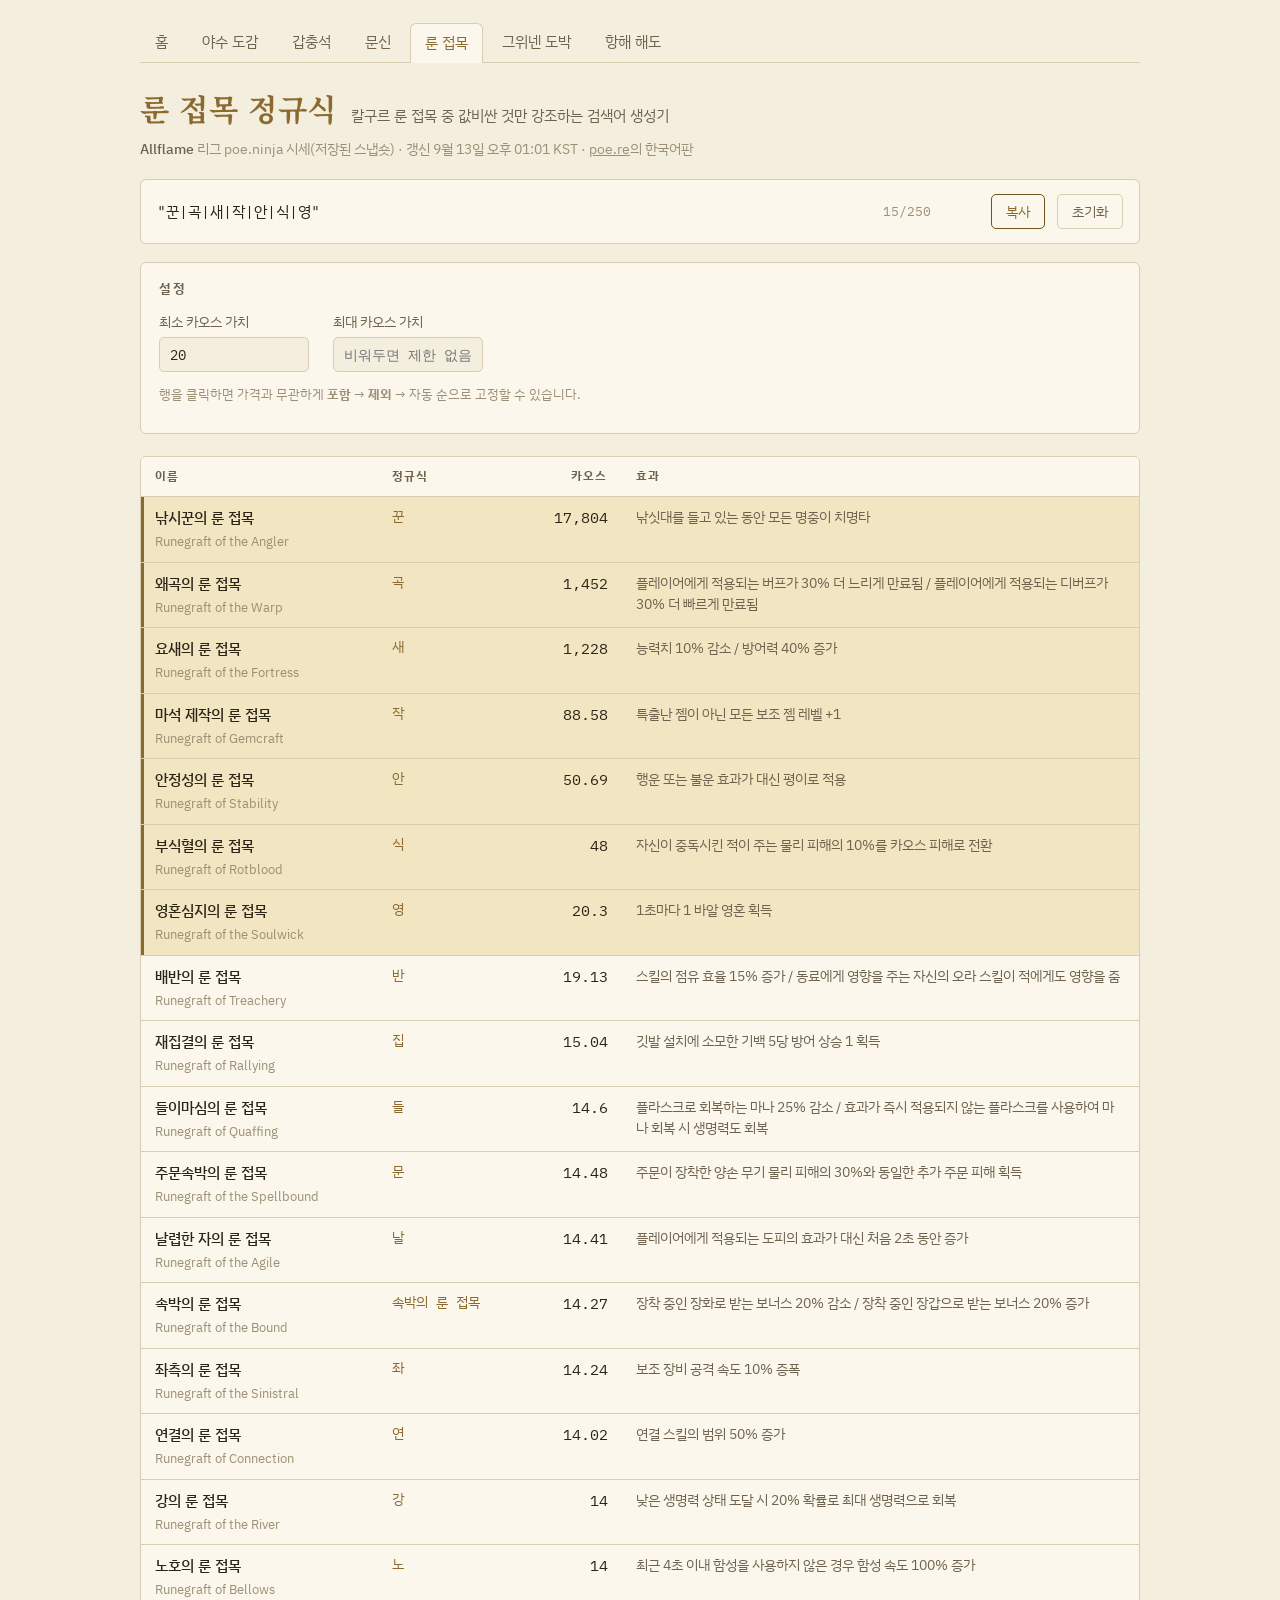
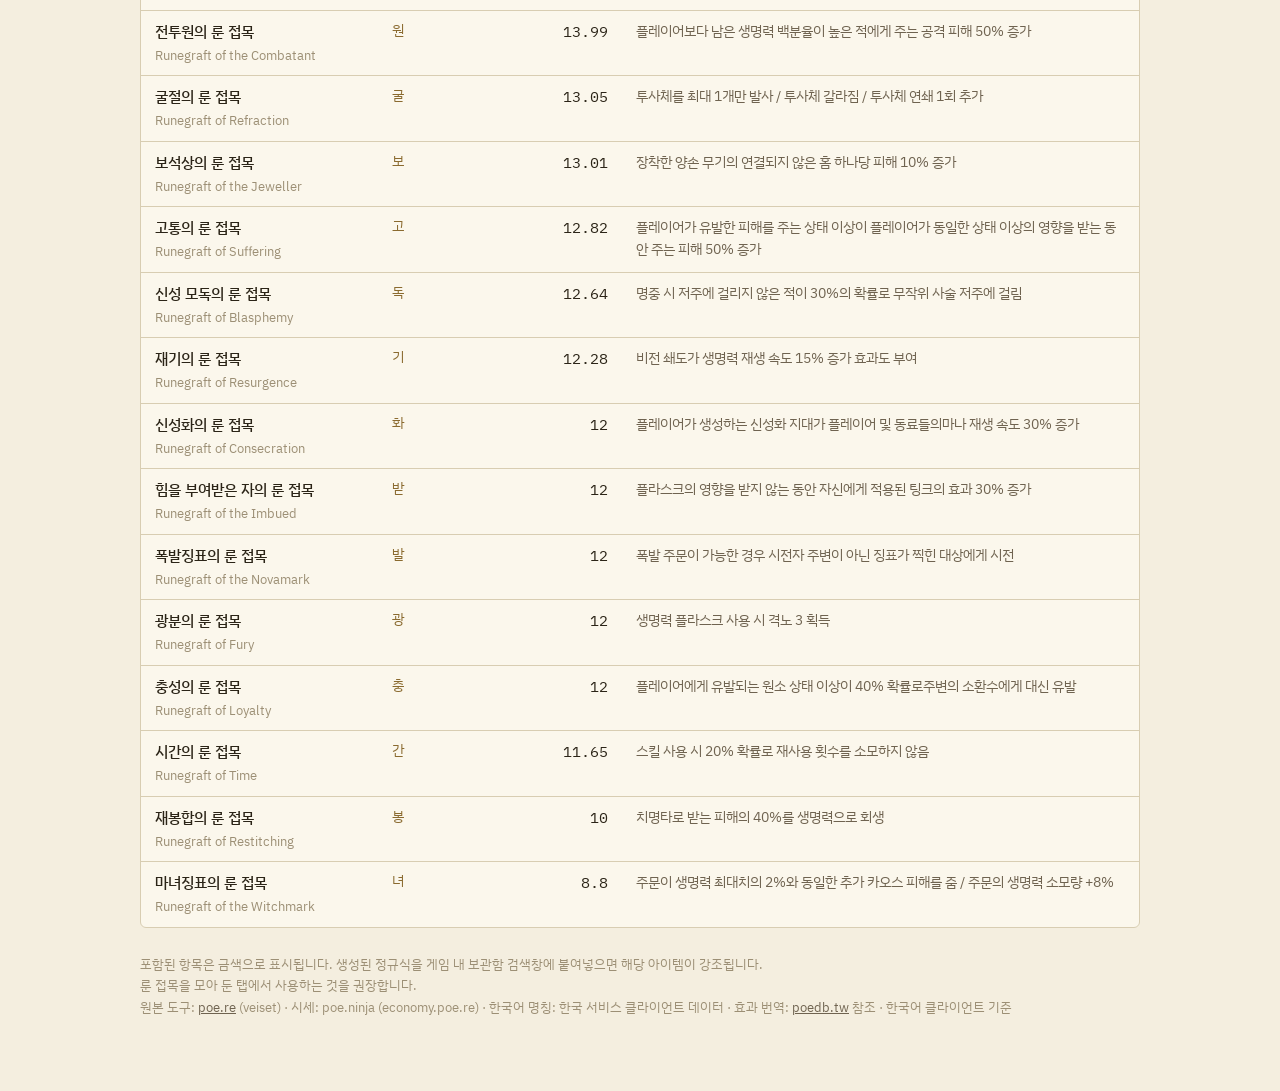
<file: runegraft.html>
<!doctype html>
<html lang="ko">
<head>
<meta charset="utf-8">
<meta name="viewport" content="width=device-width, initial-scale=1.0">
<title>룬 접목 정규식</title>
<link rel="preconnect" href="https://fonts.googleapis.com">
<link rel="preconnect" href="https://fonts.gstatic.com" crossorigin>
<link rel="stylesheet" href="https://fonts.googleapis.com/css2?family=Noto+Serif+KR:wght@600;700&family=IBM+Plex+Sans+KR:wght@400;500;700&family=IBM+Plex+Mono:wght@400;600&display=swap">
<link rel="stylesheet" href="assets/style.css">
</head>
<body>
<div class="wrap">
<nav class="tabs">
  <a href="index.html">홈</a>
  <a href="beast.html">야수 도감</a>
  <a href="scarab.html">갑충석</a>
  <a href="tattoo.html">문신</a>
  <a href="runegraft.html" class="on">룬 접목</a>
  <a href="expedition.html">그위넨 도박</a>
  <a href="boat.html">항해 해도</a>
</nav>
  <header class="site">
    <h1>룬 접목 정규식</h1>
    <span class="sub">칼구르 룬 접목 중 값비싼 것만 강조하는 검색어 생성기</span>
  </header>
  <p class="meta" id="meta">시세 불러오는 중…</p>

  <div class="resultbox">
    <div class="regex" id="out"></div>
    <span class="count" id="count">0/250</span>
    <span class="copied" id="copied">복사됨</span>
    <button id="copy">복사</button>
    <button class="ghost" id="reset">초기화</button>
  </div>

  <div class="panel">
    <h2>설정</h2>
    <div class="fields">
      <div class="field">
        <label for="min">최소 카오스 가치</label>
        <input id="min" type="text" inputmode="numeric" placeholder="예: 10">
      </div>
      <div class="field">
        <label for="max">최대 카오스 가치</label>
        <input id="max" type="text" inputmode="numeric" placeholder="비워두면 제한 없음">
      </div>
    </div>
    <p class="hint">행을 클릭하면 가격과 무관하게 <b>포함</b> → <b>제외</b> → 자동 순으로 고정할 수 있습니다.</p>
  </div>

  <div class="tablewrap">
    <table>
      <thead>
        <tr><th>이름</th><th>정규식</th><th class="num">카오스</th><th>효과</th></tr>
      </thead>
      <tbody id="rows"></tbody>
    </table>
  </div>

  <footer>
    포함된 항목은 금색으로 표시됩니다. 생성된 정규식을 게임 내 보관함 검색창에 붙여넣으면 해당 아이템이 강조됩니다.<br>
    룬 접목을 모아 둔 탭에서 사용하는 것을 권장합니다.<br>
    원본 도구: <a href="https://poe.re">poe.re</a> (veiset) · 시세: poe.ninja (economy.poe.re) · 한국어 명칭: 한국 서비스 클라이언트 데이터 · 효과 번역: <a href="https://poedb.tw/kr/">poedb.tw</a> 참조 · 한국어 클라이언트 기준
  </footer>
</div>

<script>
const DATA = [{"en": "Runegraft of Blasphemy", "kr": "신성 모독의 룬 접목", "regex": "독", "desc": "명중 시 저주에 걸리지 않은 적이 30%의 확률로 무작위 사술 저주에 걸림", "chaos": 18.54}, {"en": "Runegraft of Consecration", "kr": "신성화의 룬 접목", "regex": "화", "desc": "플레이어가 생성하는 신성화 지대가 플레이어 및 동료들의마나 재생 속도 30% 증가", "chaos": 19.12}, {"en": "Runegraft of Gemcraft", "kr": "마석 제작의 룬 접목", "regex": "작", "desc": "특출난 젬이 아닌 모든 보조 젬 레벨 +1", "chaos": 38.78}, {"en": "Runegraft of Quaffing", "kr": "들이마심의 룬 접목", "regex": "들", "desc": "플라스크로 회복하는 마나 25% 감소 / 효과가 즉시 적용되지 않는 플라스크를 사용하여 마나 회복 시 생명력도 회복", "chaos": 19.62}, {"en": "Runegraft of Rallying", "kr": "재집결의 룬 접목", "regex": "집", "desc": "깃발 설치에 소모한 기백 5당 방어 상승 1 획득", "chaos": 16.11}, {"en": "Runegraft of Restitching", "kr": "재봉합의 룬 접목", "regex": "봉", "desc": "치명타로 받는 피해의 40%를 생명력으로 회생", "chaos": 18.65}, {"en": "Runegraft of Stability", "kr": "안정성의 룬 접목", "regex": "안", "desc": "행운 또는 불운 효과가 대신 평이로 적용", "chaos": 35.06}, {"en": "Runegraft of the Agile", "kr": "날렵한 자의 룬 접목", "regex": "날", "desc": "플레이어에게 적용되는 도피의 효과가 대신 처음 2초 동안 증가", "chaos": 19.43}, {"en": "Runegraft of the Combatant", "kr": "전투원의 룬 접목", "regex": "원", "desc": "플레이어보다 남은 생명력 백분율이 높은 적에게 주는 공격 피해 50% 증가", "chaos": 18.78}, {"en": "Runegraft of the Imbued", "kr": "힘을 부여받은 자의 룬 접목", "regex": "받", "desc": "플라스크의 영향을 받지 않는 동안 자신에게 적용된 팅크의 효과 30% 증가", "chaos": 19.16}, {"en": "Runegraft of the Jeweller", "kr": "보석상의 룬 접목", "regex": "보", "desc": "장착한 양손 무기의 연결되지 않은 홈 하나당 피해 10% 증가", "chaos": 18.63}, {"en": "Runegraft of the Novamark", "kr": "폭발징표의 룬 접목", "regex": "발", "desc": "폭발 주문이 가능한 경우 시전자 주변이 아닌 징표가 찍힌 대상에게 시전", "chaos": 19.58}, {"en": "Runegraft of the River", "kr": "강의 룬 접목", "regex": "강", "desc": "낮은 생명력 상태 도달 시 20% 확률로 최대 생명력으로 회복", "chaos": 18.84}, {"en": "Runegraft of the Sinistral", "kr": "좌측의 룬 접목", "regex": "좌", "desc": "보조 장비 공격 속도 10% 증폭", "chaos": 19.59}, {"en": "Runegraft of the Spellbound", "kr": "주문속박의 룬 접목", "regex": "문", "desc": "주문이 장착한 양손 무기 물리 피해의 30%와 동일한 추가 주문 피해 획득", "chaos": 17.03}, {"en": "Runegraft of the Witchmark", "kr": "마녀징표의 룬 접목", "regex": "녀", "desc": "주문이 생명력 최대치의 2%와 동일한 추가 카오스 피해를 줌 / 주문의 생명력 소모량 +8%", "chaos": 18.34}, {"en": "Runegraft of Time", "kr": "시간의 룬 접목", "regex": "간", "desc": "스킬 사용 시 20% 확률로 재사용 횟수를 소모하지 않음", "chaos": 12.04}, {"en": "Runegraft of Treachery", "kr": "배반의 룬 접목", "regex": "반", "desc": "스킬의 점유 효율 15% 증가 / 동료에게 영향을 주는 자신의 오라 스킬이 적에게도 영향을 줌", "chaos": 53.98}, {"en": "Runegraft of Bellows", "kr": "노호의 룬 접목", "regex": "노", "desc": "최근 4초 이내 함성을 사용하지 않은 경우 함성 속도 100% 증가", "chaos": 18.56}, {"en": "Runegraft of Connection", "kr": "연결의 룬 접목", "regex": "연", "desc": "연결 스킬의 범위 50% 증가", "chaos": 17.37}, {"en": "Runegraft of Fury", "kr": "광분의 룬 접목", "regex": "광", "desc": "생명력 플라스크 사용 시 격노 3 획득", "chaos": 22.53}, {"en": "Runegraft of Loyalty", "kr": "충성의 룬 접목", "regex": "충", "desc": "플레이어에게 유발되는 원소 상태 이상이 40% 확률로주변의 소환수에게 대신 유발", "chaos": 19.08}, {"en": "Runegraft of Refraction", "kr": "굴절의 룬 접목", "regex": "굴", "desc": "투사체를 최대 1개만 발사 / 투사체 갈라짐 / 투사체 연쇄 1회 추가", "chaos": 18.55}, {"en": "Runegraft of Resurgence", "kr": "재기의 룬 접목", "regex": "기", "desc": "비전 쇄도가 생명력 재생 속도 15% 증가 효과도 부여", "chaos": 18.53}, {"en": "Runegraft of Rotblood", "kr": "부식혈의 룬 접목", "regex": "식", "desc": "자신이 중독시킨 적이 주는 물리 피해의 10%를 카오스 피해로 전환", "chaos": 29.53}, {"en": "Runegraft of Suffering", "kr": "고통의 룬 접목", "regex": "고", "desc": "플레이어가 유발한 피해를 주는 상태 이상이 플레이어가 동일한 상태 이상의 영향을 받는 동안 주는 피해 50% 증가", "chaos": 19.58}, {"en": "Runegraft of the Angler", "kr": "낚시꾼의 룬 접목", "regex": "꾼", "desc": "낚싯대를 들고 있는 동안 모든 명중이 치명타", "chaos": 2562}, {"en": "Runegraft of the Bound", "kr": "속박의 룬 접목", "regex": "속박의 룬 접목", "desc": "장착 중인 장화로 받는 보너스 20% 감소 / 장착 중인 장갑으로 받는 보너스 20% 증가", "chaos": 18.42}, {"en": "Runegraft of the Fortress", "kr": "요새의 룬 접목", "regex": "새", "desc": "능력치 10% 감소 / 방어력 40% 증가", "chaos": 1172}, {"en": "Runegraft of the Soulwick", "kr": "영혼심지의 룬 접목", "regex": "영", "desc": "1초마다 1 바알 영혼 획득", "chaos": 21.23}, {"en": "Runegraft of the Warp", "kr": "왜곡의 룬 접목", "regex": "곡", "desc": "플레이어에게 적용되는 버프가 30% 더 느리게 만료됨 / 플레이어에게 적용되는 디버프가 30% 더 빠르게 만료됨", "chaos": 816.3}];
const CAT = "Runegraft";
const ECONOMY = "https://economy.poe.re";
const LS_KEY = "poekr-runegraft";
const $ = (id) => document.getElementById(id);
const defaults = {min:"20", max:"", manual:{}};
let st = loadSettings();
let items = [];

function loadSettings(){
  try{ return {...defaults, ...JSON.parse(localStorage.getItem(LS_KEY) || "{}")}; }
  catch(e){ return {...defaults}; }
}
function save(){ try{ localStorage.setItem(LS_KEY, JSON.stringify(st)); }catch(e){} }

function generate(){
  const minV = st.min === "" ? 0 : Number(st.min);
  const maxV = st.max === "" ? Infinity : Number(st.max);
  const pinned = items.filter(b => st.manual[b.en] === "in");
  const auto = items.filter(b => st.manual[b.en] === undefined && b.chaos >= minV && b.chaos <= maxV && b.chaos > 0);
  let acc = "", done = false;
  for(const b of pinned.concat(auto)){
    if(done) continue;
    if(acc.length + b.regex.length + 3 > 250){ done = true; continue; }
    acc += "|" + b.regex;
  }
  const body = acc.substring(1);
  return body === "" ? "" : '"' + body + '"';
}

function fmtChaos(v){ return v >= 100 ? Math.round(v).toLocaleString() : v.toLocaleString(); }
function esc(s){ return s.replace(/&/g,"&amp;").replace(/</g,"&lt;"); }

function render(){
  save();
  const result = generate();
  $("out").textContent = result;
  const c = $("count");
  c.textContent = result.length + "/250";
  c.classList.toggle("over", result.length > 250);
  const parts = result === "" ? [] : result.replace(/^"|"$/g, "").split("|");
  $("rows").innerHTML = items.map((b,i) => {
    const m = st.manual[b.en];
    const included = parts.includes(b.regex);
    const cls = (included ? "inc" : "") + (m === "out" ? " dim" : "") + " click";
    const tag = m === "in" ? '<span class="tag pin">포함 고정</span>' : m === "out" ? '<span class="tag ban">제외</span>' : "";
    return `<tr class="${cls}" data-i="${i}">
      <td class="name"><span class="kr-name">${esc(b.kr)}</span>${tag}<br><span class="en-name">${esc(b.en)}</span></td>
      <td class="rgx">${esc(b.regex)}</td>
      <td class="chaos">${b.chaos > 0 ? fmtChaos(b.chaos) : "—"}</td>
      <td class="recipe">${esc(b.desc)}</td>
    </tr>`;
  }).join("");
}

function fmtKst(iso){
  const d = new Date(iso);
  if(isNaN(d)) return iso;
  return d.toLocaleString("ko-KR", {timeZone:"Asia/Seoul", month:"long", day:"numeric", hour:"2-digit", minute:"2-digit"}) + " KST";
}
async function fetchJson(url){
  const r = await fetch(url, {cache:"no-cache"});
  if(!r.ok) throw new Error(url + " -> " + r.status);
  return r.json();
}

async function load(){
  let league = "Standard";
  try{ league = (await fetchJson("data/league.json")).league; }catch(e){}
  let eco = null, updated = "", source = "";
  try{
    eco = await fetchJson(`${ECONOMY}/runegraft/eco_${encodeURIComponent(league)}_Runegraft.json`);
    try{ const r = await fetch(`${ECONOMY}/generated.txt`, {cache:"no-cache"}); if(r.ok) updated = await r.text(); }catch(e){}
    source = "실시간";
  }catch(e){
    try{
      eco = await fetchJson("data/prices_Runegraft.json");
      try{ updated = await (await fetch("data/updated.txt")).text(); }catch(e2){}
      source = "저장된 스냅숏";
    }catch(e2){}
  }
  if(eco){
    const byId = new Map(eco.items.map(it => [it.id, it.name]));
    const price = new Map();
    for(const l of eco.lines){ const n = byId.get(l.id); if(n) price.set(n, l.primaryValue ?? 0); }
    items = DATA.map(d => ({...d, chaos: price.get(d.en) ?? d.chaos ?? 0}));
    $("meta").innerHTML = `<b>${esc(league)}</b> 리그 poe.ninja 시세(${source}) · 갱신 ${esc(fmtKst(updated.trim()))} · <a href="https://poe.re">poe.re</a>의 한국어판`;
  }else{
    items = DATA.slice();
    $("meta").textContent = "시세를 불러오지 못해 내장 스냅숏으로 표시합니다.";
  }
  items.sort((a,b) => b.chaos - a.chaos);
  render();
}

$("min").value = st.min; $("max").value = st.max;
$("min").addEventListener("input", e => { st.min = e.target.value.trim(); render(); });
$("max").addEventListener("input", e => { st.max = e.target.value.trim(); render(); });
$("rows").addEventListener("click", e => {
  const tr = e.target.closest("tr[data-i]");
  if(!tr) return;
  const b = items[Number(tr.dataset.i)];
  const cur = st.manual[b.en];
  if(cur === undefined) st.manual[b.en] = "in";
  else if(cur === "in") st.manual[b.en] = "out";
  else delete st.manual[b.en];
  render();
});
$("copy").addEventListener("click", () => {
  navigator.clipboard.writeText($("out").textContent).then(() => {
    $("copied").classList.add("show");
    setTimeout(() => $("copied").classList.remove("show"), 1400);
  });
});
$("reset").addEventListener("click", () => { st = {...defaults, manual:{}}; $("min").value = st.min; $("max").value = st.max; render(); });
load();
</script>
</body>
</html>
</file>
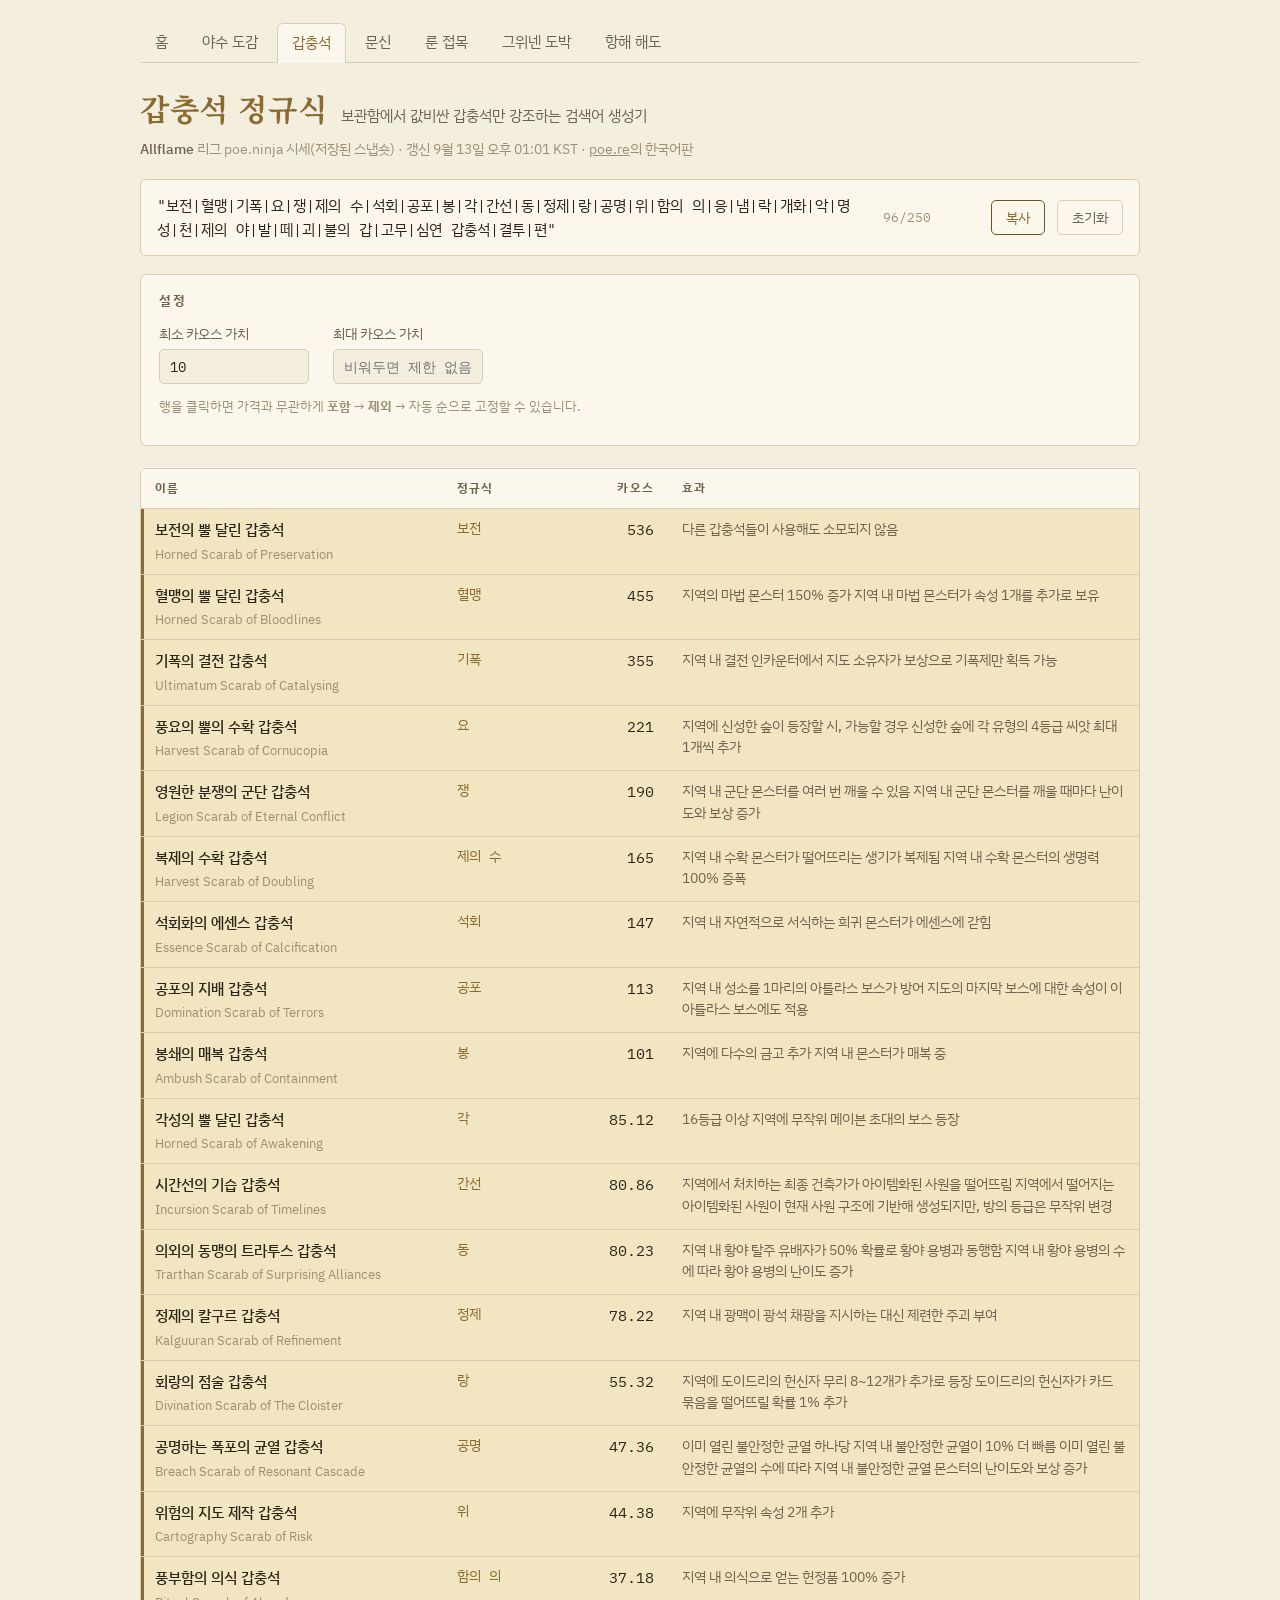
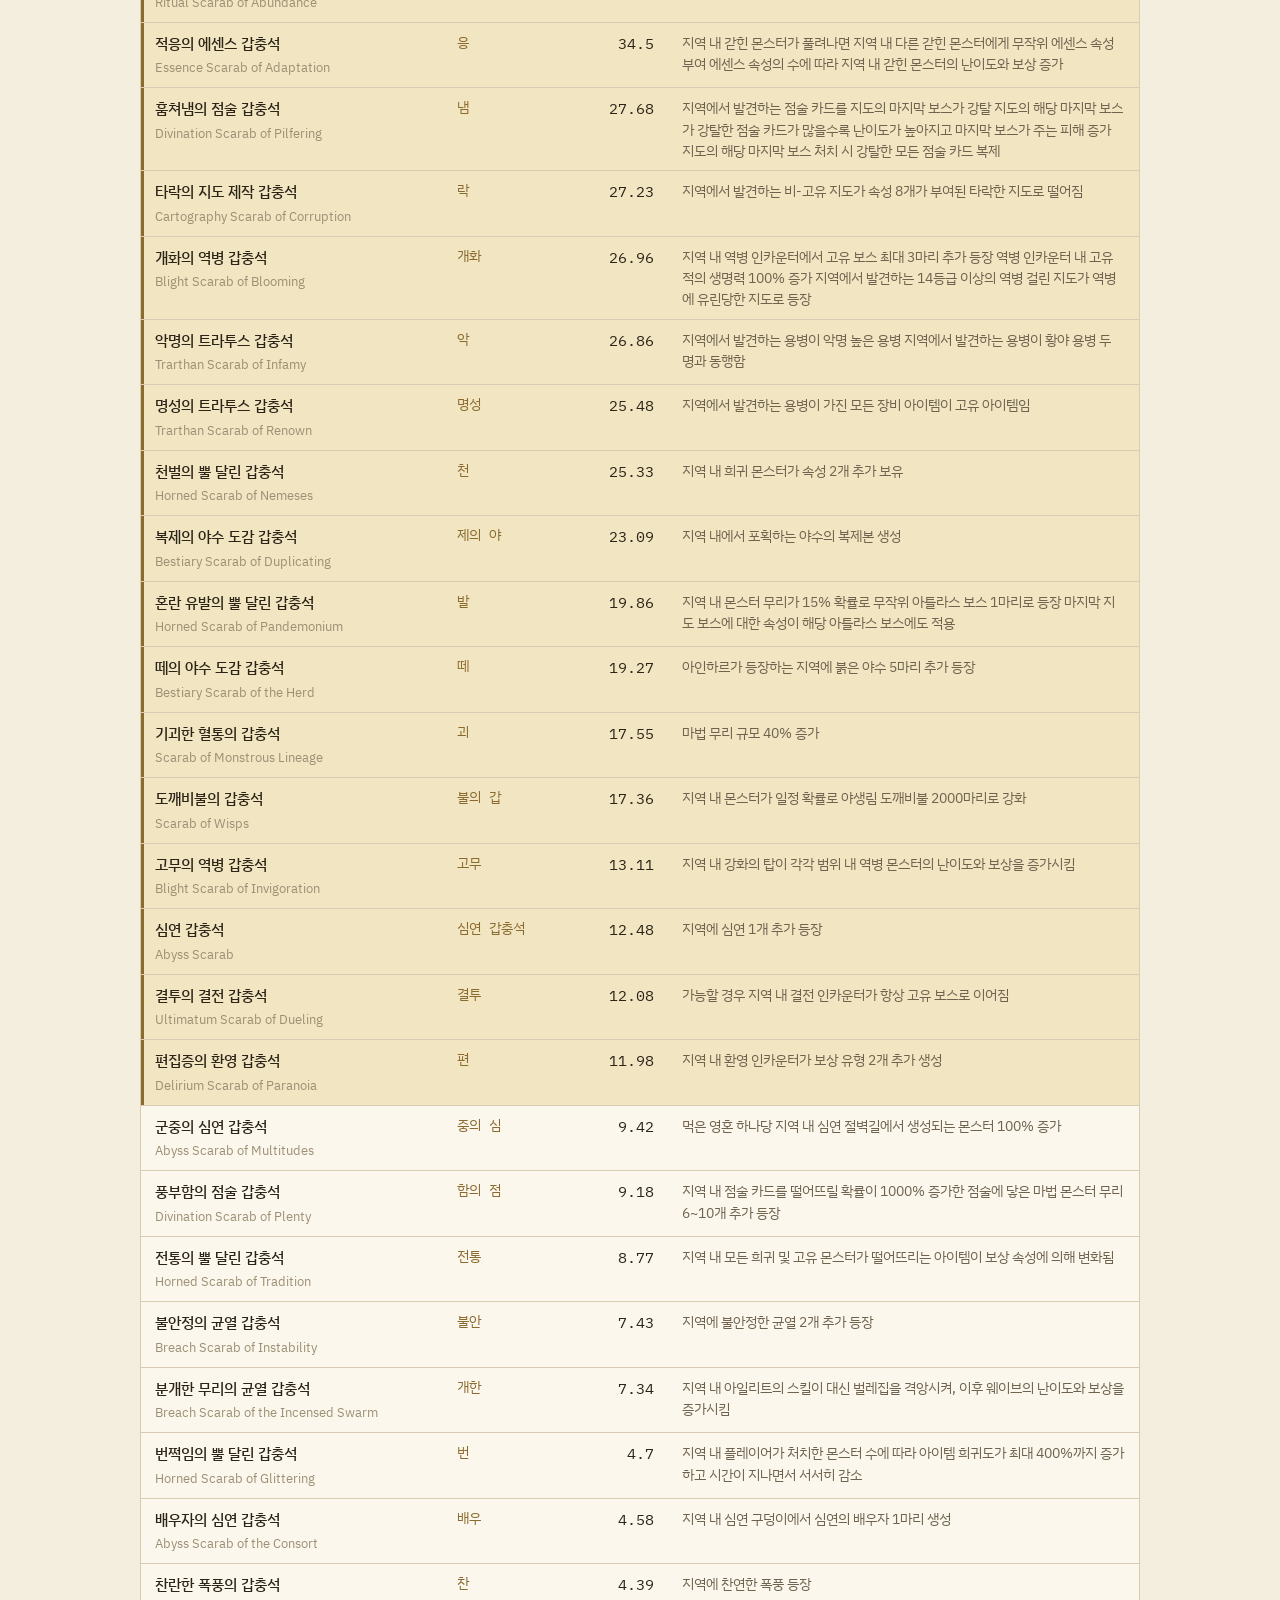
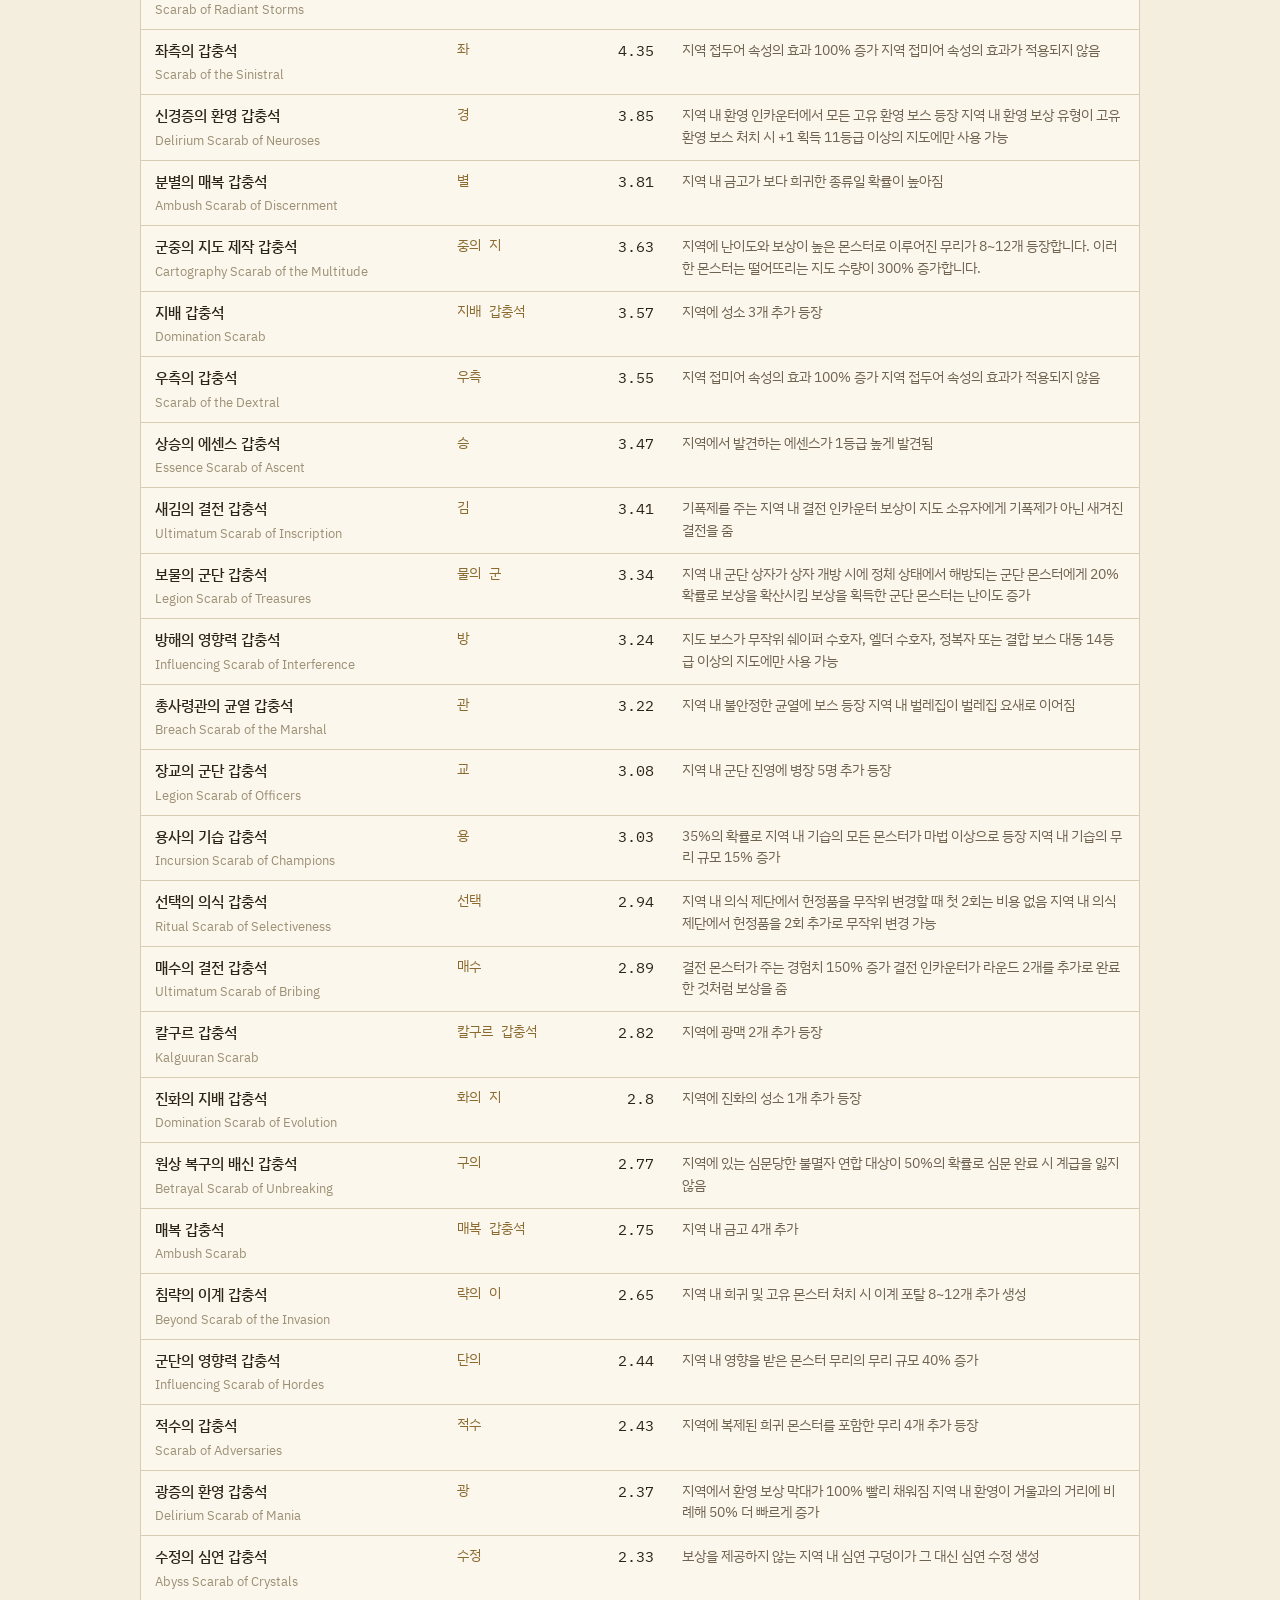
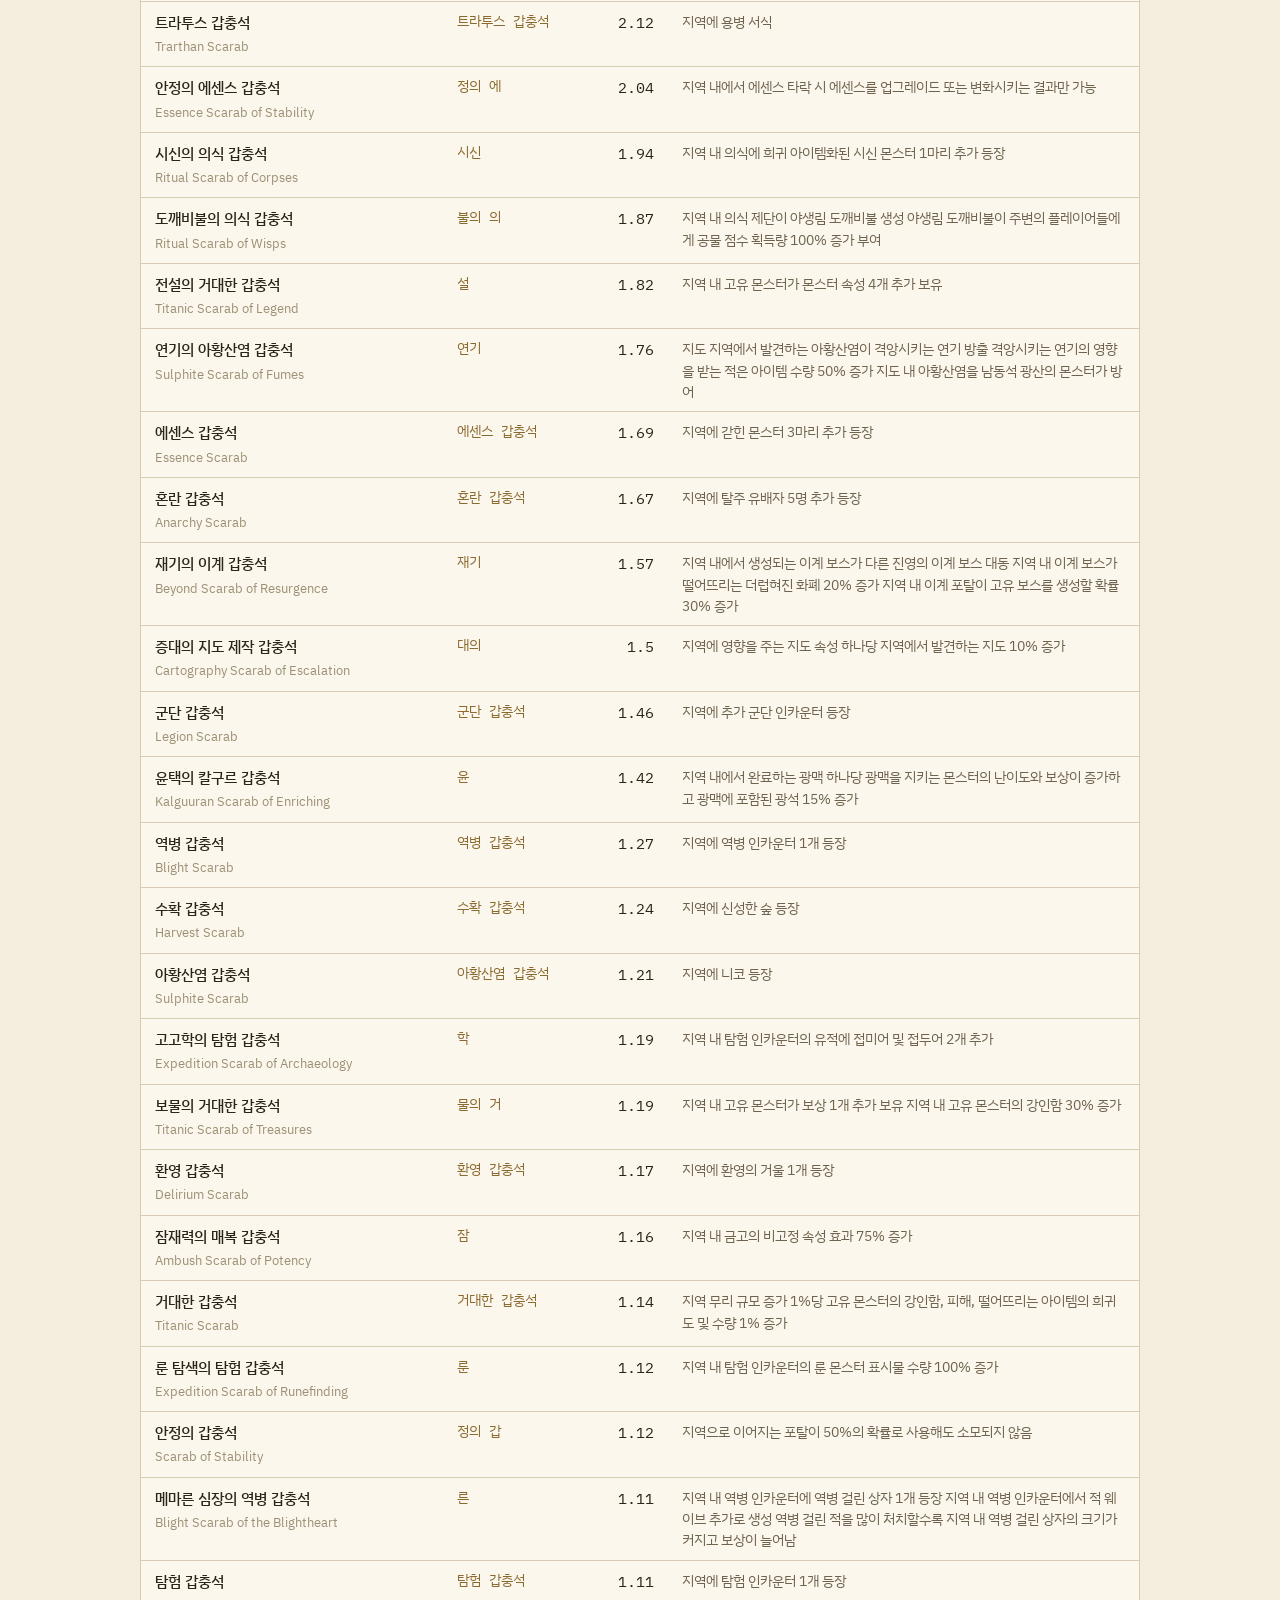
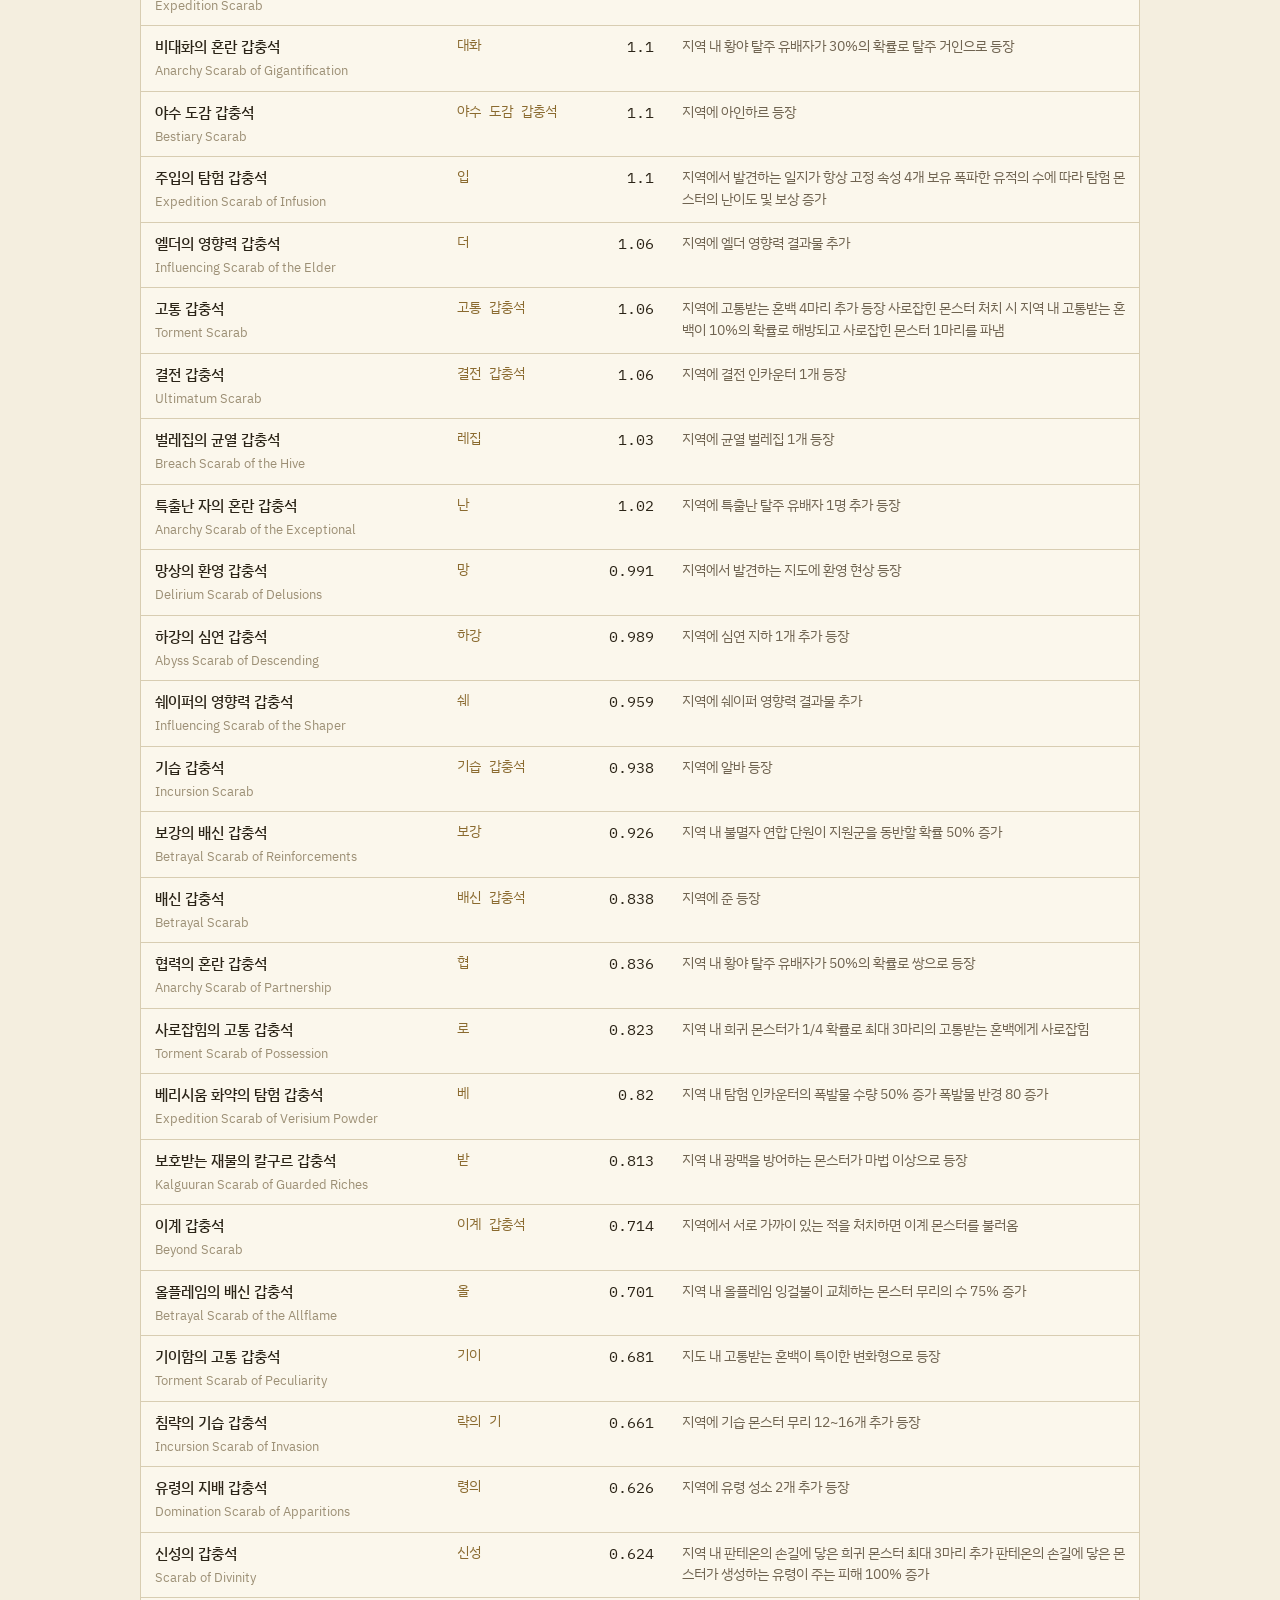
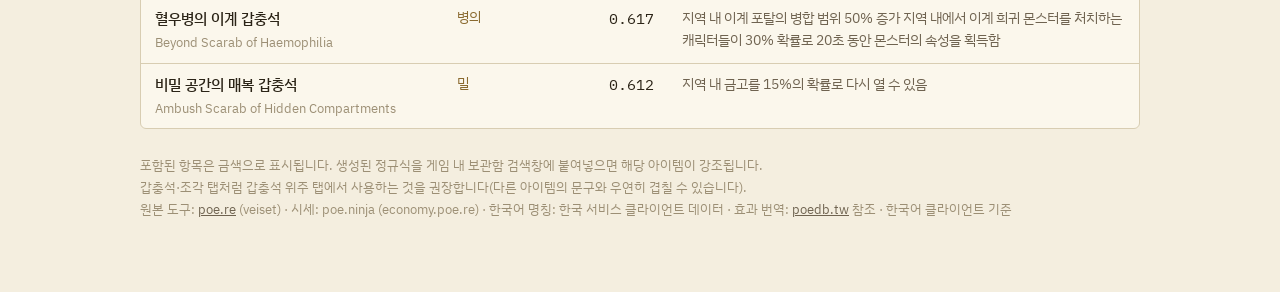
<file: scarab.html>
<!doctype html>
<html lang="ko">
<head>
<meta charset="utf-8">
<meta name="viewport" content="width=device-width, initial-scale=1.0">
<title>갑충석 정규식</title>
<link rel="preconnect" href="https://fonts.googleapis.com">
<link rel="preconnect" href="https://fonts.gstatic.com" crossorigin>
<link rel="stylesheet" href="https://fonts.googleapis.com/css2?family=Noto+Serif+KR:wght@600;700&family=IBM+Plex+Sans+KR:wght@400;500;700&family=IBM+Plex+Mono:wght@400;600&display=swap">
<link rel="stylesheet" href="assets/style.css">
</head>
<body>
<div class="wrap">
<nav class="tabs">
  <a href="index.html">홈</a>
  <a href="beast.html">야수 도감</a>
  <a href="scarab.html" class="on">갑충석</a>
  <a href="tattoo.html">문신</a>
  <a href="runegraft.html">룬 접목</a>
  <a href="expedition.html">그위넨 도박</a>
  <a href="boat.html">항해 해도</a>
</nav>
  <header class="site">
    <h1>갑충석 정규식</h1>
    <span class="sub">보관함에서 값비싼 갑충석만 강조하는 검색어 생성기</span>
  </header>
  <p class="meta" id="meta">시세 불러오는 중…</p>

  <div class="resultbox">
    <div class="regex" id="out"></div>
    <span class="count" id="count">0/250</span>
    <span class="copied" id="copied">복사됨</span>
    <button id="copy">복사</button>
    <button class="ghost" id="reset">초기화</button>
  </div>

  <div class="panel">
    <h2>설정</h2>
    <div class="fields">
      <div class="field">
        <label for="min">최소 카오스 가치</label>
        <input id="min" type="text" inputmode="numeric" placeholder="예: 10">
      </div>
      <div class="field">
        <label for="max">최대 카오스 가치</label>
        <input id="max" type="text" inputmode="numeric" placeholder="비워두면 제한 없음">
      </div>
    </div>
    <p class="hint">행을 클릭하면 가격과 무관하게 <b>포함</b> → <b>제외</b> → 자동 순으로 고정할 수 있습니다.</p>
  </div>

  <div class="tablewrap">
    <table>
      <thead>
        <tr><th>이름</th><th>정규식</th><th class="num">카오스</th><th>효과</th></tr>
      </thead>
      <tbody id="rows"></tbody>
    </table>
  </div>

  <footer>
    포함된 항목은 금색으로 표시됩니다. 생성된 정규식을 게임 내 보관함 검색창에 붙여넣으면 해당 아이템이 강조됩니다.<br>
    갑충석·조각 탭처럼 갑충석 위주 탭에서 사용하는 것을 권장합니다(다른 아이템의 문구와 우연히 겹칠 수 있습니다).<br>
    원본 도구: <a href="https://poe.re">poe.re</a> (veiset) · 시세: poe.ninja (economy.poe.re) · 한국어 명칭: 한국 서비스 클라이언트 데이터 · 효과 번역: <a href="https://poedb.tw/kr/">poedb.tw</a> 참조 · 한국어 클라이언트 기준
  </footer>
</div>

<script>
const DATA = [{"en": "Abyss Scarab of Descending", "kr": "하강의 심연 갑충석", "regex": "하강", "desc": "지역에 심연 지하 1개 추가 등장", "chaos": 1.11}, {"en": "Abyss Scarab of the Consort", "kr": "배우자의 심연 갑충석", "regex": "배우", "desc": "지역 내 심연 구덩이에서 심연의 배우자 1마리 생성", "chaos": 1.71}, {"en": "Ambush Scarab", "kr": "매복 갑충석", "regex": "매복 갑충석", "desc": "지역 내 금고 4개 추가", "chaos": 4.09}, {"en": "Ambush Scarab of Containment", "kr": "봉쇄의 매복 갑충석", "regex": "봉", "desc": "지역에 다수의 금고 추가\n지역 내 몬스터가 매복 중", "chaos": 134.4}, {"en": "Ambush Scarab of Discernment", "kr": "분별의 매복 갑충석", "regex": "별", "desc": "지역 내 금고가 보다 희귀한 종류일 확률이 높아짐", "chaos": 19.5}, {"en": "Ambush Scarab of Hidden Compartments", "kr": "비밀 공간의 매복 갑충석", "regex": "밀", "desc": "지역 내 금고를 15%의 확률로 다시 열 수 있음", "chaos": 1.46}, {"en": "Ambush Scarab of Potency", "kr": "잠재력의 매복 갑충석", "regex": "잠", "desc": "지역 내 금고의 비고정 속성 효과 75% 증가", "chaos": 1.58}, {"en": "Anarchy Scarab of Gigantification", "kr": "비대화의 혼란 갑충석", "regex": "대화", "desc": "지역 내 황야 탈주 유배자가 30%의 확률로 탈주 거인으로 등장", "chaos": 1.21}, {"en": "Anarchy Scarab of Partnership", "kr": "협력의 혼란 갑충석", "regex": "협", "desc": "지역 내 황야 탈주 유배자가 50%의 확률로 쌍으로 등장", "chaos": 1.18}, {"en": "Betrayal Scarab of Unbreaking", "kr": "원상 복구의 배신 갑충석", "regex": "구의", "desc": "지역에 있는 심문당한 불멸자 연합 대상이 50%의 확률로\n심문 완료 시 계급을 잃지 않음", "chaos": 1.71}, {"en": "Betrayal Scarab of the Allflame", "kr": "올플레임의 배신 갑충석", "regex": "올", "desc": "지역 내 올플레임 잉걸불이 교체하는 몬스터 무리의 수 75% 증가", "chaos": 1.31}, {"en": "Beyond Scarab", "kr": "이계 갑충석", "regex": "이계 갑충석", "desc": "지역에서 서로 가까이 있는 적을 처치하면 이계 몬스터를 불러옴", "chaos": 1.34}, {"en": "Beyond Scarab of Resurgence", "kr": "재기의 이계 갑충석", "regex": "재기", "desc": "지역 내에서 생성되는 이계 보스가 다른 진영의 이계 보스 대동\n지역 내 이계 보스가 떨어뜨리는 더럽혀진 화폐 20% 증가\n지역 내 이계 포탈이 고유 보스를 생성할 확률 30% 증가", "chaos": 1.1}, {"en": "Blight Scarab", "kr": "역병 갑충석", "regex": "역병 갑충석", "desc": "지역에 역병 인카운터 1개 등장", "chaos": 1.31}, {"en": "Blight Scarab of Invigoration", "kr": "고무의 역병 갑충석", "regex": "고무", "desc": "지역 내 강화의 탑이 각각 범위 내 역병 몬스터의\n난이도와 보상을 증가시킴", "chaos": 4.74}, {"en": "Blight Scarab of the Blightheart", "kr": "메마른 심장의 역병 갑충석", "regex": "른", "desc": "지역 내 역병 인카운터에 역병 걸린 상자 1개 등장\n지역 내 역병 인카운터에서 적 웨이브 추가로 생성\n역병 걸린 적을 많이 처치할수록 지역 내 역병 걸린 상자의\n크기가 커지고 보상이 늘어남", "chaos": 1.09}, {"en": "Breach Scarab of Instability", "kr": "불안정의 균열 갑충석", "regex": "불안", "desc": "지역에 불안정한 균열 2개 추가 등장", "chaos": 2.88}, {"en": "Breach Scarab of the Incensed Swarm", "kr": "분개한 무리의 균열 갑충석", "regex": "개한", "desc": "지역 내 아일리트의 스킬이 대신 벌레집을 격앙시켜, 이후 웨이브의 난이도와\n보상을 증가시킴", "chaos": 2.87}, {"en": "Breach Scarab of the Marshal", "kr": "총사령관의 균열 갑충석", "regex": "관", "desc": "지역 내 불안정한 균열에 보스 등장\n지역 내 벌레집이 벌레집 요새로 이어짐", "chaos": 1.58}, {"en": "Cartography Scarab of Escalation", "kr": "증대의 지도 제작 갑충석", "regex": "대의", "desc": "지역에 영향을 주는 지도 속성 하나당 지역에서 발견하는 지도 10% 증가", "chaos": 1.35}, {"en": "Abyss Scarab", "kr": "심연 갑충석", "regex": "심연 갑충석", "desc": "지역에 심연 1개 추가 등장", "chaos": 4.94}, {"en": "Abyss Scarab of Crystals", "kr": "수정의 심연 갑충석", "regex": "수정", "desc": "보상을 제공하지 않는 지역 내 심연 구덩이가 그 대신 심연 수정 생성", "chaos": 1.43}, {"en": "Abyss Scarab of Multitudes", "kr": "군중의 심연 갑충석", "regex": "중의 심", "desc": "먹은 영혼 하나당 지역 내 심연 절벽길에서 생성되는 몬스터 100% 증가", "chaos": 3.36}, {"en": "Anarchy Scarab", "kr": "혼란 갑충석", "regex": "혼란 갑충석", "desc": "지역에 탈주 유배자 5명 추가 등장", "chaos": 1.35}, {"en": "Anarchy Scarab of the Exceptional", "kr": "특출난 자의 혼란 갑충석", "regex": "난", "desc": "지역에 특출난 탈주 유배자 1명 추가 등장", "chaos": 1.14}, {"en": "Bestiary Scarab", "kr": "야수 도감 갑충석", "regex": "야수 도감 갑충석", "desc": "지역에 아인하르 등장", "chaos": 1.35}, {"en": "Bestiary Scarab of Duplicating", "kr": "복제의 야수 도감 갑충석", "regex": "제의 야", "desc": "지역 내에서 포획하는 야수의 복제본 생성", "chaos": 21.08}, {"en": "Bestiary Scarab of the Herd", "kr": "떼의 야수 도감 갑충석", "regex": "떼", "desc": "아인하르가 등장하는 지역에 붉은 야수 5마리 추가 등장", "chaos": 12.71}, {"en": "Betrayal Scarab", "kr": "배신 갑충석", "regex": "배신 갑충석", "desc": "지역에 준 등장", "chaos": 1.36}, {"en": "Betrayal Scarab of Reinforcements", "kr": "보강의 배신 갑충석", "regex": "보강", "desc": "지역 내 불멸자 연합 단원이 지원군을 동반할 확률 50% 증가", "chaos": 1.36}, {"en": "Beyond Scarab of Haemophilia", "kr": "혈우병의 이계 갑충석", "regex": "병의", "desc": "지역 내 이계 포탈의 병합 범위 50% 증가\n지역 내에서 이계 희귀 몬스터를 처치하는 캐릭터들이 30% 확률로 20초 동안 몬스터의 속성을 획득함", "chaos": 1.28}, {"en": "Beyond Scarab of the Invasion", "kr": "침략의 이계 갑충석", "regex": "략의 이", "desc": "지역 내 희귀 및 고유 몬스터 처치 시 이계 포탈 8~12개 추가 생성", "chaos": 1.17}, {"en": "Blight Scarab of Blooming", "kr": "개화의 역병 갑충석", "regex": "개화", "desc": "지역 내 역병 인카운터에서 고유 보스 최대 3마리 추가 등장\n역병 인카운터 내 고유 적의 생명력 100% 증가\n지역에서 발견하는 14등급 이상의 역병 걸린 지도가 역병에 유린당한 지도로 등장", "chaos": 13.92}, {"en": "Breach Scarab of the Hive", "kr": "벌레집의 균열 갑충석", "regex": "레집", "desc": "지역에 균열 벌레집 1개 등장", "chaos": 1.34}, {"en": "Breach Scarab of Resonant Cascade", "kr": "공명하는 폭포의 균열 갑충석", "regex": "공명", "desc": "이미 열린 불안정한 균열 하나당 지역 내 불안정한 균열이 10% 더 빠름\n이미 열린 불안정한 균열의 수에 따라 지역 내 불안정한 균열 몬스터의\n난이도와 보상 증가", "chaos": 24.1}, {"en": "Cartography Scarab of Corruption", "kr": "타락의 지도 제작 갑충석", "regex": "락", "desc": "지역에서 발견하는 비-고유 지도가 속성 8개가 부여된 타락한 지도로 떨어짐", "chaos": 10.46}, {"en": "Cartography Scarab of Risk", "kr": "위험의 지도 제작 갑충석", "regex": "위", "desc": "지역에 무작위 속성 2개 추가", "chaos": 214.5}, {"en": "Cartography Scarab of the Multitude", "kr": "군중의 지도 제작 갑충석", "regex": "중의 지", "desc": "지역에 난이도와 보상이 높은 몬스터로\n이루어진 무리가 8~12개 등장합니다. 이러한 몬스터는 떨어뜨리는 지도 수량이 300% 증가합니다.", "chaos": 1.66}, {"en": "Delirium Scarab of Delusions", "kr": "망상의 환영 갑충석", "regex": "망", "desc": "지역에서 발견하는 지도에 환영 현상 등장", "chaos": 1.1}, {"en": "Delirium Scarab of Paranoia", "kr": "편집증의 환영 갑충석", "regex": "편", "desc": "지역 내 환영 인카운터가 보상 유형 2개 추가 생성", "chaos": 17.99}, {"en": "Divination Scarab of The Cloister", "kr": "회랑의 점술 갑충석", "regex": "랑", "desc": "지역에 도이드리의 헌신자 무리 8~12개가 추가로 등장\n도이드리의 헌신자가 카드 묶음을 떨어뜨릴 확률 1% 추가", "chaos": 29.49}, {"en": "Domination Scarab", "kr": "지배 갑충석", "regex": "지배 갑충석", "desc": "지역에 성소 3개 추가 등장", "chaos": 1.71}, {"en": "Domination Scarab of Apparitions", "kr": "유령의 지배 갑충석", "regex": "령의", "desc": "지역에 유령 성소 2개 추가 등장", "chaos": 1.3}, {"en": "Essence Scarab", "kr": "에센스 갑충석", "regex": "에센스 갑충석", "desc": "지역에 갇힌 몬스터 3마리 추가 등장", "chaos": 2.31}, {"en": "Essence Scarab of Adaptation", "kr": "적응의 에센스 갑충석", "regex": "응", "desc": "지역 내 갇힌 몬스터가 풀려나면 지역 내 다른 갇힌 몬스터에게 무작위 에센스 속성 부여\n에센스 속성의 수에 따라 지역 내 갇힌 몬스터의\n난이도와 보상 증가", "chaos": 3.15}, {"en": "Essence Scarab of Ascent", "kr": "상승의 에센스 갑충석", "regex": "승", "desc": "지역에서 발견하는 에센스가 1등급 높게 발견됨", "chaos": 2.16}, {"en": "Expedition Scarab", "kr": "탐험 갑충석", "regex": "탐험 갑충석", "desc": "지역에 탐험 인카운터 1개 등장", "chaos": 1.31}, {"en": "Expedition Scarab of Archaeology", "kr": "고고학의 탐험 갑충석", "regex": "학", "desc": "지역 내 탐험 인카운터의 유적에 접미어 및 접두어 2개 추가", "chaos": 1.15}, {"en": "Harvest Scarab", "kr": "수확 갑충석", "regex": "수확 갑충석", "desc": "지역에 신성한 숲 등장", "chaos": 1.32}, {"en": "Harvest Scarab of Doubling", "kr": "복제의 수확 갑충석", "regex": "제의 수", "desc": "지역 내 수확 몬스터가 떨어뜨리는 생기가 복제됨\n지역 내 수확 몬스터의 생명력 100% 증폭", "chaos": 62.18}, {"en": "Horned Scarab of Awakening", "kr": "각성의 뿔 달린 갑충석", "regex": "각", "desc": "16등급 이상 지역에 무작위 메이븐 초대의 보스 등장", "chaos": 89.99}, {"en": "Horned Scarab of Bloodlines", "kr": "혈맹의 뿔 달린 갑충석", "regex": "혈맹", "desc": "지역의 마법 몬스터 150% 증가\n지역 내 마법 몬스터가 속성 1개를 추가로 보유", "chaos": 262.5}, {"en": "Horned Scarab of Glittering", "kr": "번쩍임의 뿔 달린 갑충석", "regex": "번", "desc": "지역 내 플레이어가 처치한 몬스터 수에 따라 아이템 희귀도가 최대 400%까지\n증가하고 시간이 지나면서 서서히 감소", "chaos": 3.07}, {"en": "Horned Scarab of Nemeses", "kr": "천벌의 뿔 달린 갑충석", "regex": "천", "desc": "지역 내 희귀 몬스터가 속성 2개 추가 보유", "chaos": 17.5}, {"en": "Horned Scarab of Pandemonium", "kr": "혼란 유발의 뿔 달린 갑충석", "regex": "발", "desc": "지역 내 몬스터 무리가 15% 확률로 무작위 아틀라스 보스 1마리로 등장\n마지막 지도 보스에 대한 속성이 해당 아틀라스 보스에도 적용", "chaos": 445.7}, {"en": "Horned Scarab of Preservation", "kr": "보전의 뿔 달린 갑충석", "regex": "보전", "desc": "다른 갑충석들이 사용해도 소모되지 않음", "chaos": 184.7}, {"en": "Incursion Scarab", "kr": "기습 갑충석", "regex": "기습 갑충석", "desc": "지역에 알바 등장", "chaos": 1.35}, {"en": "Incursion Scarab of Champions", "kr": "용사의 기습 갑충석", "regex": "용", "desc": "35%의 확률로 지역 내 기습의 모든 몬스터가 마법 이상으로 등장\n지역 내 기습의 무리 규모 15% 증가", "chaos": 1.19}, {"en": "Influencing Scarab of Hordes", "kr": "군단의 영향력 갑충석", "regex": "단의", "desc": "지역 내 영향을 받은 몬스터 무리의 무리 규모 40% 증가", "chaos": 1.57}, {"en": "Influencing Scarab of the Elder", "kr": "엘더의 영향력 갑충석", "regex": "더", "desc": "지역에 엘더 영향력 결과물 추가", "chaos": 1.33}, {"en": "Influencing Scarab of the Shaper", "kr": "쉐이퍼의 영향력 갑충석", "regex": "쉐", "desc": "지역에 쉐이퍼 영향력 결과물 추가", "chaos": 1.33}, {"en": "Kalguuran Scarab", "kr": "칼구르 갑충석", "regex": "칼구르 갑충석", "desc": "지역에 광맥 2개 추가 등장", "chaos": 1.69}, {"en": "Kalguuran Scarab of Enriching", "kr": "윤택의 칼구르 갑충석", "regex": "윤", "desc": "지역 내에서 완료하는 광맥 하나당\n광맥을 지키는 몬스터의 난이도와 보상이 증가하고\n광맥에 포함된 광석 15% 증가", "chaos": 1.49}, {"en": "Kalguuran Scarab of Guarded Riches", "kr": "보호받는 재물의 칼구르 갑충석", "regex": "받", "desc": "지역 내 광맥을 방어하는 몬스터가 마법 이상으로 등장", "chaos": 1.29}, {"en": "Legion Scarab of Treasures", "kr": "보물의 군단 갑충석", "regex": "물의 군", "desc": "지역 내 군단 상자가 상자 개방 시에 정체 상태에서 해방되는\n군단 몬스터에게 20% 확률로 보상을 확산시킴\n보상을 획득한 군단 몬스터는 난이도 증가", "chaos": 3.85}, {"en": "Legion Scarab of Officers", "kr": "장교의 군단 갑충석", "regex": "교", "desc": "지역 내 군단 진영에 병장 5명 추가 등장", "chaos": 2.0}, {"en": "Ritual Scarab of Abundance", "kr": "풍부함의 의식 갑충석", "regex": "함의 의", "desc": "지역 내 의식으로 얻는 헌정품 100% 증가", "chaos": 8.74}, {"en": "Ritual Scarab of Corpses", "kr": "시신의 의식 갑충석", "regex": "시신", "desc": "지역 내 의식에 희귀 아이템화된 시신 몬스터 1마리 추가 등장", "chaos": 1.16}, {"en": "Ritual Scarab of Wisps", "kr": "도깨비불의 의식 갑충석", "regex": "불의 의", "desc": "지역 내 의식 제단이 야생림 도깨비불 생성\n야생림 도깨비불이 주변의 플레이어들에게 공물 점수 획득량 100% 증가 부여", "chaos": 1.31}, {"en": "Scarab of Divinity", "kr": "신성의 갑충석", "regex": "신성", "desc": "지역 내 판테온의 손길에 닿은 희귀 몬스터 최대 3마리 추가\n판테온의 손길에 닿은 몬스터가 생성하는 유령이 주는 피해 100% 증가", "chaos": 1.29}, {"en": "Scarab of Monstrous Lineage", "kr": "기괴한 혈통의 갑충석", "regex": "괴", "desc": "마법 무리 규모 40% 증가", "chaos": 4.66}, {"en": "Scarab of Wisps", "kr": "도깨비불의 갑충석", "regex": "불의 갑", "desc": "지역 내 몬스터가 일정 확률로 야생림 도깨비불 2000마리로 강화", "chaos": 16.0}, {"en": "Sulphite Scarab", "kr": "아황산염 갑충석", "regex": "아황산염 갑충석", "desc": "지역에 니코 등장", "chaos": 1.38}, {"en": "Sulphite Scarab of Fumes", "kr": "연기의 아황산염 갑충석", "regex": "연기", "desc": "지도 지역에서 발견하는 아황산염이 격앙시키는 연기 방출\n격앙시키는 연기의 영향을 받는 적은 아이템 수량 50% 증가\n지도 내 아황산염을 남동석 광산의 몬스터가 방어", "chaos": 1.08}, {"en": "Torment Scarab of Peculiarity", "kr": "기이함의 고통 갑충석", "regex": "기이", "desc": "지도 내 고통받는 혼백이 특이한 변화형으로 등장", "chaos": 1.16}, {"en": "Trarthan Scarab", "kr": "트라투스 갑충석", "regex": "트라투스 갑충석", "desc": "지역에 용병 서식", "chaos": 1.34}, {"en": "Trarthan Scarab of Renown", "kr": "명성의 트라투스 갑충석", "regex": "명성", "desc": "지역에서 발견하는 용병이 가진 모든 장비 아이템이 고유 아이템임", "chaos": 17.22}, {"en": "Ultimatum Scarab of Catalysing", "kr": "기폭의 결전 갑충석", "regex": "기폭", "desc": "지역 내 결전 인카운터에서 지도 소유자가\n보상으로 기폭제만 획득 가능", "chaos": 226.9}, {"en": "Ultimatum Scarab of Inscription", "kr": "새김의 결전 갑충석", "regex": "김", "desc": "기폭제를 주는 지역 내 결전 인카운터 보상이\n지도 소유자에게 기폭제가 아닌 새겨진 결전을 줌", "chaos": 1.85}, {"en": "Delirium Scarab", "kr": "환영 갑충석", "regex": "환영 갑충석", "desc": "지역에 환영의 거울 1개 등장", "chaos": 1.29}, {"en": "Delirium Scarab of Mania", "kr": "광증의 환영 갑충석", "regex": "광", "desc": "지역에서 환영 보상 막대가 100% 빨리 채워짐\n지역 내 환영이 거울과의 거리에 비례해 50% 더 빠르게 증가", "chaos": 1.65}, {"en": "Delirium Scarab of Neuroses", "kr": "신경증의 환영 갑충석", "regex": "경", "desc": "지역 내 환영 인카운터에서 모든 고유 환영 보스 등장\n지역 내 환영 보상 유형이 고유 환영 보스 처치 시 +1 획득\n11등급 이상의 지도에만 사용 가능", "chaos": 2.8}, {"en": "Divination Scarab of Pilfering", "kr": "훔쳐냄의 점술 갑충석", "regex": "냄", "desc": "지역에서 발견하는 점술 카드를 지도의 마지막 보스가 강탈\n지도의 해당 마지막 보스가 강탈한 점술 카드가 많을수록\n난이도가 높아지고 마지막 보스가 주는 피해 증가\n지도의 해당 마지막 보스 처치 시 강탈한 모든 점술 카드 복제", "chaos": 45.84}, {"en": "Divination Scarab of Plenty", "kr": "풍부함의 점술 갑충석", "regex": "함의 점", "desc": "지역 내 점술 카드를 떨어뜨릴 확률이 1000% 증가한\n점술에 닿은 마법 몬스터 무리 6~10개 추가 등장", "chaos": 14.11}, {"en": "Domination Scarab of Evolution", "kr": "진화의 지배 갑충석", "regex": "화의 지", "desc": "지역에 진화의 성소 1개 추가 등장", "chaos": 1.09}, {"en": "Domination Scarab of Terrors", "kr": "공포의 지배 갑충석", "regex": "공포", "desc": "지역 내 성소를 1마리의 아틀라스 보스가 방어\n지도의 마지막 보스에 대한 속성이 이 아틀라스 보스에도 적용", "chaos": 55.16}, {"en": "Essence Scarab of Calcification", "kr": "석회화의 에센스 갑충석", "regex": "석회", "desc": "지역 내 자연적으로 서식하는 희귀 몬스터가 에센스에 갇힘", "chaos": 47.51}, {"en": "Essence Scarab of Stability", "kr": "안정의 에센스 갑충석", "regex": "정의 에", "desc": "지역 내에서 에센스 타락 시 에센스를 업그레이드 또는\n변화시키는 결과만 가능", "chaos": 1.36}, {"en": "Expedition Scarab of Runefinding", "kr": "룬 탐색의 탐험 갑충석", "regex": "룬", "desc": "지역 내 탐험 인카운터의 룬 몬스터\n표시물 수량 100% 증가", "chaos": 1.07}, {"en": "Expedition Scarab of Infusion", "kr": "주입의 탐험 갑충석", "regex": "입", "desc": "지역에서 발견하는 일지가 항상 고정 속성 4개 보유\n폭파한 유적의 수에 따라 탐험 몬스터의 난이도 및 보상 증가", "chaos": 1.08}, {"en": "Expedition Scarab of Verisium Powder", "kr": "베리시움 화약의 탐험 갑충석", "regex": "베", "desc": "지역 내 탐험 인카운터의 폭발물 수량 50% 증가\n폭발물 반경 80 증가", "chaos": 1.15}, {"en": "Harvest Scarab of Cornucopia", "kr": "풍요의 뿔의 수확 갑충석", "regex": "요", "desc": "지역에 신성한 숲이 등장할 시, 가능할 경우 신성한 숲에 각 유형의 4등급 씨앗 최대 1개씩 추가", "chaos": 108.6}, {"en": "Horned Scarab of Tradition", "kr": "전통의 뿔 달린 갑충석", "regex": "전통", "desc": "지역 내 모든 희귀 및 고유 몬스터가 떨어뜨리는 아이템이\n보상 속성에 의해 변화됨", "chaos": 5.22}, {"en": "Incursion Scarab of Invasion", "kr": "침략의 기습 갑충석", "regex": "략의 기", "desc": "지역에 기습 몬스터 무리 12~16개 추가 등장", "chaos": 1.25}, {"en": "Incursion Scarab of Timelines", "kr": "시간선의 기습 갑충석", "regex": "간선", "desc": "지역에서 처치하는 최종 건축가가 아이템화된 사원을 떨어뜨림\n지역에서 떨어지는 아이템화된 사원이 현재 사원 구조에 기반해 생성되지만, 방의 등급은 무작위 변경", "chaos": 48.19}, {"en": "Influencing Scarab of Interference", "kr": "방해의 영향력 갑충석", "regex": "방", "desc": "지도 보스가 무작위 쉐이퍼 수호자, 엘더 수호자, 정복자 또는 결합 보스 대동\n14등급 이상의 지도에만 사용 가능", "chaos": 1.61}, {"en": "Kalguuran Scarab of Refinement", "kr": "정제의 칼구르 갑충석", "regex": "정제", "desc": "지역 내 광맥이 광석 채광을 지시하는 대신 제련한 주괴 부여", "chaos": 54.99}, {"en": "Legion Scarab", "kr": "군단 갑충석", "regex": "군단 갑충석", "desc": "지역에 추가 군단 인카운터 등장", "chaos": 2.15}, {"en": "Legion Scarab of Eternal Conflict", "kr": "영원한 분쟁의 군단 갑충석", "regex": "쟁", "desc": "지역 내 군단 몬스터를 여러 번 깨울 수 있음\n지역 내 군단 몬스터를 깨울 때마다 난이도와 보상 증가", "chaos": 151.5}, {"en": "Ritual Scarab of Selectiveness", "kr": "선택의 의식 갑충석", "regex": "선택", "desc": "지역 내 의식 제단에서 헌정품을 무작위 변경할 때 첫 2회는 비용 없음\n지역 내 의식 제단에서 헌정품을 2회 추가로 무작위 변경 가능", "chaos": 1.46}, {"en": "Scarab of Adversaries", "kr": "적수의 갑충석", "regex": "적수", "desc": "지역에 복제된 희귀 몬스터를 포함한 무리 4개 추가 등장", "chaos": 1.41}, {"en": "Scarab of Radiant Storms", "kr": "찬란한 폭풍의 갑충석", "regex": "찬", "desc": "지역에 찬연한 폭풍 등장", "chaos": 1.15}, {"en": "Scarab of Stability", "kr": "안정의 갑충석", "regex": "정의 갑", "desc": "지역으로 이어지는 포탈이 50%의 확률로 사용해도 소모되지 않음", "chaos": 1.2}, {"en": "Scarab of the Dextral", "kr": "우측의 갑충석", "regex": "우측", "desc": "지역 접미어 속성의 효과 100% 증가\n지역 접두어 속성의 효과가 적용되지 않음", "chaos": 2.09}, {"en": "Scarab of the Sinistral", "kr": "좌측의 갑충석", "regex": "좌", "desc": "지역 접두어 속성의 효과 100% 증가\n지역 접미어 속성의 효과가 적용되지 않음", "chaos": 2.06}, {"en": "Titanic Scarab", "kr": "거대한 갑충석", "regex": "거대한 갑충석", "desc": "지역 무리 규모 증가 1%당 고유 몬스터의 강인함, 피해, 떨어뜨리는 아이템의 희귀도 및 수량 1% 증가", "chaos": 1.34}, {"en": "Titanic Scarab of Legend", "kr": "전설의 거대한 갑충석", "regex": "설", "desc": "지역 내 고유 몬스터가 몬스터 속성 4개 추가 보유", "chaos": 1.44}, {"en": "Titanic Scarab of Treasures", "kr": "보물의 거대한 갑충석", "regex": "물의 거", "desc": "지역 내 고유 몬스터가 보상 1개 추가 보유\n지역 내 고유 몬스터의 강인함 30% 증가", "chaos": 1.3}, {"en": "Torment Scarab", "kr": "고통 갑충석", "regex": "고통 갑충석", "desc": "지역에 고통받는 혼백 4마리 추가 등장\n사로잡힌 몬스터 처치 시 지역 내\n고통받는 혼백이 10%의 확률로 해방되고\n 사로잡힌 몬스터 1마리를 파냄", "chaos": 1.34}, {"en": "Torment Scarab of Possession", "kr": "사로잡힘의 고통 갑충석", "regex": "로", "desc": "지역 내 희귀 몬스터가 1/4 확률로 최대 3마리의 고통받는 혼백에게 사로잡힘", "chaos": 1.13}, {"en": "Trarthan Scarab of Infamy", "kr": "악명의 트라투스 갑충석", "regex": "악", "desc": "지역에서 발견하는 용병이 악명 높은 용병\n지역에서 발견하는 용병이 황야 용병 두 명과 동행함", "chaos": 21.87}, {"en": "Trarthan Scarab of Surprising Alliances", "kr": "의외의 동맹의 트라투스 갑충석", "regex": "동", "desc": "지역 내 황야 탈주 유배자가 50% 확률로 황야 용병과 동행함\n지역 내 황야 용병의 수에 따라 황야 용병의 난이도 증가", "chaos": 47.35}, {"en": "Ultimatum Scarab", "kr": "결전 갑충석", "regex": "결전 갑충석", "desc": "지역에 결전 인카운터 1개 등장", "chaos": 1.35}, {"en": "Ultimatum Scarab of Bribing", "kr": "매수의 결전 갑충석", "regex": "매수", "desc": "결전 몬스터가 주는 경험치 150% 증가\n결전 인카운터가 라운드 2개를 추가로 완료한 것처럼 보상을 줌", "chaos": 1.52}, {"en": "Ultimatum Scarab of Dueling", "kr": "결투의 결전 갑충석", "regex": "결투", "desc": "가능할 경우 지역 내 결전 인카운터가 항상 고유 보스로 이어짐", "chaos": 8.9}];
const CAT = "Scarab";
const ECONOMY = "https://economy.poe.re";
const LS_KEY = "poekr-scarab";
const $ = (id) => document.getElementById(id);
const defaults = {min:"10", max:"", manual:{}};
let st = loadSettings();
let items = [];

function loadSettings(){
  try{ return {...defaults, ...JSON.parse(localStorage.getItem(LS_KEY) || "{}")}; }
  catch(e){ return {...defaults}; }
}
function save(){ try{ localStorage.setItem(LS_KEY, JSON.stringify(st)); }catch(e){} }

function generate(){
  const minV = st.min === "" ? 0 : Number(st.min);
  const maxV = st.max === "" ? Infinity : Number(st.max);
  const pinned = items.filter(b => st.manual[b.en] === "in");
  const auto = items.filter(b => st.manual[b.en] === undefined && b.chaos >= minV && b.chaos <= maxV && b.chaos > 0);
  let acc = "", done = false;
  for(const b of pinned.concat(auto)){
    if(done) continue;
    if(acc.length + b.regex.length + 3 > 250){ done = true; continue; }
    acc += "|" + b.regex;
  }
  const body = acc.substring(1);
  return body === "" ? "" : '"' + body + '"';
}

function fmtChaos(v){ return v >= 100 ? Math.round(v).toLocaleString() : v.toLocaleString(); }
function esc(s){ return s.replace(/&/g,"&amp;").replace(/</g,"&lt;"); }

function render(){
  save();
  const result = generate();
  $("out").textContent = result;
  const c = $("count");
  c.textContent = result.length + "/250";
  c.classList.toggle("over", result.length > 250);
  const parts = result === "" ? [] : result.replace(/^"|"$/g, "").split("|");
  $("rows").innerHTML = items.map((b,i) => {
    const m = st.manual[b.en];
    const included = parts.includes(b.regex);
    const cls = (included ? "inc" : "") + (m === "out" ? " dim" : "") + " click";
    const tag = m === "in" ? '<span class="tag pin">포함 고정</span>' : m === "out" ? '<span class="tag ban">제외</span>' : "";
    return `<tr class="${cls}" data-i="${i}">
      <td class="name"><span class="kr-name">${esc(b.kr)}</span>${tag}<br><span class="en-name">${esc(b.en)}</span></td>
      <td class="rgx">${esc(b.regex)}</td>
      <td class="chaos">${b.chaos > 0 ? fmtChaos(b.chaos) : "—"}</td>
      <td class="recipe">${esc(b.desc)}</td>
    </tr>`;
  }).join("");
}

function fmtKst(iso){
  const d = new Date(iso);
  if(isNaN(d)) return iso;
  return d.toLocaleString("ko-KR", {timeZone:"Asia/Seoul", month:"long", day:"numeric", hour:"2-digit", minute:"2-digit"}) + " KST";
}
async function fetchJson(url){
  const r = await fetch(url, {cache:"no-cache"});
  if(!r.ok) throw new Error(url + " -> " + r.status);
  return r.json();
}

async function load(){
  let league = "Standard";
  try{ league = (await fetchJson("data/league.json")).league; }catch(e){}
  let eco = null, updated = "", source = "";
  try{
    eco = await fetchJson(`${ECONOMY}/scarab/eco_${encodeURIComponent(league)}_Scarab.json`);
    try{ const r = await fetch(`${ECONOMY}/generated.txt`, {cache:"no-cache"}); if(r.ok) updated = await r.text(); }catch(e){}
    source = "실시간";
  }catch(e){
    try{
      eco = await fetchJson("data/prices_Scarab.json");
      try{ updated = await (await fetch("data/updated.txt")).text(); }catch(e2){}
      source = "저장된 스냅숏";
    }catch(e2){}
  }
  if(eco){
    const byId = new Map(eco.items.map(it => [it.id, it.name]));
    const price = new Map();
    for(const l of eco.lines){ const n = byId.get(l.id); if(n) price.set(n, l.primaryValue ?? 0); }
    items = DATA.map(d => ({...d, chaos: price.get(d.en) ?? d.chaos ?? 0}));
    $("meta").innerHTML = `<b>${esc(league)}</b> 리그 poe.ninja 시세(${source}) · 갱신 ${esc(fmtKst(updated.trim()))} · <a href="https://poe.re">poe.re</a>의 한국어판`;
  }else{
    items = DATA.slice();
    $("meta").textContent = "시세를 불러오지 못해 내장 스냅숏으로 표시합니다.";
  }
  items.sort((a,b) => b.chaos - a.chaos);
  render();
}

$("min").value = st.min; $("max").value = st.max;
$("min").addEventListener("input", e => { st.min = e.target.value.trim(); render(); });
$("max").addEventListener("input", e => { st.max = e.target.value.trim(); render(); });
$("rows").addEventListener("click", e => {
  const tr = e.target.closest("tr[data-i]");
  if(!tr) return;
  const b = items[Number(tr.dataset.i)];
  const cur = st.manual[b.en];
  if(cur === undefined) st.manual[b.en] = "in";
  else if(cur === "in") st.manual[b.en] = "out";
  else delete st.manual[b.en];
  render();
});
$("copy").addEventListener("click", () => {
  navigator.clipboard.writeText($("out").textContent).then(() => {
    $("copied").classList.add("show");
    setTimeout(() => $("copied").classList.remove("show"), 1400);
  });
});
$("reset").addEventListener("click", () => { st = {...defaults, manual:{}}; $("min").value = st.min; $("max").value = st.max; render(); });
load();
</script>
</body>
</html>
</file>
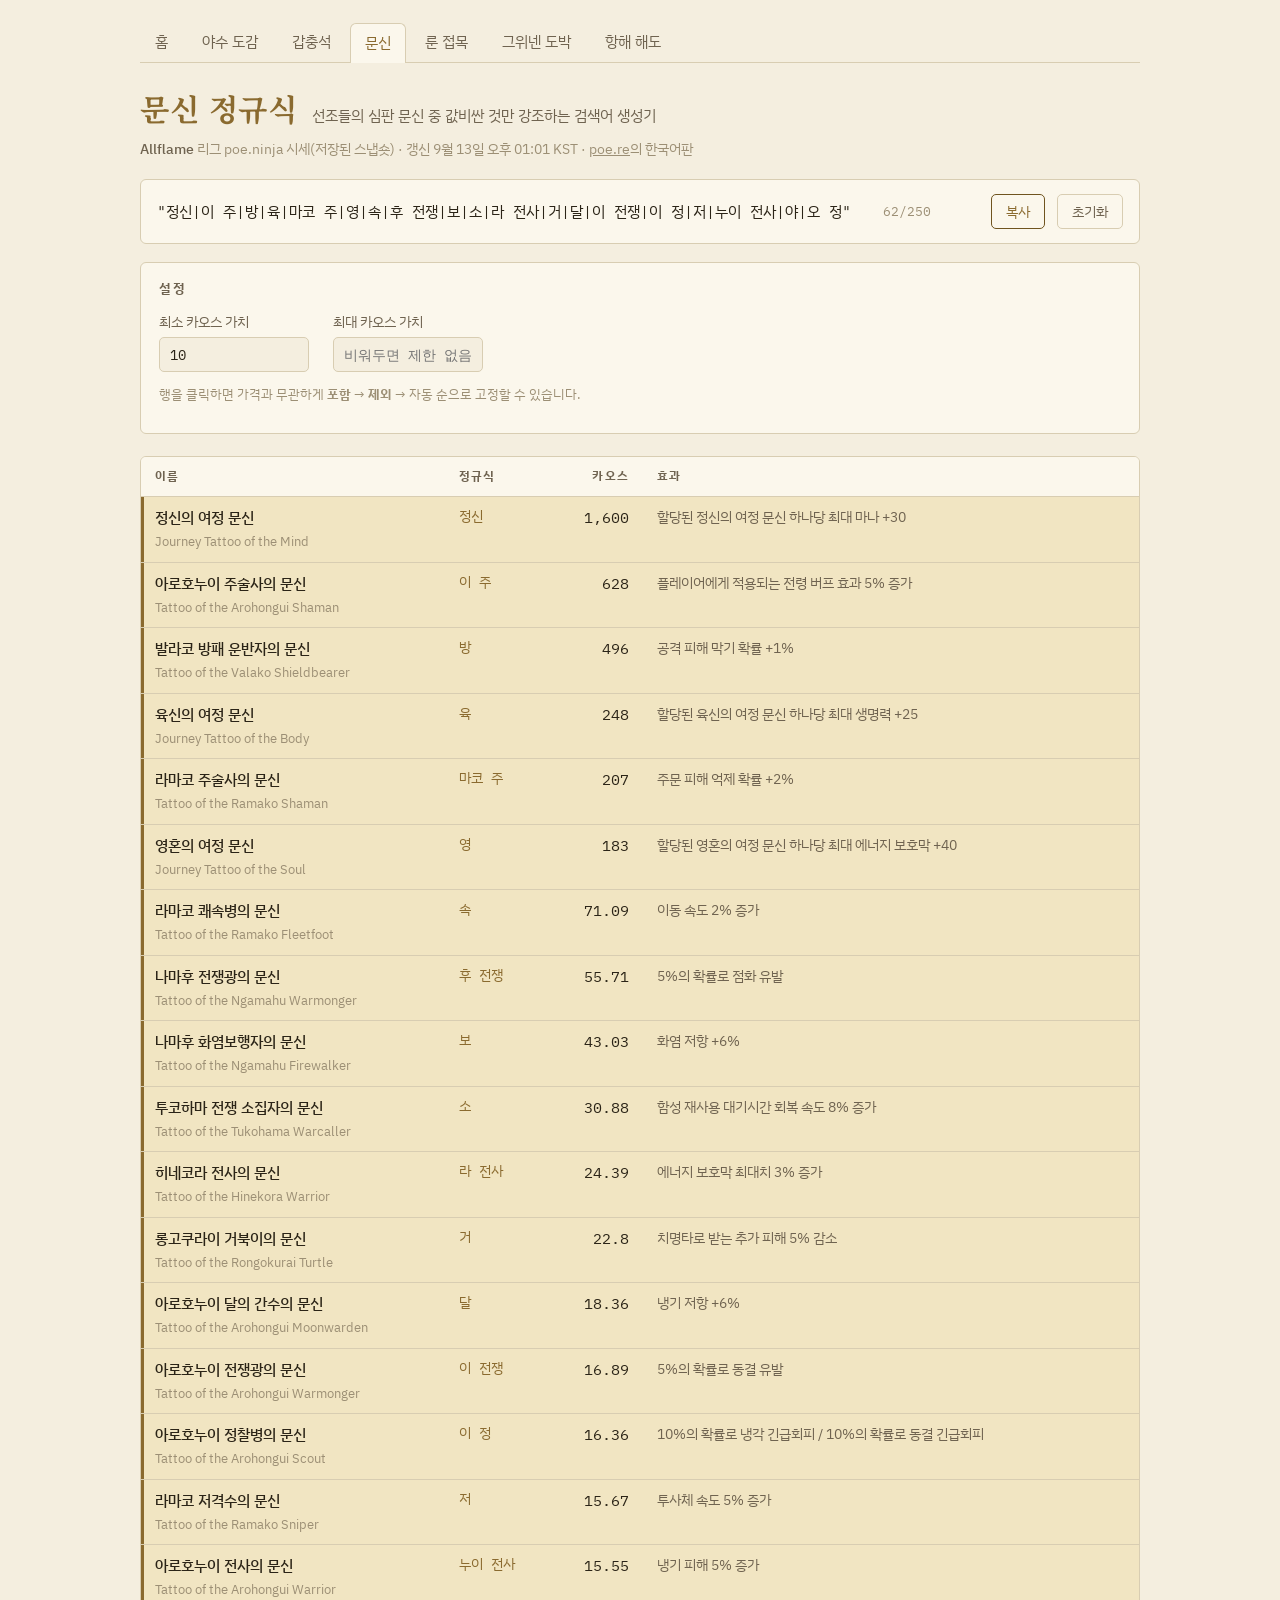
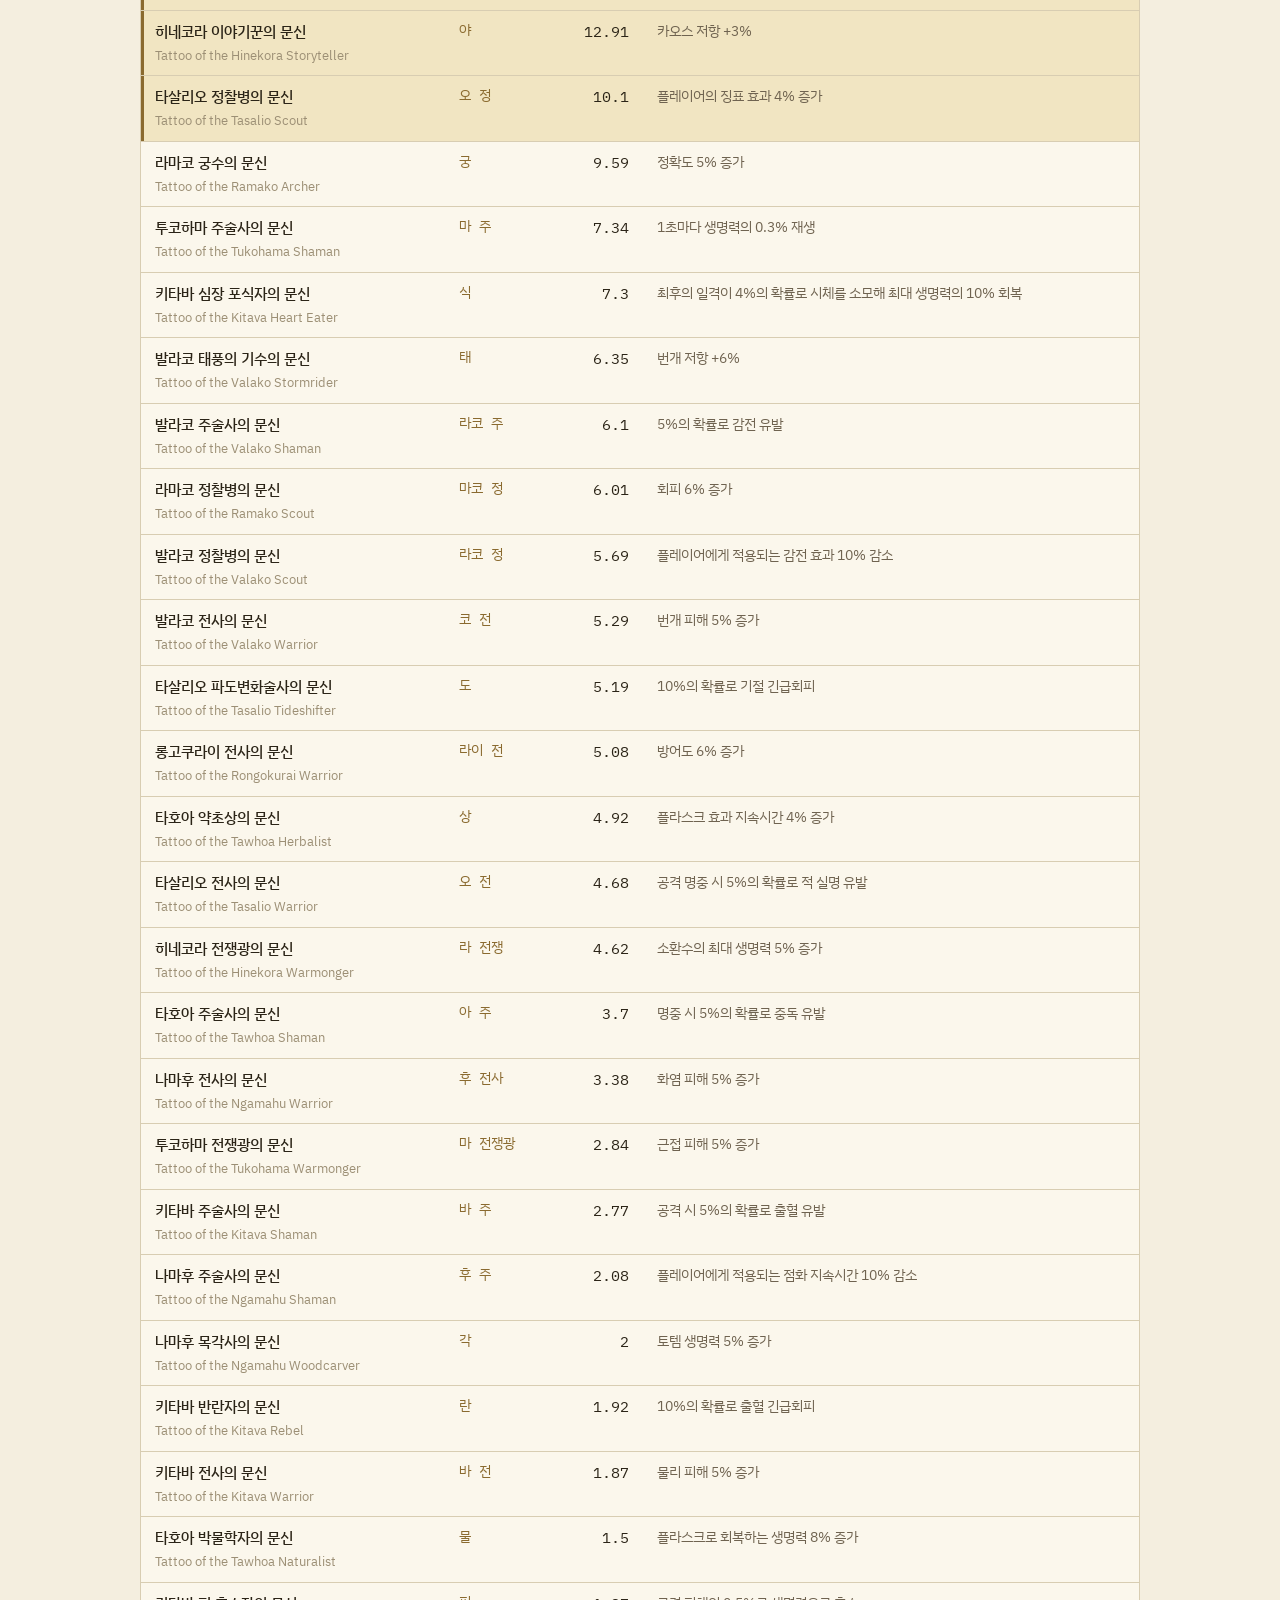
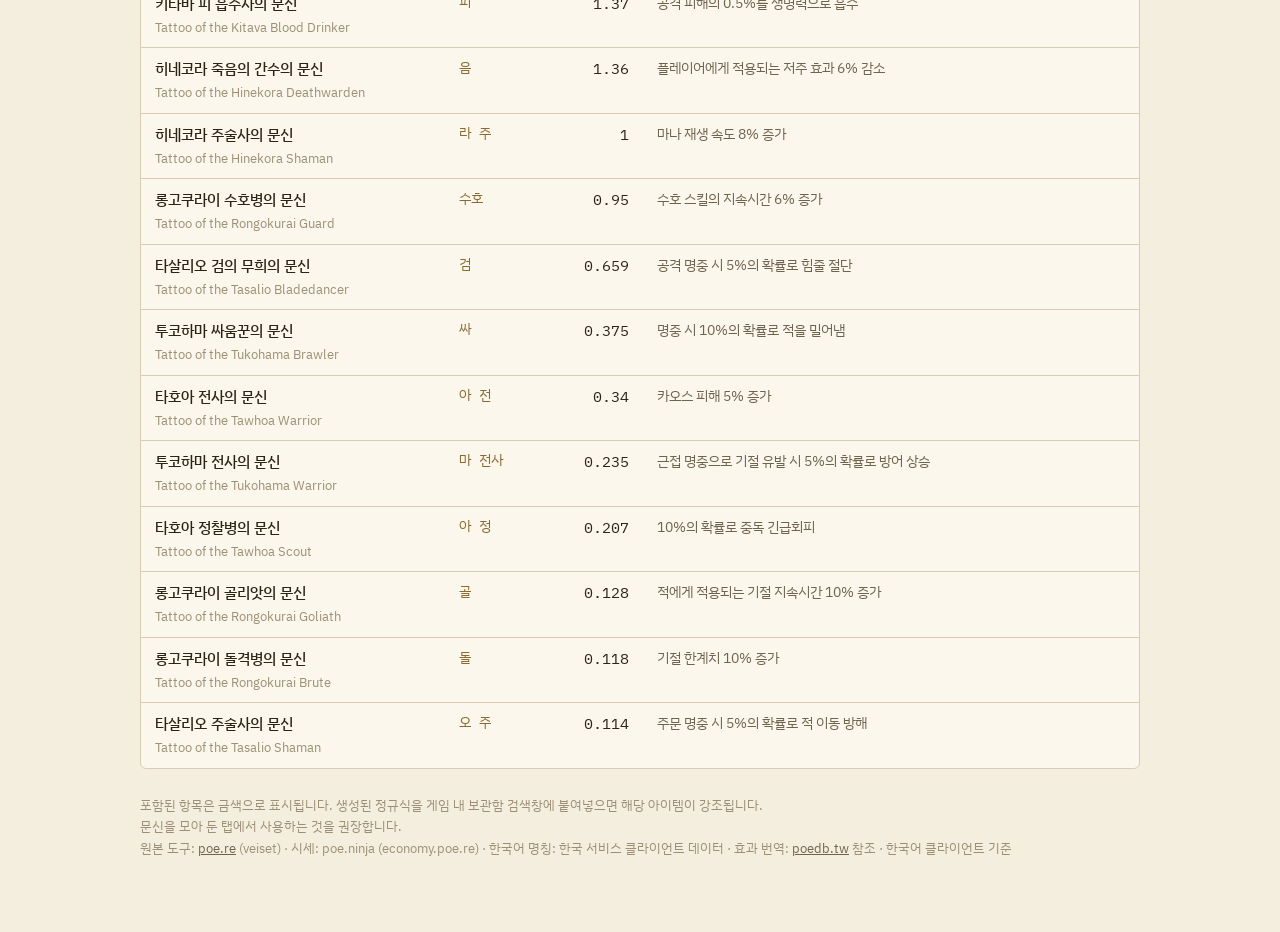
<file: tattoo.html>
<!doctype html>
<html lang="ko">
<head>
<meta charset="utf-8">
<meta name="viewport" content="width=device-width, initial-scale=1.0">
<title>문신 정규식</title>
<link rel="preconnect" href="https://fonts.googleapis.com">
<link rel="preconnect" href="https://fonts.gstatic.com" crossorigin>
<link rel="stylesheet" href="https://fonts.googleapis.com/css2?family=Noto+Serif+KR:wght@600;700&family=IBM+Plex+Sans+KR:wght@400;500;700&family=IBM+Plex+Mono:wght@400;600&display=swap">
<link rel="stylesheet" href="assets/style.css">
</head>
<body>
<div class="wrap">
<nav class="tabs">
  <a href="index.html">홈</a>
  <a href="beast.html">야수 도감</a>
  <a href="scarab.html">갑충석</a>
  <a href="tattoo.html" class="on">문신</a>
  <a href="runegraft.html">룬 접목</a>
  <a href="expedition.html">그위넨 도박</a>
  <a href="boat.html">항해 해도</a>
</nav>
  <header class="site">
    <h1>문신 정규식</h1>
    <span class="sub">선조들의 심판 문신 중 값비싼 것만 강조하는 검색어 생성기</span>
  </header>
  <p class="meta" id="meta">시세 불러오는 중…</p>

  <div class="resultbox">
    <div class="regex" id="out"></div>
    <span class="count" id="count">0/250</span>
    <span class="copied" id="copied">복사됨</span>
    <button id="copy">복사</button>
    <button class="ghost" id="reset">초기화</button>
  </div>

  <div class="panel">
    <h2>설정</h2>
    <div class="fields">
      <div class="field">
        <label for="min">최소 카오스 가치</label>
        <input id="min" type="text" inputmode="numeric" placeholder="예: 10">
      </div>
      <div class="field">
        <label for="max">최대 카오스 가치</label>
        <input id="max" type="text" inputmode="numeric" placeholder="비워두면 제한 없음">
      </div>
    </div>
    <p class="hint">행을 클릭하면 가격과 무관하게 <b>포함</b> → <b>제외</b> → 자동 순으로 고정할 수 있습니다.</p>
  </div>

  <div class="tablewrap">
    <table>
      <thead>
        <tr><th>이름</th><th>정규식</th><th class="num">카오스</th><th>효과</th></tr>
      </thead>
      <tbody id="rows"></tbody>
    </table>
  </div>

  <footer>
    포함된 항목은 금색으로 표시됩니다. 생성된 정규식을 게임 내 보관함 검색창에 붙여넣으면 해당 아이템이 강조됩니다.<br>
    문신을 모아 둔 탭에서 사용하는 것을 권장합니다.<br>
    원본 도구: <a href="https://poe.re">poe.re</a> (veiset) · 시세: poe.ninja (economy.poe.re) · 한국어 명칭: 한국 서비스 클라이언트 데이터 · 효과 번역: <a href="https://poedb.tw/kr/">poedb.tw</a> 참조 · 한국어 클라이언트 기준
  </footer>
</div>

<script>
const DATA = [{"en": "Journey Tattoo of the Soul", "kr": "영혼의 여정 문신", "regex": "영", "desc": "할당된 영혼의 여정 문신 하나당 최대 에너지 보호막 +40", "chaos": 107.2}, {"en": "Tattoo of the Arohongui Warmonger", "kr": "아로호누이 전쟁광의 문신", "regex": "이 전쟁", "desc": "5%의 확률로 동결 유발", "chaos": 20.33}, {"en": "Tattoo of the Arohongui Warrior", "kr": "아로호누이 전사의 문신", "regex": "누이 전사", "desc": "냉기 피해 5% 증가", "chaos": 20.8}, {"en": "Tattoo of the Hinekora Deathwarden", "kr": "히네코라 죽음의 간수의 문신", "regex": "음", "desc": "플레이어에게 적용되는 저주 효과 6% 감소", "chaos": 0.5436}, {"en": "Tattoo of the Hinekora Storyteller", "kr": "히네코라 이야기꾼의 문신", "regex": "야", "desc": "카오스 저항 +3%", "chaos": 4.56}, {"en": "Tattoo of the Hinekora Warmonger", "kr": "히네코라 전쟁광의 문신", "regex": "라 전쟁", "desc": "소환수의 최대 생명력 5% 증가", "chaos": 1.45}, {"en": "Tattoo of the Kitava Heart Eater", "kr": "키타바 심장 포식자의 문신", "regex": "식", "desc": "최후의 일격이 4%의 확률로 시체를 소모해 최대 생명력의 10% 회복", "chaos": 1.42}, {"en": "Tattoo of the Kitava Rebel", "kr": "키타바 반란자의 문신", "regex": "란", "desc": "10%의 확률로 출혈 긴급회피", "chaos": 1.71}, {"en": "Tattoo of the Kitava Warrior", "kr": "키타바 전사의 문신", "regex": "바 전", "desc": "물리 피해 5% 증가", "chaos": 4.64}, {"en": "Tattoo of the Ngamahu Shaman", "kr": "나마후 주술사의 문신", "regex": "후 주", "desc": "플레이어에게 적용되는 점화 지속시간 10% 감소", "chaos": 7.53}, {"en": "Tattoo of the Ngamahu Warmonger", "kr": "나마후 전쟁광의 문신", "regex": "후 전쟁", "desc": "5%의 확률로 점화 유발", "chaos": 46.18}, {"en": "Tattoo of the Ngamahu Warrior", "kr": "나마후 전사의 문신", "regex": "후 전사", "desc": "화염 피해 5% 증가", "chaos": 7.89}, {"en": "Tattoo of the Ramako Archer", "kr": "라마코 궁수의 문신", "regex": "궁", "desc": "정확도 5% 증가", "chaos": 8.29}, {"en": "Tattoo of the Ramako Fleetfoot", "kr": "라마코 쾌속병의 문신", "regex": "속", "desc": "이동 속도 2% 증가", "chaos": 58.06}, {"en": "Tattoo of the Ramako Scout", "kr": "라마코 정찰병의 문신", "regex": "마코 정", "desc": "회피 6% 증가", "chaos": 5.48}, {"en": "Tattoo of the Ramako Sniper", "kr": "라마코 저격수의 문신", "regex": "저", "desc": "투사체 속도 5% 증가", "chaos": 7.66}, {"en": "Tattoo of the Rongokurai Brute", "kr": "롱고쿠라이 돌격병의 문신", "regex": "돌", "desc": "기절 한계치 10% 증가", "chaos": 0.1449}, {"en": "Tattoo of the Rongokurai Guard", "kr": "롱고쿠라이 수호병의 문신", "regex": "수호", "desc": "수호 스킬의 지속시간 6% 증가", "chaos": 0.95}, {"en": "Tattoo of the Rongokurai Turtle", "kr": "롱고쿠라이 거북이의 문신", "regex": "거", "desc": "치명타로 받는 추가 피해 5% 감소", "chaos": 9.43}, {"en": "Tattoo of the Rongokurai Warrior", "kr": "롱고쿠라이 전사의 문신", "regex": "라이 전", "desc": "방어도 6% 증가", "chaos": 2.11}, {"en": "Tattoo of the Tasalio Bladedancer", "kr": "타살리오 검의 무희의 문신", "regex": "검", "desc": "공격 명중 시 5%의 확률로 힘줄 절단", "chaos": 0.2473}, {"en": "Tattoo of the Tasalio Scout", "kr": "타살리오 정찰병의 문신", "regex": "오 정", "desc": "플레이어의 징표 효과 4% 증가", "chaos": 4.33}, {"en": "Tattoo of the Tasalio Tideshifter", "kr": "타살리오 파도변화술사의 문신", "regex": "도", "desc": "10%의 확률로 기절 긴급회피", "chaos": 1.72}, {"en": "Tattoo of the Tasalio Warrior", "kr": "타살리오 전사의 문신", "regex": "오 전", "desc": "공격 명중 시 5%의 확률로 적 실명 유발", "chaos": 1.8}, {"en": "Tattoo of the Tawhoa Herbalist", "kr": "타호아 약초상의 문신", "regex": "상", "desc": "플라스크 효과 지속시간 4% 증가", "chaos": 4.01}, {"en": "Tattoo of the Tawhoa Scout", "kr": "타호아 정찰병의 문신", "regex": "아 정", "desc": "10%의 확률로 중독 긴급회피", "chaos": 0.75}, {"en": "Tattoo of the Tawhoa Shaman", "kr": "타호아 주술사의 문신", "regex": "아 주", "desc": "명중 시 5%의 확률로 중독 유발", "chaos": 3.51}, {"en": "Tattoo of the Tukohama Shaman", "kr": "투코하마 주술사의 문신", "regex": "마 주", "desc": "1초마다 생명력의 0.3% 재생", "chaos": 7.31}, {"en": "Tattoo of the Tukohama Warrior", "kr": "투코하마 전사의 문신", "regex": "마 전사", "desc": "근접 명중으로 기절 유발 시 5%의 확률로 방어 상승", "chaos": 0.557}, {"en": "Tattoo of the Valako Scout", "kr": "발라코 정찰병의 문신", "regex": "라코 정", "desc": "플레이어에게 적용되는 감전 효과 10% 감소", "chaos": 16.43}, {"en": "Tattoo of the Valako Shaman", "kr": "발라코 주술사의 문신", "regex": "라코 주", "desc": "5%의 확률로 감전 유발", "chaos": 15.3}, {"en": "Tattoo of the Valako Shieldbearer", "kr": "발라코 방패 운반자의 문신", "regex": "방", "desc": "공격 피해 막기 확률 +1%", "chaos": 479.5}, {"en": "Tattoo of the Valako Stormrider", "kr": "발라코 태풍의 기수의 문신", "regex": "태", "desc": "번개 저항 +6%", "chaos": 16.3}, {"en": "Tattoo of the Valako Warrior", "kr": "발라코 전사의 문신", "regex": "코 전", "desc": "번개 피해 5% 증가", "chaos": 15.86}, {"en": "Journey Tattoo of the Mind", "kr": "정신의 여정 문신", "regex": "정신", "desc": "할당된 정신의 여정 문신 하나당 최대 마나 +30", "chaos": 1600}, {"en": "Journey Tattoo of the Body", "kr": "육신의 여정 문신", "regex": "육", "desc": "할당된 육신의 여정 문신 하나당 최대 생명력 +25", "chaos": 248.1}, {"en": "Tattoo of the Arohongui Moonwarden", "kr": "아로호누이 달의 간수의 문신", "regex": "달", "desc": "냉기 저항 +6%", "chaos": 21.16}, {"en": "Tattoo of the Arohongui Scout", "kr": "아로호누이 정찰병의 문신", "regex": "이 정", "desc": "10%의 확률로 냉각 긴급회피 / 10%의 확률로 동결 긴급회피", "chaos": 20.76}, {"en": "Tattoo of the Arohongui Shaman", "kr": "아로호누이 주술사의 문신", "regex": "이 주", "desc": "플레이어에게 적용되는 전령 버프 효과 5% 증가", "chaos": 523.5}, {"en": "Tattoo of the Hinekora Shaman", "kr": "히네코라 주술사의 문신", "regex": "라 주", "desc": "마나 재생 속도 8% 증가", "chaos": 0.6833}, {"en": "Tattoo of the Hinekora Warrior", "kr": "히네코라 전사의 문신", "regex": "라 전사", "desc": "에너지 보호막 최대치 3% 증가", "chaos": 10.12}, {"en": "Tattoo of the Kitava Blood Drinker", "kr": "키타바 피 흡수자의 문신", "regex": "피", "desc": "공격 피해의 0.5%를 생명력으로 흡수", "chaos": 1.09}, {"en": "Tattoo of the Kitava Shaman", "kr": "키타바 주술사의 문신", "regex": "바 주", "desc": "공격 시 5%의 확률로 출혈 유발", "chaos": 1.87}, {"en": "Tattoo of the Ngamahu Firewalker", "kr": "나마후 화염보행자의 문신", "regex": "보", "desc": "화염 저항 +6%", "chaos": 69.26}, {"en": "Tattoo of the Ngamahu Woodcarver", "kr": "나마후 목각사의 문신", "regex": "각", "desc": "토템 생명력 5% 증가", "chaos": 8.44}, {"en": "Tattoo of the Ramako Shaman", "kr": "라마코 주술사의 문신", "regex": "마코 주", "desc": "주문 피해 억제 확률 +2%", "chaos": 113.5}, {"en": "Tattoo of the Tasalio Shaman", "kr": "타살리오 주술사의 문신", "regex": "오 주", "desc": "주문 명중 시 5%의 확률로 적 이동 방해", "chaos": 0.15}, {"en": "Tattoo of the Tawhoa Naturalist", "kr": "타호아 박물학자의 문신", "regex": "물", "desc": "플라스크로 회복하는 생명력 8% 증가", "chaos": 1.78}, {"en": "Tattoo of the Tawhoa Warrior", "kr": "타호아 전사의 문신", "regex": "아 전", "desc": "카오스 피해 5% 증가", "chaos": 0.7695}, {"en": "Tattoo of the Tukohama Brawler", "kr": "투코하마 싸움꾼의 문신", "regex": "싸", "desc": "명중 시 10%의 확률로 적을 밀어냄", "chaos": 1.14}, {"en": "Tattoo of the Tukohama Warcaller", "kr": "투코하마 전쟁 소집자의 문신", "regex": "소", "desc": "함성 재사용 대기시간 회복 속도 8% 증가", "chaos": 8.37}, {"en": "Tattoo of the Tukohama Warmonger", "kr": "투코하마 전쟁광의 문신", "regex": "마 전쟁광", "desc": "근접 피해 5% 증가", "chaos": 5.59}, {"en": "Tattoo of the Rongokurai Goliath", "kr": "롱고쿠라이 골리앗의 문신", "regex": "골", "desc": "적에게 적용되는 기절 지속시간 10% 증가", "chaos": 0.5}];
const CAT = "Tattoo";
const ECONOMY = "https://economy.poe.re";
const LS_KEY = "poekr-tattoo";
const $ = (id) => document.getElementById(id);
const defaults = {min:"10", max:"", manual:{}};
let st = loadSettings();
let items = [];

function loadSettings(){
  try{ return {...defaults, ...JSON.parse(localStorage.getItem(LS_KEY) || "{}")}; }
  catch(e){ return {...defaults}; }
}
function save(){ try{ localStorage.setItem(LS_KEY, JSON.stringify(st)); }catch(e){} }

function generate(){
  const minV = st.min === "" ? 0 : Number(st.min);
  const maxV = st.max === "" ? Infinity : Number(st.max);
  const pinned = items.filter(b => st.manual[b.en] === "in");
  const auto = items.filter(b => st.manual[b.en] === undefined && b.chaos >= minV && b.chaos <= maxV && b.chaos > 0);
  let acc = "", done = false;
  for(const b of pinned.concat(auto)){
    if(done) continue;
    if(acc.length + b.regex.length + 3 > 250){ done = true; continue; }
    acc += "|" + b.regex;
  }
  const body = acc.substring(1);
  return body === "" ? "" : '"' + body + '"';
}

function fmtChaos(v){ return v >= 100 ? Math.round(v).toLocaleString() : v.toLocaleString(); }
function esc(s){ return s.replace(/&/g,"&amp;").replace(/</g,"&lt;"); }

function render(){
  save();
  const result = generate();
  $("out").textContent = result;
  const c = $("count");
  c.textContent = result.length + "/250";
  c.classList.toggle("over", result.length > 250);
  const parts = result === "" ? [] : result.replace(/^"|"$/g, "").split("|");
  $("rows").innerHTML = items.map((b,i) => {
    const m = st.manual[b.en];
    const included = parts.includes(b.regex);
    const cls = (included ? "inc" : "") + (m === "out" ? " dim" : "") + " click";
    const tag = m === "in" ? '<span class="tag pin">포함 고정</span>' : m === "out" ? '<span class="tag ban">제외</span>' : "";
    return `<tr class="${cls}" data-i="${i}">
      <td class="name"><span class="kr-name">${esc(b.kr)}</span>${tag}<br><span class="en-name">${esc(b.en)}</span></td>
      <td class="rgx">${esc(b.regex)}</td>
      <td class="chaos">${b.chaos > 0 ? fmtChaos(b.chaos) : "—"}</td>
      <td class="recipe">${esc(b.desc)}</td>
    </tr>`;
  }).join("");
}

function fmtKst(iso){
  const d = new Date(iso);
  if(isNaN(d)) return iso;
  return d.toLocaleString("ko-KR", {timeZone:"Asia/Seoul", month:"long", day:"numeric", hour:"2-digit", minute:"2-digit"}) + " KST";
}
async function fetchJson(url){
  const r = await fetch(url, {cache:"no-cache"});
  if(!r.ok) throw new Error(url + " -> " + r.status);
  return r.json();
}

async function load(){
  let league = "Standard";
  try{ league = (await fetchJson("data/league.json")).league; }catch(e){}
  let eco = null, updated = "", source = "";
  try{
    eco = await fetchJson(`${ECONOMY}/tattoo/eco_${encodeURIComponent(league)}_Tattoo.json`);
    try{ const r = await fetch(`${ECONOMY}/generated.txt`, {cache:"no-cache"}); if(r.ok) updated = await r.text(); }catch(e){}
    source = "실시간";
  }catch(e){
    try{
      eco = await fetchJson("data/prices_Tattoo.json");
      try{ updated = await (await fetch("data/updated.txt")).text(); }catch(e2){}
      source = "저장된 스냅숏";
    }catch(e2){}
  }
  if(eco){
    const byId = new Map(eco.items.map(it => [it.id, it.name]));
    const price = new Map();
    for(const l of eco.lines){ const n = byId.get(l.id); if(n) price.set(n, l.primaryValue ?? 0); }
    items = DATA.map(d => ({...d, chaos: price.get(d.en) ?? d.chaos ?? 0}));
    $("meta").innerHTML = `<b>${esc(league)}</b> 리그 poe.ninja 시세(${source}) · 갱신 ${esc(fmtKst(updated.trim()))} · <a href="https://poe.re">poe.re</a>의 한국어판`;
  }else{
    items = DATA.slice();
    $("meta").textContent = "시세를 불러오지 못해 내장 스냅숏으로 표시합니다.";
  }
  items.sort((a,b) => b.chaos - a.chaos);
  render();
}

$("min").value = st.min; $("max").value = st.max;
$("min").addEventListener("input", e => { st.min = e.target.value.trim(); render(); });
$("max").addEventListener("input", e => { st.max = e.target.value.trim(); render(); });
$("rows").addEventListener("click", e => {
  const tr = e.target.closest("tr[data-i]");
  if(!tr) return;
  const b = items[Number(tr.dataset.i)];
  const cur = st.manual[b.en];
  if(cur === undefined) st.manual[b.en] = "in";
  else if(cur === "in") st.manual[b.en] = "out";
  else delete st.manual[b.en];
  render();
});
$("copy").addEventListener("click", () => {
  navigator.clipboard.writeText($("out").textContent).then(() => {
    $("copied").classList.add("show");
    setTimeout(() => $("copied").classList.remove("show"), 1400);
  });
});
$("reset").addEventListener("click", () => { st = {...defaults, manual:{}}; $("min").value = st.min; $("max").value = st.max; render(); });
load();
</script>
</body>
</html>
</file>
<file: assets/style.css>
:root{
  --bg:#17140f; --surface:#211c15; --surface2:#2a241a; --line:#3a3226;
  --ink:#e8ddc4; --ink-dim:#a89a7c; --ink-faint:#6f6350;
  --gold:#d4b06a; --gold-deep:#a8873f;
  --crimson:#d4675a; --crimson-dim:#8a4038;
  --violet:#a98fd6; --green:#8fae6b;
  --hl:#2e2717; --hl-line:#57492a;
  --focus:#e0c079;
}
@media (prefers-color-scheme: light){
  :root:not([data-theme="dark"]){
    --bg:#f4eedf; --surface:#fbf7ec; --surface2:#efe7d3; --line:#d8cdb2;
    --ink:#2b2417; --ink-dim:#6f6350; --ink-faint:#9c8f75;
    --gold:#8a6a2f; --gold-deep:#6f541f;
    --crimson:#a53d31; --crimson-dim:#c78379;
    --violet:#6a4fa3; --green:#5c7a3a;
    --hl:#f1e5c2; --hl-line:#cdb271;
    --focus:#8a6a2f;
  }
}
:root[data-theme="light"]{
  --bg:#f4eedf; --surface:#fbf7ec; --surface2:#efe7d3; --line:#d8cdb2;
  --ink:#2b2417; --ink-dim:#6f6350; --ink-faint:#9c8f75;
  --gold:#8a6a2f; --gold-deep:#6f541f;
  --crimson:#a53d31; --crimson-dim:#c78379;
  --violet:#6a4fa3; --green:#5c7a3a;
  --hl:#f1e5c2; --hl-line:#cdb271;
  --focus:#8a6a2f;
}
*{box-sizing:border-box}
body{
  margin:0; background:var(--bg); color:var(--ink);
  font-family:"IBM Plex Sans KR","Apple SD Gothic Neo","Malgun Gothic",sans-serif;
  font-size:15px; line-height:1.55;
}
.wrap{max-width:1040px; margin:0 auto; padding:22px 20px 72px}
nav.tabs{
  display:flex; gap:4px; flex-wrap:wrap; margin-bottom:22px;
  border-bottom:1px solid var(--line); padding-bottom:0;
}
nav.tabs a{
  color:var(--ink-dim); text-decoration:none; font-size:.92rem; padding:8px 14px;
  border:1px solid transparent; border-bottom:none; border-radius:6px 6px 0 0;
}
nav.tabs a:hover{color:var(--ink); background:var(--surface2)}
nav.tabs a.on{
  color:var(--gold); background:var(--surface); border-color:var(--line);
  position:relative; top:1px;
}
header.site{display:flex; align-items:baseline; gap:14px; flex-wrap:wrap; margin-bottom:6px}
h1{
  font-family:"Noto Serif KR",serif; font-weight:700; font-size:1.9rem; margin:0;
  color:var(--gold); letter-spacing:.02em; text-wrap:balance;
}
.sub{color:var(--ink-dim); font-size:.92rem}
.meta{color:var(--ink-faint); font-size:.85rem; margin:2px 0 20px}
.meta b{color:var(--ink-dim); font-weight:500}
.meta a{color:inherit}

.resultbox{
  background:var(--surface); border:1px solid var(--line); border-radius:6px;
  padding:14px 16px; display:flex; gap:12px; align-items:center; margin-bottom:18px;
}
.regex{
  flex:1; font-family:"IBM Plex Mono","IBM Plex Sans KR",monospace; font-size:.95rem;
  color:var(--ink); word-break:break-all; min-height:1.4em; user-select:all;
}
.regex:empty::before{content:"조건에 맞는 항목이 없습니다"; color:var(--ink-faint)}
.count{font-family:"IBM Plex Mono",monospace; font-size:.8rem; color:var(--ink-faint); white-space:nowrap; font-variant-numeric:tabular-nums}
.count.over{color:var(--crimson); font-weight:600}
button{
  font-family:inherit; font-size:.88rem; cursor:pointer; border-radius:5px;
  border:1px solid var(--gold-deep); background:transparent; color:var(--gold);
  padding:7px 14px; transition:background .15s,color .15s;
}
button:hover{background:var(--gold); color:var(--bg); border-color:var(--gold)}
button:focus-visible,input:focus-visible{outline:2px solid var(--focus); outline-offset:2px}
button.ghost{border-color:var(--line); color:var(--ink-dim)}
button.ghost:hover{background:var(--surface2); color:var(--ink); border-color:var(--ink-faint)}

.panel{
  background:var(--surface); border:1px solid var(--line); border-radius:6px;
  padding:16px 18px; margin-bottom:22px;
}
.panel h2{
  margin:0 0 12px; font-size:.8rem; font-weight:700; letter-spacing:.12em;
  color:var(--ink-dim); text-transform:uppercase;
}
.fields{display:flex; gap:24px; flex-wrap:wrap; margin-bottom:12px}
.field{display:flex; flex-direction:column; gap:5px}
.field label{font-size:.85rem; color:var(--ink-dim)}
.field input{
  width:150px; background:var(--bg); border:1px solid var(--line); border-radius:5px;
  color:var(--ink); padding:7px 10px; font-family:"IBM Plex Mono",monospace; font-size:.9rem;
}
.checks{display:flex; flex-direction:column; gap:8px; border-top:1px solid var(--line); padding-top:12px}
.checks label{display:flex; gap:9px; align-items:center; cursor:pointer; font-size:.92rem}
.checks input{accent-color:var(--gold); width:16px; height:16px}
.hint{color:var(--ink-faint); font-size:.82rem; margin-top:10px}

.tablewrap{overflow-x:auto; border:1px solid var(--line); border-radius:6px; background:var(--surface)}
table{border-collapse:collapse; width:100%; min-width:760px}
th{
  text-align:left; font-size:.76rem; letter-spacing:.1em; color:var(--ink-dim);
  font-weight:700; padding:10px 14px; border-bottom:1px solid var(--line);
  position:sticky; top:0; background:var(--surface);
}
th.num{text-align:right}
td{padding:9px 14px; border-bottom:1px solid var(--line); vertical-align:top}
tr:last-child td{border-bottom:none}
td.name{white-space:nowrap}
.kr-name{font-weight:500}
.en-name{color:var(--ink-faint); font-size:.8rem}
td.rgx{font-family:"IBM Plex Mono","IBM Plex Sans KR",monospace; font-size:.85rem; color:var(--gold); white-space:nowrap}
td.chaos{text-align:right; font-family:"IBM Plex Mono",monospace; font-variant-numeric:tabular-nums; white-space:nowrap}
td.recipe{color:var(--ink-dim); font-size:.86rem; max-width:420px}
tr.inc{background:var(--hl); box-shadow:inset 3px 0 0 var(--gold)}
tr.dim{opacity:.38}
tr.click{cursor:pointer}
.tag{
  display:inline-block; font-size:.7rem; padding:1px 7px; border-radius:9px;
  border:1px solid; margin-left:6px; vertical-align:1px;
}
.tag.red{color:var(--crimson); border-color:var(--crimson-dim)}
.tag.harv{color:var(--violet); border-color:var(--violet)}
.tag.pin{color:var(--green); border-color:var(--green)}
.tag.ban{color:var(--crimson); border-color:var(--crimson-dim)}
footer{margin-top:26px; color:var(--ink-faint); font-size:.8rem; line-height:1.7}
footer a{color:var(--ink-dim)}
.copied{color:var(--green); font-size:.85rem; opacity:0; transition:opacity .3s}
.copied.show{opacity:1}

.cards{display:grid; grid-template-columns:repeat(auto-fill,minmax(230px,1fr)); gap:14px; margin-top:8px}
.card{
  display:block; background:var(--surface); border:1px solid var(--line); border-radius:6px;
  padding:16px 18px; text-decoration:none; color:var(--ink);
  transition:border-color .15s, background .15s;
}
.card:hover{border-color:var(--gold-deep); background:var(--surface2)}
.card h3{margin:0 0 6px; font-family:"Noto Serif KR",serif; color:var(--gold); font-size:1.1rem}
.card p{margin:0; color:var(--ink-dim); font-size:.86rem}
.card .soon{color:var(--ink-faint); font-size:.78rem}
@media (prefers-reduced-motion: reduce){ *{transition:none !important} }
</file>
